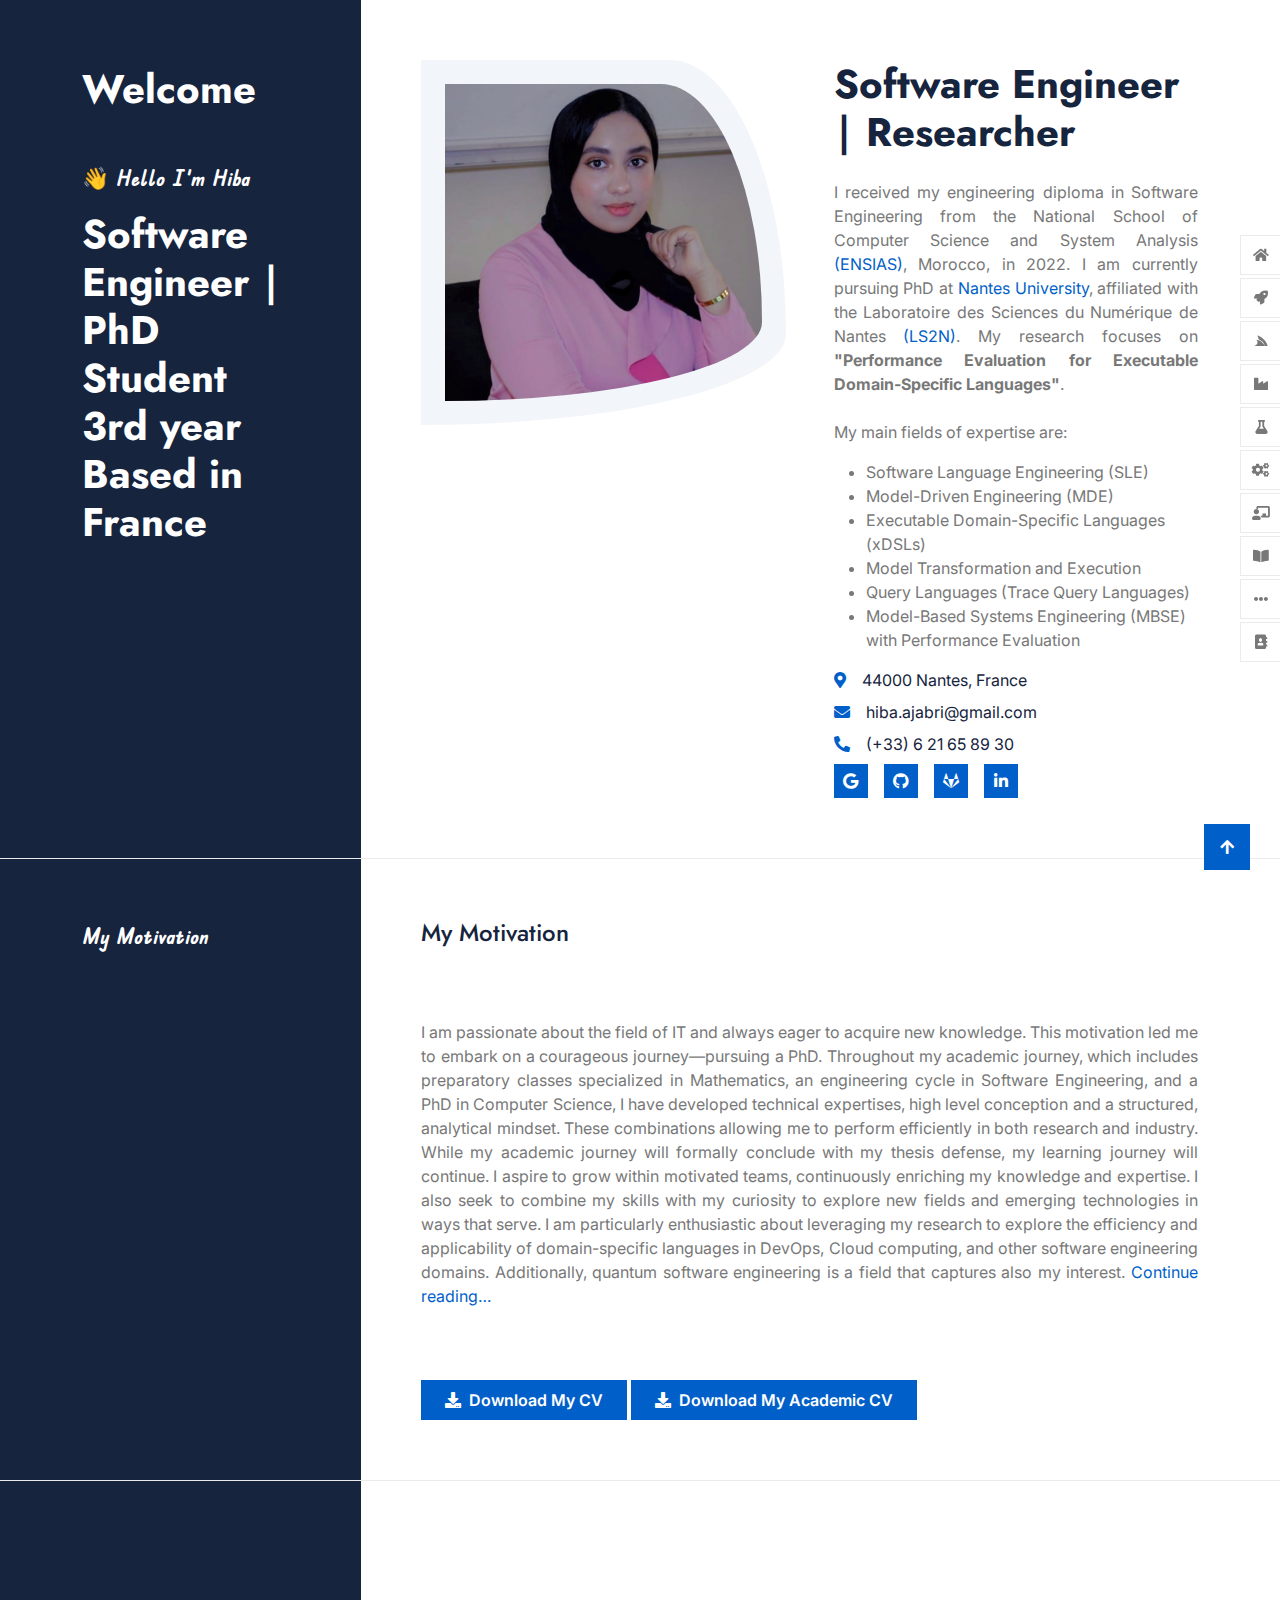
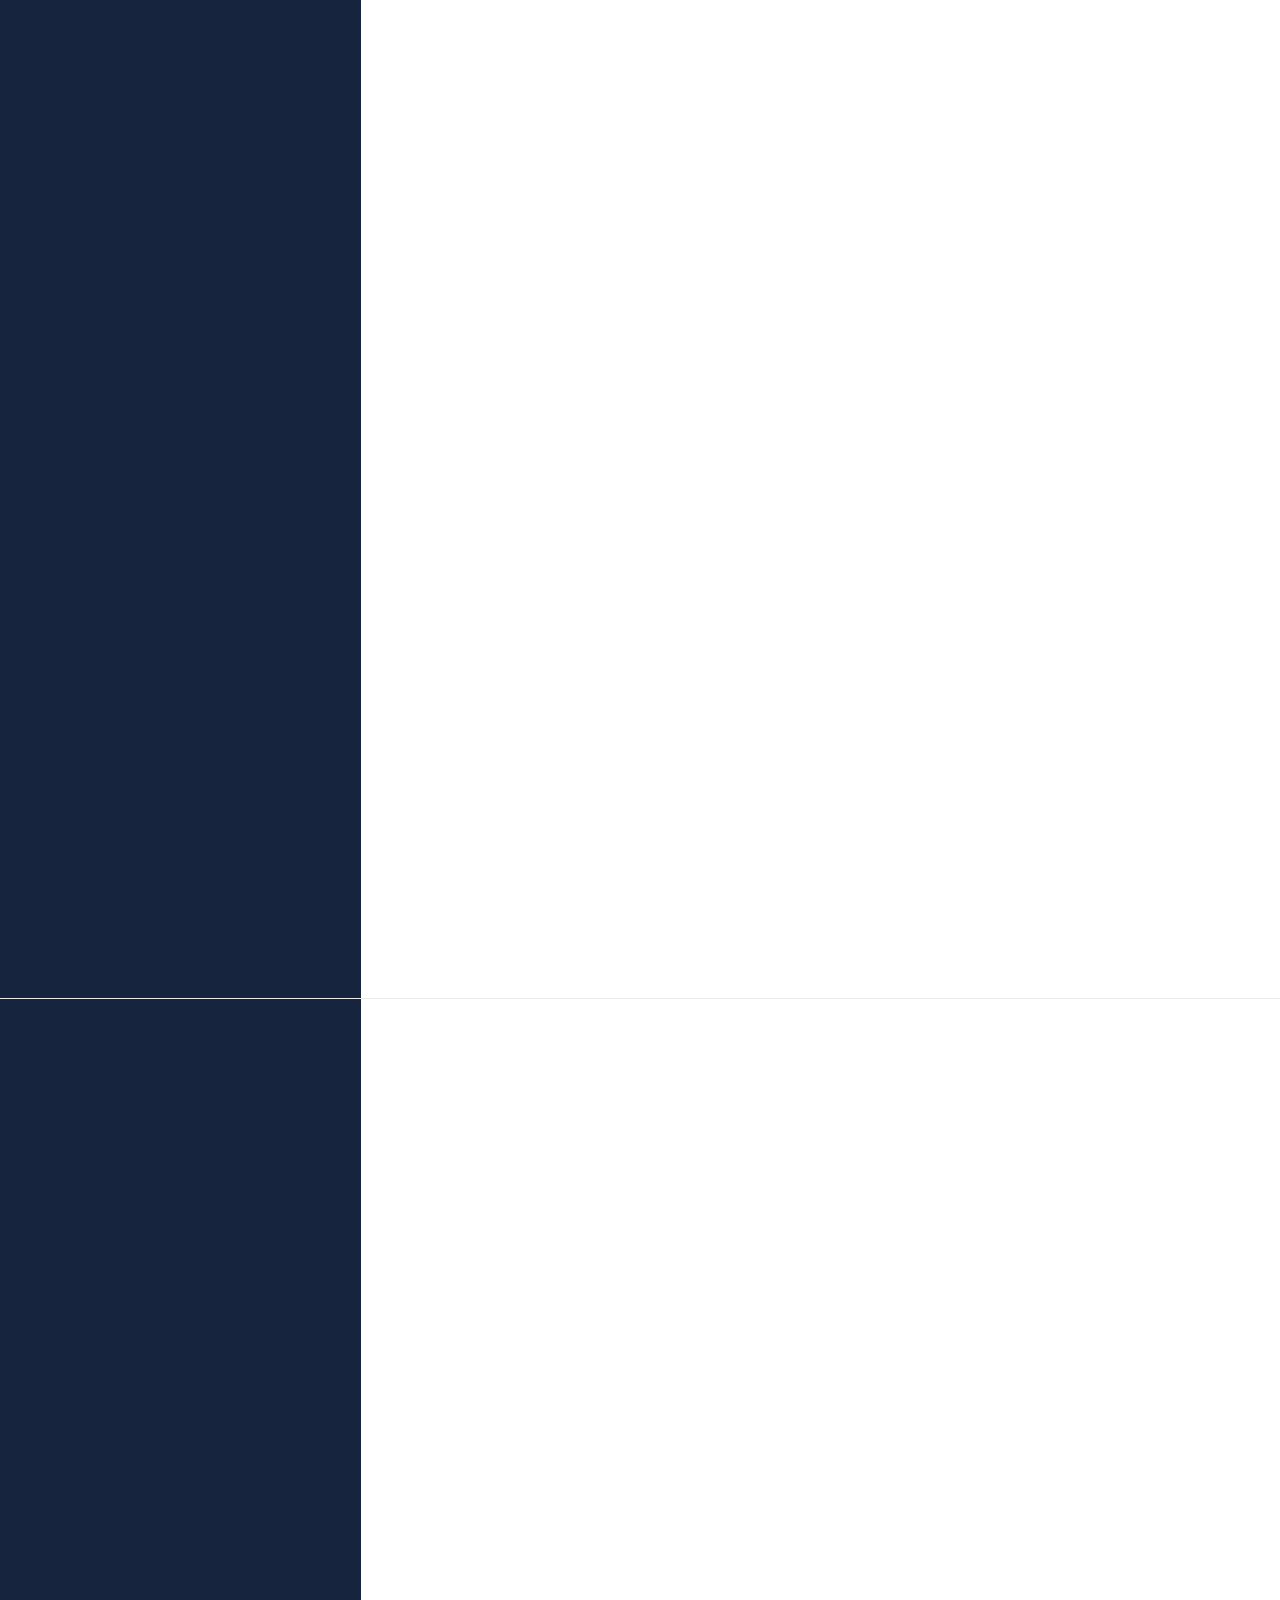
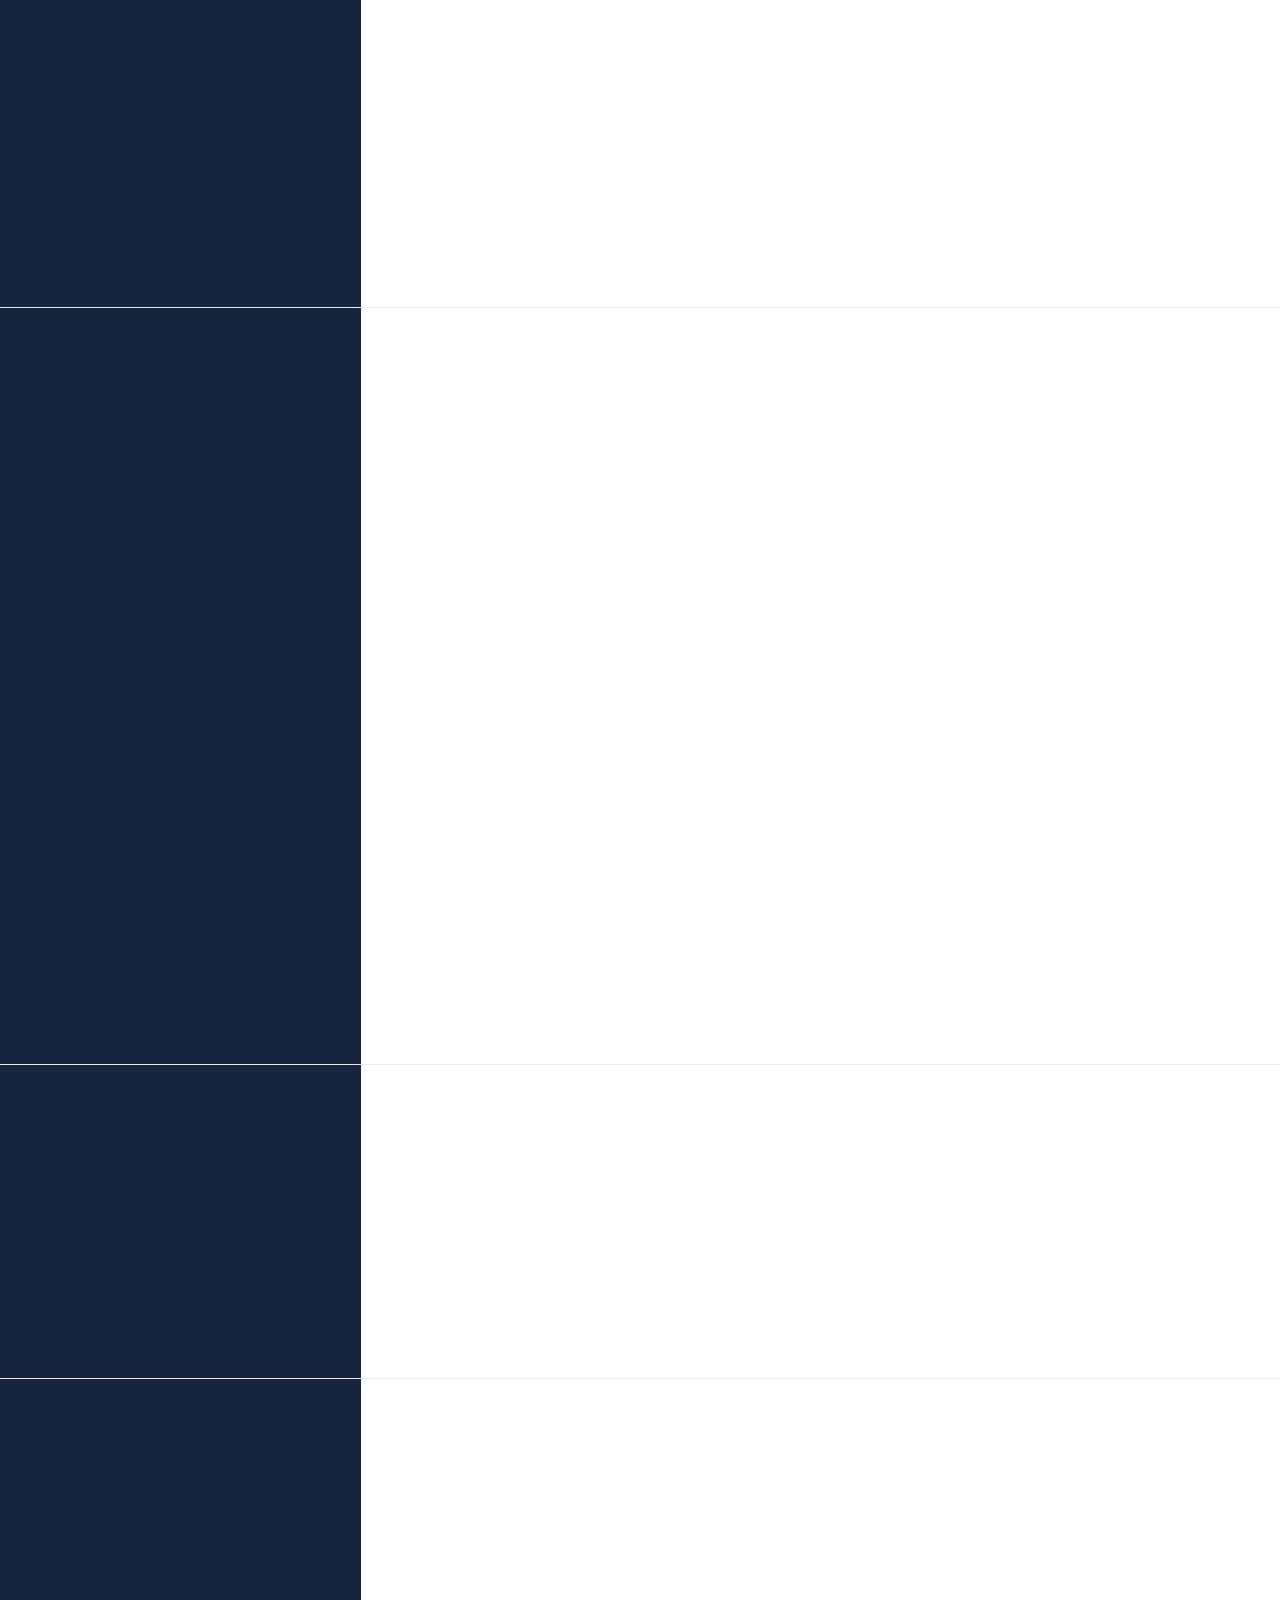
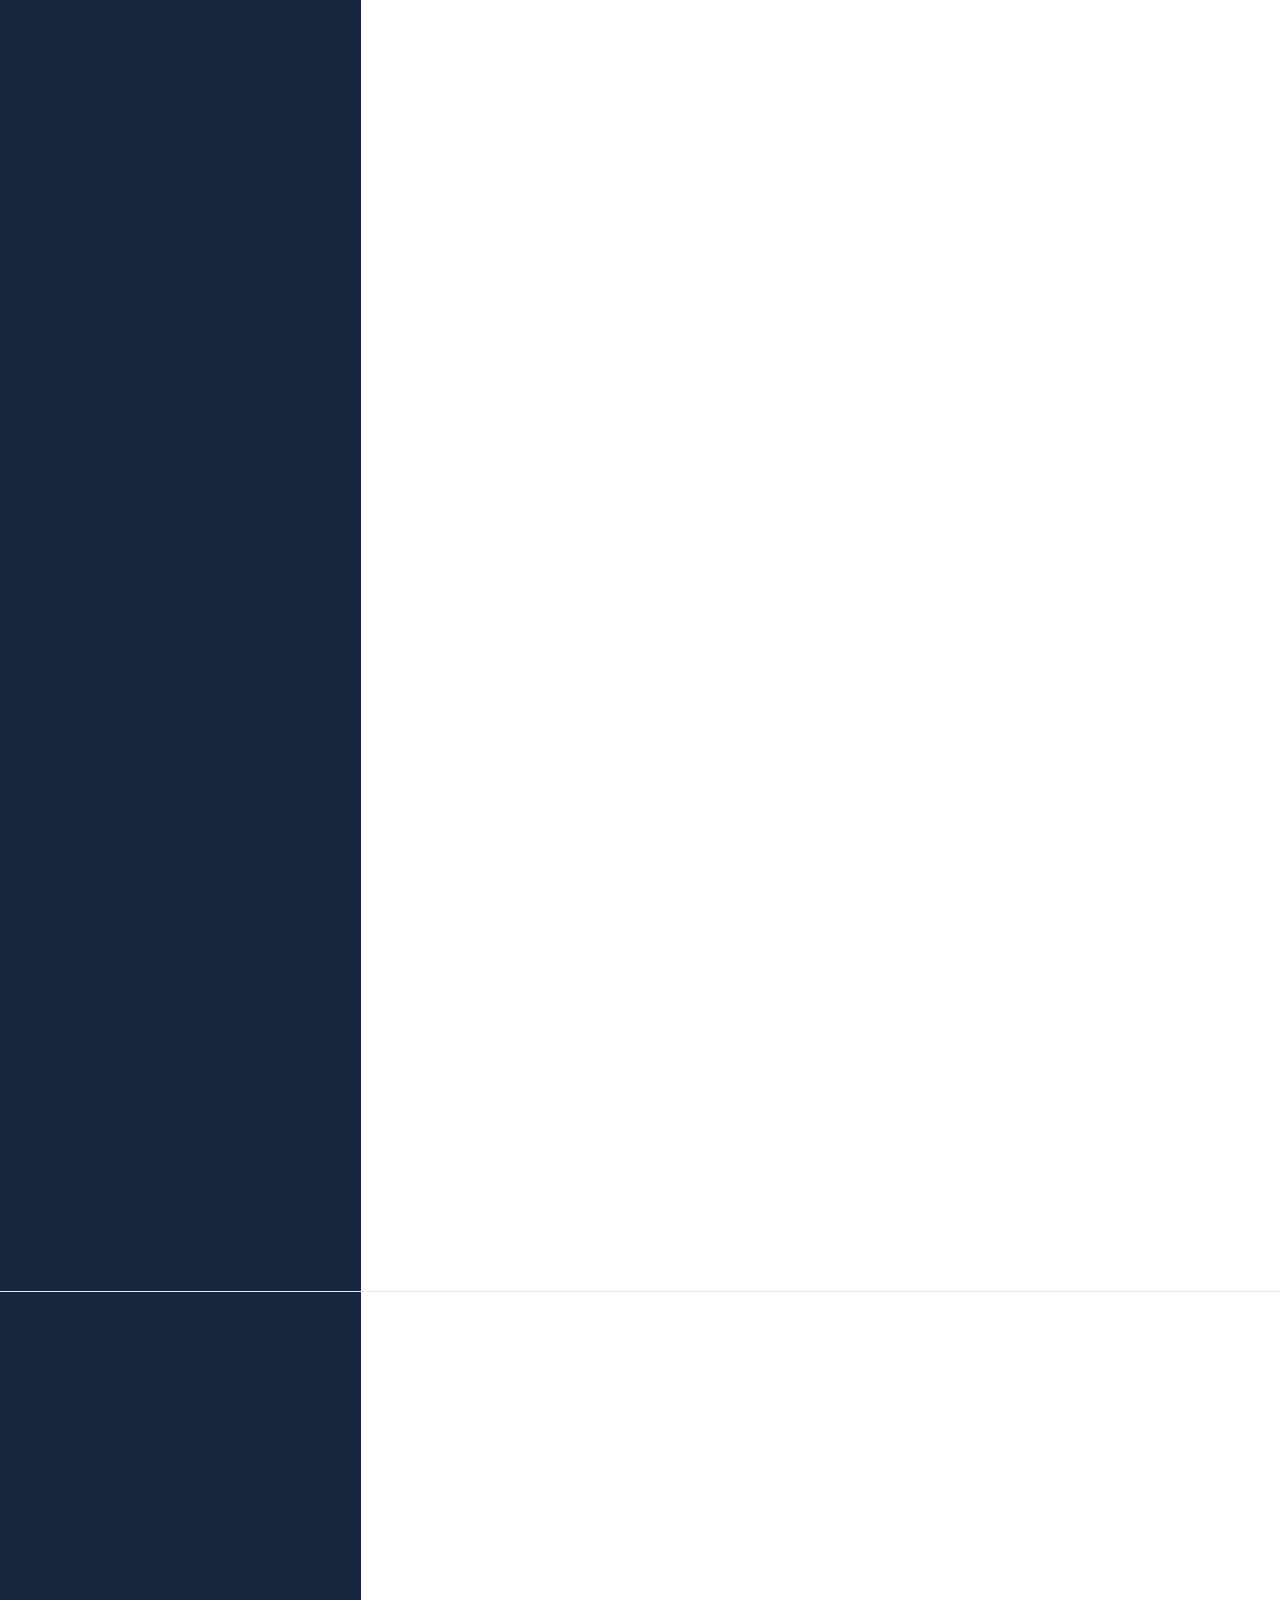
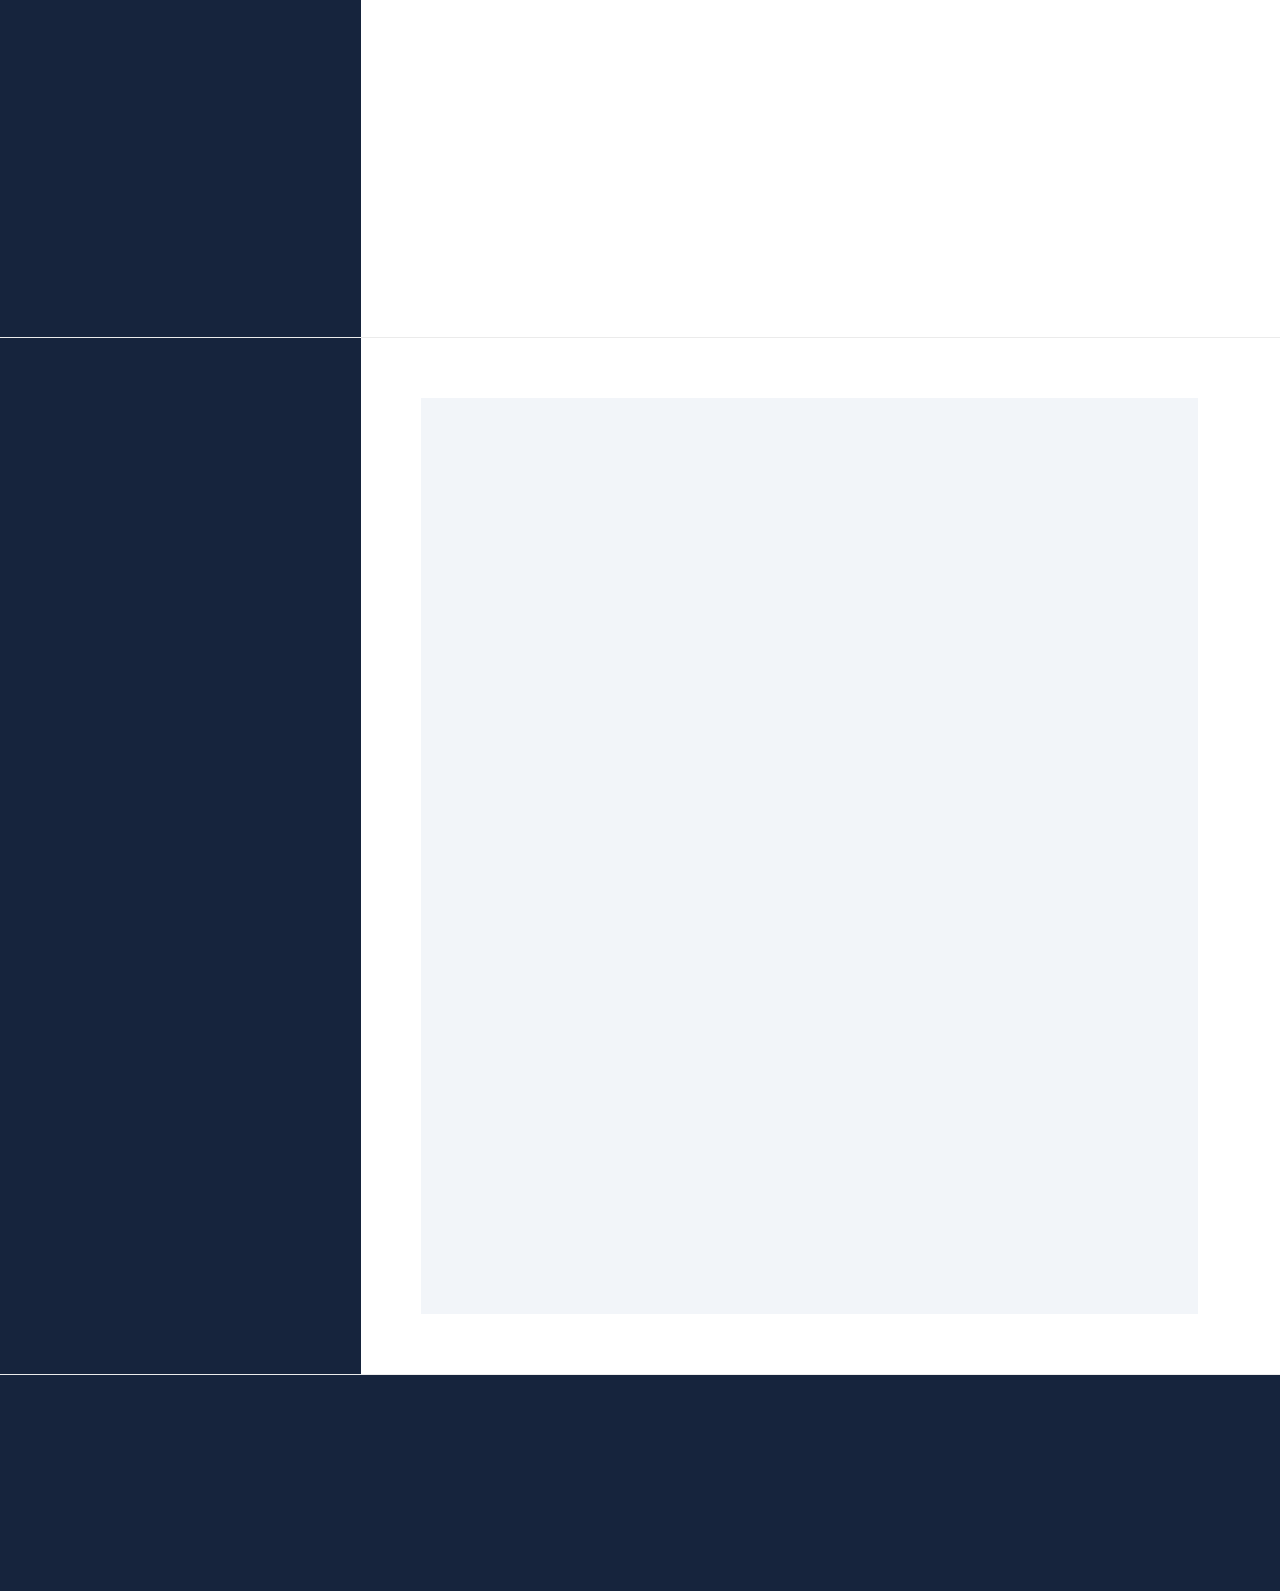
<file: index.html>
<!DOCTYPE html>
<html lang="en">

    <head>
        <meta charset="utf-8">
        <title>Hiba AJABRI - Official page</title>
        <link rel="shortcut icon" href="assets/images/hiba_logo.PNG">
        <meta content="width=device-width, initial-scale=1.0" name="viewport">
        <meta content="" name="keywords">
        <meta content="" name="description">

        <!-- Google Web Fonts -->
        <link rel="preconnect" href="https://fonts.googleapis.com">
        <link rel="preconnect" href="https://fonts.gstatic.com" crossorigin>
        <link href="https://fonts.googleapis.com/css2?family=Inter:wght@100..900&family=Edu+TAS+Beginner:wght@400..700&family=Jost:ital,wght@0,100..900;1,100..900&display=swap" rel="stylesheet">

        <!-- Icon Font Stylesheet -->
        <link rel="stylesheet" href="https://use.fontawesome.com/releases/v5.15.4/css/all.css"/>
        <link href="https://cdn.jsdelivr.net/npm/bootstrap-icons@1.4.1/font/bootstrap-icons.css" rel="stylesheet">

        <!-- Libraries Stylesheet -->
        <link rel="stylesheet" href="lib/animate/animate.min.css"/>
        <link href="lib/lightbox/css/lightbox.min.css" rel="stylesheet">
        <link href="lib/owlcarousel/assets/owl.carousel.min.css" rel="stylesheet">


        <!-- Customized Bootstrap Stylesheet -->
        <link href="css/bootstrap.min.css" rel="stylesheet">

        <!-- Template Stylesheet -->
        <link href="css/style.css" rel="stylesheet">
    </head>

    <body>

        <!-- Spinner Start -->
        <div id="spinner" class="show bg-white position-fixed translate-middle w-100 vh-100 top-50 start-50 d-flex align-items-center justify-content-center">
            <div class="spinner-border text-primary" style="width: 3rem; height: 3rem;" role="status">
                <span class="sr-only">Loading...</span>
            </div>
        </div>
        <!-- Spinner End -->


        <!-- Navbar Start -->
        <div class="container-fluid nav-section border-0">
            <nav class="navbar navbar-light">
                <div class="navbar-nav flex-column">
                    <a href="#pigraHome" class="nav-item nav-link active"><span class="fa fa-home"></span> Welcome</a>
                    <a href="#pigraAbout" class="nav-item nav-link"><span class="fas fa-rocket"></span> Motivation</a>
                    <a href="#pigraService" class="nav-item nav-link"><span class="fab fa-servicestack"></span> Service</a>
                     <!--<a href="#pigraBlog" class="nav-item nav-link"><span class="fa fa-blog"></span> Blog</a>--> 
                    <a href="blog_RODIC.html" class="nav-item nav-link"><span class="fas fa-industry"></span> Industry</a>
                    <a href="blog_research.html" class="nav-item nav-link"><span class="fas fa-flask"></span> Research</a>
                    <a href="blog_ENSIAS.html" class="nav-item nav-link"><span class="fas fa-cogs"></span> Engineering</a>
                    <a href="blog_teaching.html" class="nav-item nav-link"><span class="fas fa-chalkboard-teacher"></span> Teaching & Training</a>
                    <a href="blog_certificate.html" class="nav-item nav-link"><span class="fas fa-book-open"></span> Award & Certificate</a>
                    <a href="blog_other.html" class="nav-item nav-link"><span class="fas fa-ellipsis-h"></span> Other</a>
                    <a href="#pigraContact" class="nav-item nav-link"><span class="fas fa-address-book"></span> Contact</a>
                </div>
            </nav>
        </div>
        <!-- Navbar End -->

        <!-- Header Start -->
        <div class="container-fluid" id="pigraHome">
            <div class="container">
                <div class="row g-0">
                    <div class="col-12 col-lg-3">
                        <div class="header-content bg-dark h-100 pt-6 pe-6 pb-6">
                            <a href="index.html" class="navbar-brand d-inline-flex pb-5 wow fadeInUp" data-wow-delay="0.1s">
                                <h1 class="display-6 text-white mb-0">Welcome</h1>
                            </a>
                            <div class="text-start d-flex flex-column justify-content-center wow fadeInUp" data-wow-delay="0.3s">
                                <p class="text-white sub-title">👋 Hello I'm Hiba</p>
                                <h1 class="display-6 text-white mb-0">Software Engineer ∣ PhD Student 3rd year Based in France</h1>
                            </div>
                        </div>
                    </div>
                    <div class="col-12 col-lg-9">
                        <div class="header-img d-flex h-100 pt-6 ps-6 pb-6">
                            <div class="row g-5">
                                <div class="col-xl-6 wow fadeInUp" data-wow-delay="0.1s">
                                    <div class="bg-light p-4" style="border-radius: 68% 32% 100% 0% / 0% 75% 25% 100%;">
                                        <img src="img/header-img.jpg" class="img-fluid w-100" style="border-radius: 68% 32% 100% 0% / 0% 75% 25% 100%;" alt="Image">
                                    </div>
                                </div>
                                <div class="col-xl-6 wow fadeInUp" data-wow-delay="0.3s">
                                    <h1 class="display-6 mb-4">Software Engineer ∣ Researcher</h1>
                                    <p class="mb-4">
                                        I received my engineering diploma in Software Engineering from the National School of Computer Science and System Analysis <a href="https://ensias.um5.ac.ma/">(ENSIAS)</a>, Morocco, in 2022.
                                        I am currently pursuing PhD at <a href="https://www.univ-nantes.fr/">Nantes University</a>, affiliated with the Laboratoire des Sciences du Numérique de Nantes <a href="https://www.ls2n.fr/">(LS2N)</a>. 
                                        My research focuses on <span style="font-weight: bold;">"Performance Evaluation for Executable Domain-Specific Languages"</span>.
                                        
                                        
                                    </p>
                                    <p>My main fields of expertise are:</p>
                                    <ul> 
                                        <li>Software Language Engineering (SLE)</li>
                                        <li>Model-Driven Engineering (MDE)</li>
                                        <li>Executable Domain-Specific Languages (xDSLs)</li>
                                        <li>Model Transformation and Execution</li>
                                        <li>Query Languages (Trace Query Languages)</li>
                                        <li>Model-Based Systems Engineering (MBSE) with Performance Evaluation</li>
                                    </ul>
                                    <div class="d-flex align-items-center mb-2">
                                        <i class="fas fa-map-marker-alt text-primary me-3"></i>
                                        <p class="text-dark mb-0">44000 Nantes, France</p>
                                    </div>
                                    <div class="d-flex align-items-center mb-2">
                                        <i class="fas fa-envelope text-primary me-3"></i>
                                        <p class="text-dark mb-0">hiba.ajabri@gmail.com</p>
                                    </div>
                                    <div class="d-flex align-items-center mb-2">
                                        <i class="fa fa-phone-alt text-primary me-3"></i>
                                        <p class="text-dark mb-0">(+33) 6 21 65 89 30</p>
                                    </div>
                                    <!--<div class="d-flex align-items-center mb-4">
                                        <i class="fab fa-firefox-browser text-primary me-3"></i>
                                        <p class="text-dark mb-0">Yoursite@ex.com</p>
                                    </div>-->
                                    <div class="d-flex">
                                        <a class="btn btn-primary btn-sm-square me-3" href="https://scholar.google.fr/citations?user=QEfbu70AAAAJ&hl=fr"><i class="fab fa-google text-white"></i></a> <!--fab fa-facebook-f-->
                                        <a class="btn btn-primary btn-sm-square me-3" href="https://github.com/hiba-coder"><i class="fab fa-github text-white"></i></a><!--fab fa-twitter-f-->
                                        <a class="btn btn-primary btn-sm-square me-3" href="https://gitlab.univ-nantes.fr/rodic/evaluationKPIxDSL"><i class="fab fa-gitlab text-white"></i></a><!--fab fa-instagram-->
                                        <a class="btn btn-primary btn-sm-square me-0" href="https://www.linkedin.com/in/hiba-ajabri-b19b80195/"><i class="fab fa-linkedin-in text-white"></i></a>
                                    </div>
                                </div>
                            </div>
                        </div>
                    </div>
                </div>
            </div>
        </div>
        <!-- Header End -->


        <!-- About Start -->
        <div class="container-fluid" id="pigraAbout">
            <div class="container">
                <div class="row g-0">
                    <div class="col-12 col-lg-3">
                        <div class="about-header bg-dark h-100 pt-6 pe-6 pb-6">
                            <div class="text-start d-flex flex-column justify-content-center wow fadeInUp" data-wow-delay="0.1s">
                                <p class="text-white sub-title">My Motivation</p>
                                <h1 class="display-6 text-white mb-0"></h1>
                            </div>
                        </div>
                    </div>
                    <div class="col-12 col-lg-9">
                        <div class="about-content h-100 pt-6 ps-6 pb-6">
                            <div class="row g-5">
                                <!--<div class="col-xl-5">
                                    <div class="about-img bg-light p-4 wow fadeInUp" data-wow-delay="0.1s">
                                        <img src="img/about.jpg" class="img-fluid w-100" alt="Image">
                                        <div class="sosial-icon">
                                            <a class="btn btn-primary btn-sm-square mb-3" href="#"><i class="fab fa-facebook-f text-white"></i></a>
                                            <a class="btn btn-primary btn-sm-square mb-3" href="#"><i class="fab fa-twitter text-white"></i></a>
                                            <a class="btn btn-primary btn-sm-square mb-3" href="#"><i class="fab fa-instagram text-white"></i></a>
                                            <a class="btn btn-primary btn-sm-square mb-0" href="#"><i class="fab fa-linkedin-in text-white"></i></a>
                                        </div>
                                    </div>
                                </div>-->
                                <div class="col-xl-7 wow fadeInUp" data-wow-delay="0.3s">
                                    <h4 class="mb-4">My Motivation</h4>
                                    </div>
                                    <p class="mb-4">
                                        I am passionate about the field of IT and always eager to acquire new knowledge. 
                                        This motivation led me to embark on a courageous journey—pursuing a PhD.
                                    
                                   
                                        Throughout my academic journey, which includes preparatory classes specialized in Mathematics, an engineering cycle in Software Engineering, 
                                        and a PhD in Computer Science, 
                                        I have developed technical expertises, high level conception and a structured, analytical mindset.
                                        These combinations allowing me to perform efficiently in both research and industry.
                                    
                                        <span id="moreText" class="hidden">
                                        While my academic journey will formally conclude with my thesis defense, 
                                        my learning journey will continue. I aspire to grow within motivated teams, 
                                        continuously enriching my knowledge and expertise. 
                                        I also seek to combine my skills with my curiosity to explore new fields 
                                        and emerging technologies in ways that serve.
                                    
                                    
                                        I am particularly enthusiastic about leveraging my research to explore the efficiency and 
                                        applicability of domain-specific languages in DevOps, Cloud computing, and other software engineering domains. 
                                        Additionally, quantum software engineering is a field that captures also my interest.
                                        </span>
                                        <a class="toggleText">Continue reading&#8230;</a>
                                    </p>
                                    <!--<div class="row g-4 mb-4">
                                        <div class="col-6">
                                            <p><strong class="fw-bold text-dark">Phone :</strong> + 113-804-9098</p>
                                            <p><strong class="fw-bold text-dark">skype :</strong> mezbah.wallas</p>
                                            <p class="mb-0"><strong class="fw-bold text-dark">Address :</strong> 123 Street New York</p>
                                        </div>
                                        <div class="col-6">
                                            <p><strong class="fw-bold text-dark">Nationality :</strong> New York, USA</p>
                                            <p><strong class="fw-bold text-dark">Email :</strong> contact@mezbah.com</p>
                                            <p class="mb-0"><strong class="fw-bold text-dark">Freelancer :</strong> Available</p>
                                        </div>
                                    </div>-->
                                    
                                    <div class="mycv">
                                        <a href="files/Hiba_CV.pdf" class="btn btn-primary py-2 px-4"> <i class="fas fa-download me-2"></i>Download My CV</a>
                                        <a href="files/Academic_cv.pdf" class="btn btn-primary py-2 px-4"> <i class="fas fa-download me-2"></i>Download My Academic CV</a>
                                    </div>
                            </div>
                        </div>
                    </div>
                </div>
            </div>
        </div>
        <!-- About End -->


        <!-- Education Start -->
        <div class="container-fluid">
            <div class="container">
                <div class="row g-0">
                    <div class="col-lg-3">
                        <div class="education-header bg-dark h-100 pt-6 pe-6 pb-6">
                            <div class="text-start d-flex flex-column justify-content-center wow fadeInUp" data-wow-delay="0.1s">
                                <p class="text-white sub-title">Education</p>
                                <h1 class="display-6 text-white mb-0">My education qualification</h1>
                            </div>
                        </div>
                    </div>
                    <div class="col-lg-9">
                        <div class="education-content h-100 pt-6 ps-6 pb-6">
                            <div class="row g-4">
                                <div class="col-12">
                                    <div class="education-item rounded p-4 h-100 wow fadeInUp" data-wow-delay="0.1s">
                                        <div class="d-flex align-items-center mb-3">
                                            <p class="fs-5 mb-0 me-4">Nantes University - LS2N</p>
                                            <div>
                                                <span class="fa fa-calendar me-1"></span> January, 2023 - 2026
                                            </div>
                                        </div>
                                        <h4 class="mb-3">PhD in Computer Science</h4>
                                        <p class="mb-0">
                                            I started a PhD position in January 2023, at <a href="https://english.univ-nantes.fr/" target="_blank" rel="noopener">Nantes University</a>
                                            with the <a href="https://www.ls2n.fr/?lang=en" target="_blank" rel="noopener">Laboratory of digital sciences of Nantes (LS2N)</a>.
                                            This allows me to be a member of two research groupes <a href="https://naomod.github.io/" target="_blank" rel="noopener">NaoMod</a> at 
                                            <a href="https://www.imt-atlantique.fr/fr" target="_blank" rel="noopener">IMT</a> and 
                                            <a href="https://www.ls2n.fr/equipe/velo/" target="_blank" rel="noopener">Velo</a> at 
                                            <a href="https://sciences-techniques.univ-nantes.fr/" target="_blank" rel="noopener">FST</a>.
                                            My PhD have an industrial dimension, where I worked for 
                                            <a href="https://rodic.ls2n.fr/" target="_blank" rel="noopener">RODIC</a> project. 
                                            <a href="blog_RODIC.html" class="more-link">Continue reading&#8230;</a>
                                        </p>
                                    </div>
                                </div>
                                <div class="col-12">
                                    <div class="education-item rounded p-4 h-100 wow fadeInUp" data-wow-delay="0.1s">
                                        <div class="d-flex align-items-center mb-3">
                                            <p class="fs-5 mb-0 me-4">National School of Computer Science and System Analysis</p>
                                            <div>
                                                <span class="fa fa-calendar me-1"></span> September, 2019 - 2022
                                            </div>
                                        </div>
                                        <h4 class="mb-3">Software Engineer Diploma</h4>
                                        <p class="mb-0">
                                            I earned my degree in Software Engineering from 
                                            the National School of Computer Science and System Analysis <a href="https://ensias.um5.ac.ma/">(ENSIAS)</a>
                                            , Morocco, in 2022.
                                            <a href="blog_ENSIAS.html" class="more-link">Continue reading&#8230;</a>
                                        </p>
                                    </div>
                                </div>
                                <div class="col-12">
                                    <div class="education-item rounded p-4 h-100 wow fadeInUp" data-wow-delay="0.3s">
                                        <div class="d-flex align-items-center mb-3">
                                            <p class="fs-5 mb-0 me-4">Preparatory Classes - CPGE</p>
                                            <div>
                                                <span class="fa fa-calendar me-1"></span> 2017 - 2019
                                            </div>
                                        </div>
                                        <h4 class="mb-3">Student at CPGE</h4>
                                        <p class="mb-0">
                                            I completed the Preparatory Classes (CPGE) program, specializing in Mathematics and Physics, in Morocco. 
                                            I achieved a high rank at the national level in the Concours National Commun (CNC), which allowed me to enter <a href="https://ensias.um5.ac.ma/">ENSIAS</a>.
                                        </p>
                                    </div>
                                </div>
                                <div class="col-12">
                                    <div class="education-item rounded p-4 h-100 wow fadeInUp" data-wow-delay="0.5s">
                                        <div class="d-flex align-items-center mb-3">
                                            <p class="fs-5 mb-0 me-4">TAEIK BNOU ZIAD High School, Morocco</p>
                                            <div>
                                                <span class="fa fa-calendar me-1"></span> 2016–2017
                                            </div>
                                        </div>
                                        <h4 class="mb-3">Baccalaureate Certificate</h4> 
                                        <p class="mb-0">
                                            International Stream of Mathematical Sciences (A) - Option: French - Graduated with High Distinction and Honours.
                                        </p>
                                    </div>
                                </div>
                            </div>
                        </div>
                    </div>
                </div>
            </div>
        </div>
        <!-- Education End -->

        <!-- Experience Start -->
        <div class="container-fluid">
            <div class="container">
                <div class="row g-0">
                    <div class="col-lg-3">
                        <div class="experience-header bg-dark h-100 pt-6 pe-6 pb-6">
                            <div class="text-start d-flex flex-column justify-content-center wow fadeInUp" data-wow-delay="0.1s">
                                <p class="text-white sub-title">Experience</p>
                                <h1 class="display-6 text-white mb-0">My real work experience</h1>
                            </div>
                        </div>
                    </div>
                    <div class="col-lg-9">
                        <div class="experience-content h-100 pt-6 ps-6 pb-6">
                            <div class="row g-4">
                                <div class="col-12">
                                    <div class="experience-item rounded p-4 h-100 wow fadeInUp" data-wow-delay="0.1s">
                                        <div class="d-flex align-items-center mb-3">
                                            <p class="fs-5 mb-0 me-4">PFE Internship</p>
                                            <div>
                                                <span class="fa fa-calendar me-1"></span> 2021 - 2022
                                            </div>
                                        </div>
                                        <h4 class="mb-3">Intern  at LS2N</h4>
                                        <p class="mb-0">
                                            I completed an internship of six months at the LS2N Laboratory for my final year project, 
                                            titled «Performance Benchmarking of Executable Domain-Specific Languages».
                                        </p>
                                        <p>Tools: Gemoc studio, Kermeta 3, ATL, Xtext</p>
                                        <a href="blog_RODIC.html#internship" class="more-link">See more&#8230;</a>
                                    </div>
                                </div>
                                <div class="col-12">
                                    <div class="experience-item rounded p-4 h-100 wow fadeInUp" data-wow-delay="0.3s">
                                        <div class="d-flex align-items-center mb-3">
                                            <p class="fs-5 mb-0 me-4">Maroc Telecom Internship</p>
                                            <div>
                                                <span class="fa fa-calendar me-1"></span> 2020 - 2021
                                            </div>
                                        </div>
                                        <h4 class="mb-3">Intern  at Maroc Telecom</h4>
                                        <p class="mb-0">
                                            During this internship of two months, I conducted a study and developed an application for monitoring employee activities and work hours.
                                            <p>Tools: Spring boot –Angular- Node js - keycloak –MySql</p>
                                        </p>
                                        <a href="blog_ENSIAS.html#maroctelecom" class="more-link">See more&#8230;</a>
                                    </div>
                                </div>
                                <div class="col-12">
                                    <div class="experience-item rounded p-4 h-100 wow fadeInUp" data-wow-delay="0.5s">
                                        <div class="d-flex align-items-center mb-3">
                                            <p class="fs-5 mb-0 me-4">First Year Internship at ENSIAS</p>
                                            <div>
                                                <span class="fa fa-calendar me-1"></span> 2019 - 2020
                                            </div>
                                        </div>
                                        <h4 class="mb-3">Intern at ENSIAS</h4>
                                        <p class="mb-0">
                                            This first-year internship was at <a href="https://ensias.um5.ac.ma/">(ENSIAS)</a> in partnership with <a href="https://www.ccme.org.ma/">CCME</a>, 
                                            where I was introduced to the development of web applications using a set of tools, including Spring, Angular, and MySQL.
                                        </p>
                                    </div>
                                </div>
                            </div>
                        </div>
                    </div>
                </div>
            </div>
        </div>
        <!-- Exparience End -->


        <!-- Skills Start -->
        <div class="container-fluid">
            <div class="container">
                <div class="row g-0">
                    <div class="col-lg-3">
                        <div class="skills-header h-100 bg-dark pt-6 pe-6 pb-6">
                            <div class="text-start d-flex flex-column justify-content-center wow fadeInUp" data-wow-delay="0.1s">
                                <p class="text-white sub-title">My Skills</p>
                                <h1 class="display-6 text-white mb-0">My expertise skills</h1>
                            </div>
                        </div>
                    </div>
                    <div class="col-lg-9">
                        <div class="skills-content h-100 pt-6 ps-6 pb-6">
                            <div class="row g-4">
                                <div class="col-6 col-md-4 col-lg-4 col-xl-3">
                                    <div class="skills-item text-center rounded p-4 h-100 wow fadeInUp" data-wow-delay="0.1s">
                                        <div class="text-primary text-center mb-3"><span><img style="height: 50px; width: 100px;" src="assets/images/emflogo.PNG"></span></div><!--class="fab fa-wordpress fa-3x"-->
                                        <!--<div class="counter-counting d-flex justify-content-center">
                                            <h4 class="display-6" data-toggle="counter-up">90</h4>
                                            <h4 class="display-6">%</h4>
                                        </div>-->
                                        <p>Good expertise</p><p class="mb-0"><a href="https://projects.eclipse.org/projects/modeling.emf.emf">emf</a></p>
                                    </div>
                                </div>
                                <div class="col-6 col-md-4 col-lg-4 col-xl-3">
                                    <div class="skills-item text-center rounded p-4 h-100 wow fadeInUp" data-wow-delay="0.5s">
                                        <div class="text-primary text-center mb-3"><span><img style="height: 50px; width: 100px;" src="assets/images/xtext.png"></div>
                                        <!--<div class="counter-counting d-flex justify-content-center">
                                            <h4 class="display-6" data-toggle="counter-up">90</h4>
                                            <h4 class="display-6">%</h4>
                                        </div>-->
                                        <p>Good expertise</p><p class="mb-0"><a href="https://eclipse.dev/Xtext/">Xtext</a></p>
                                    </div>
                                </div>
                                <div class="col-6 col-md-4 col-lg-4 col-xl-3">
                                    <div class="skills-item text-center rounded p-4 h-100 wow fadeInUp" data-wow-delay="0.7s">
                                        <div class="text-primary text-center mb-3"><span><img style="height: 60px; width: 60px;" src="assets/images/kermeta.png"></span></div>
                                        <!--<div class="counter-counting d-flex justify-content-center">
                                            <h4 class="display-6" data-toggle="counter-up">90</h4>
                                            <h4 class="display-6">%</h4>
                                        </div>-->
                                        <p>Good expertise</p><p class="mb-0"><a href="https://diverse-project.github.io/k3/">Kermeta 3</a></p>
                                    </div>
                                </div>
                                <div class="col-6 col-md-4 col-lg-4 col-xl-3">
                                    <div class="skills-item text-center rounded p-4 h-100 wow fadeInUp" data-wow-delay="0.1s">
                                        <div class="text-primary text-center mb-3"><span><img style="height: 40px; width: 80px;" src="assets/images/logoATL-transparent.png"></span></div>
                                        <!--<div class="counter-counting d-flex justify-content-center">
                                            <h4 class="display-6" data-toggle="counter-up">87</h4>
                                            <h4 class="display-6">%</h4>
                                        </div>-->
                                        <p>Good expertise</p><p class="mb-0"><a href="https://eclipse.dev/atl/">ATL</a></p>
                                    </div>
                                </div>
                                <div class="col-6 col-md-4 col-lg-4 col-xl-3">
                                    <div class="skills-item text-center rounded p-4 h-100 wow fadeInUp" data-wow-delay="0.3s">
                                        <div class="text-primary text-center mb-3"><span><img style="height: 50px; width: 100px;" src="assets/images/ocllogo.PNG"></span></div>
                                        <!--<div class="counter-counting d-flex justify-content-center">
                                            <h4 class="display-6" data-toggle="counter-up">89</h4>
                                            <h4 class="display-6">%</h4>
                                        </div>-->
                                        <p>Good expertise</p><p class="mb-0"><a href="https://www.omg.org/spec/OCL/2.4/PDF">OCL</a></p>
                                    </div>
                                </div>
                                <div class="col-6 col-md-4 col-lg-4 col-xl-3">
                                    <div class="skills-item text-center rounded p-4 h-100 wow fadeInUp" data-wow-delay="0.3s">
                                        <div class="text-primary text-center mb-3"><span><img style="height: 50px; width: 100px;" src="assets/images/Logo_Sirius.png"></span></div>
                                        <!--<div class="counter-counting d-flex justify-content-center">
                                            <h4 class="display-6" data-toggle="counter-up">76</h4>
                                            <h4 class="display-6">%</h4>
                                        </div>-->
                                        <p>Good knowledge</p><p class="mb-0"><a href="https://eclipse.dev/sirius/overview.html">Sirius</a></p>
                                    </div>
                                </div>
                                <div class="col-6 col-md-4 col-lg-4 col-xl-3">
                                    <div class="skills-item text-center rounded p-4 h-100 wow fadeInUp" data-wow-delay="0.3s">
                                        <div class="text-primary text-center mb-3"><span><img style="height: 50px; width: 100px;" src="assets/images/spring.png"></span></div>
                                        <!--<div class="counter-counting d-flex justify-content-center">
                                            <h4 class="display-6" data-toggle="counter-up">76</h4>
                                            <h4 class="display-6">%</h4>
                                        </div>-->
                                        <p>Good knowledge</p><p class="mb-0"><a href="https://spring.io/projects/spring-framework">Spring</a></p>
                                    </div>
                                </div>
                                <div class="col-6 col-md-4 col-lg-4 col-xl-3">
                                    <div class="skills-item text-center rounded p-4 h-100 wow fadeInUp" data-wow-delay="0.3s">
                                        <div class="text-primary text-center mb-3"><span><img style="height: 60px; width: 60px;" src="assets/images/angular.png"></span></div>
                                        <!--<div class="counter-counting d-flex justify-content-center">
                                            <h4 class="display-6" data-toggle="counter-up">76</h4>
                                            <h4 class="display-6">%</h4>
                                        </div>-->
                                        <p>Good knowledge</p><p class="mb-0"><a href="https://angular.dev/">Angular</a></p>
                                    </div>
                                </div>
                                <div class="col-6 col-md-4 col-lg-4 col-xl-3">
                                    <div class="skills-item text-center rounded p-4 h-100 wow fadeInUp" data-wow-delay="0.3s">
                                        <div class="text-primary text-center mb-3"><span><img style="height: 60px; width: 60px;" src="assets/images/gitlogo.png"></span></div>
                                        <!--<div class="counter-counting d-flex justify-content-center">
                                            <h4 class="display-6" data-toggle="counter-up">66</h4>
                                            <h4 class="display-6">%</h4>
                                        </div>-->
                                        <p>Knowledge</p><p class="mb-0"><a href="blog_teaching.html#git">Git</a></p>
                                    </div>
                                </div>
                            </div>
                        </div>
                    </div>
                </div>
            </div>
        </div>
        <!-- Skills End -->

        <!-- Value Start -->
        <div class="container-fluid">
            <div class="container">
                <div class="row g-0">
                    <div class="col-lg-3">
                        <div class="skills-header h-100 bg-dark pt-6 pe-6 pb-6">
                            <div class="text-start d-flex flex-column justify-content-center wow fadeInUp" data-wow-delay="0.1s">
                                <p class="text-white sub-title">My Values</p>
                                <h1 class="display-6 text-white mb-0">My Core Professional Values</h1>
                            </div>
                        </div>
                    </div>
                    <div class="col-lg-9">
                        <div class="skills-content h-100 pt-6 ps-6 pb-6">
                            <div class="row g-4">
                                <div class="col-6 col-md-4 col-lg-4 col-xl-3">
                                    <div class="skills-item text-center rounded p-4 h-100 wow fadeInUp" data-wow-delay="0.1s">
                                        <div class="text-primary text-center mb-3"><span><img style="height: 50px; width: 80px;" src="assets/images/respect.PNG"></span></div><!--class="fab fa-wordpress fa-3x"-->
                                        <p></p><p class="mb-0">Respect</p>
                                    </div>
                                </div>
                                <div class="col-6 col-md-4 col-lg-4 col-xl-3">
                                    <div class="skills-item text-center rounded p-4 h-100 wow fadeInUp" data-wow-delay="0.5s">
                                        <div class="text-primary text-center mb-3"><span><img style="height: 70px; width: 70px;" src="assets/images/seriousness.PNG"></div>
                                        <p></p><p class="mb-0">Seriousness</p>
                                    </div>
                                </div>
                            </div>
                        </div>
                    </div>
                </div>
            </div>
        </div>
        <!-- Value End -->

        <!-- Service Start -->
        <div class="container-fluid" id="pigraService">
            <div class="container">
                <div class="row g-0">
                    <div class="col-lg-3">
                        <div class="service-header h-100 bg-dark pt-6 pe-6 pb-6">
                            <div class="text-start d-flex flex-column justify-content-center wow fadeInUp" data-wow-delay="0.1s">
                                <p class="text-white sub-title">My Services</p>
                                <h1 class="display-6 text-white mb-0">What are my skills? What I can do for you?</h1>
                            </div>
                        </div>
                    </div>
                    <div class="col-lg-9">
                        <div class="service-content h-100 pt-6 ps-6 pb-6">
                            <div class="row g-4">
                                <div class="col-12">
                                    <div class="service-item p-4 wow fadeInUp" data-wow-delay="0.1s">
                                        <div class="row g-4 align-items-center">
                                            <div ><!--class="col-xl-2"-->
                                                
                                            </div>
                                            <div style="display: flex;"><!--class="col-xl-3"-->
                                                <div class="col-xl-2"><i class="fas fa-bezier-curve fa-3x"></i></div>  
                                                <a class="h4 mb-0">Problem Identification & Situation Analysis</a>
                                            </div>
                                            
                                            <p class="mb-0">
                                                With three years of research experience, I’ve developed strong critical thinking skills, especially in <span style="font-weight: bold;">analyzing</span> existing systems and 
                                                <span style="font-weight: bold;">identifying problems within a defined timeframe</span>. 
                                                This involves, among other skills, expertise in software benchmarking and conducting a <span style="font-weight: bold;">tech state-of-the-art</span>. 
                                            </p>
                                            <div class="col-xl-4">
                                                
                                            </div>
                                            <!--<div class="col-xl-3">
                                                <p><i class="fa fa-check me-2"></i> UI/UX Design</p>
                                                <p><i class="fa fa-check me-2"></i> Research</p>
                                                <p class="mb-0"><i class="fa fa-check me-2"></i> Mobile App</p>
                                            </div>-->
                                        </div>
                                    </div>
                                </div>
                                <div class="col-12">
                                    <div class="service-item p-4 wow fadeInUp" data-wow-delay="0.3s">
                                        <div class="row g-4 align-items-center">
                                            <div style="display: flex;"> <!--class="col-xl-3"-->
                                                <div class="col-xl-2">
                                                    <i class="fas fa-lightbulb fa-3x"></i>
                                                </div>
                                                <a class="h4 mb-0">Innovative Solutions & Approaches</a>
                                            </div>
                                            <p class="mb-0">
                                                I am able to propose practical and efficient <span style="font-weight: bold;">solutions</span> tailored to the specific context—taking into account both <span style="font-weight: bold;">cost and time constraints</span>. 
                                                A solution suggestion is supported by a prototype to demonstrate the feasibility of the solution, how it works, its limitations, and why it fits the situation best. 
                                                This strength stems from my background in research and <span style="font-weight: bold;">model engineering</span>, which includes skills such as <span style="font-weight: bold;">modeling, simulation, and performance assessment</span>.
                                            </p>
                                            <div class="col-xl-4">
                                                
                                            </div>
                                            <!--<div class="col-xl-3">
                                                <p><i class="fa fa-check me-2"></i> UI/UX Design</p>
                                                <p><i class="fa fa-check me-2"></i> Research</p>
                                                <p class="mb-0"><i class="fa fa-check me-2"></i> Mobile App</p>
                                            </div>-->
                                        </div>
                                    </div>
                                </div>
                                <div class="col-12">
                                    <div class="service-item p-4 wow fadeInUp" data-wow-delay="0.5s">
                                        <div class="row g-4 align-items-center">
                                            <div style="display: flex;">
                                                <div class="col-xl-2">
                                                    <i class="fas fa-laptop-code fa-3x"></i>
                                                </div>
                                                <a class="h4 mb-0">Implementation & Programming</a>
                                            </div>
                                            <p class="mb-0">
                                                This is where my technical skills come into play. Throughout my academic and research projects, 
                                                I’ve gained hands-on experience in both academic and industrial environments. 
                                                I have three years of experience in <span style="font-weight: bold;">Java programming</span> and working with the <span style="font-weight: bold;">EMF (Eclipse Modeling Framework) ecosystem</span>, 
                                                including tools like <span style="font-weight: bold;">Xtext, Sirius, Xtend, and OCL</span>. 
                                                I’m also passionate about continuous learning and eager to expand my technical expertise further.
                                            </p>
                                            <div class="col-xl-4">
                                                
                                            </div>
                                            <!--<div class="col-xl-3">
                                                <p><i class="fa fa-check me-2"></i> UI/UX Design</p>
                                                <p><i class="fa fa-check me-2"></i> Research</p>
                                                <p class="mb-0"><i class="fa fa-check me-2"></i> Mobile App</p>
                                            </div>-->
                                        </div>
                                    </div>
                                </div>
                                <div class="col-12">
                                    <div class="service-item p-4 wow fadeInUp" data-wow-delay="0.5s">
                                        <div class="row g-4 align-items-center">
                                            <div style="display: flex;">
                                                <div class="col-xl-2">
                                                    <i class="fas fa-file-alt fa-3x"></i>
                                                </div>
                                                <a class="h4 mb-0">Documentation</a>
                                            </div>
                                            <p class="mb-0">
                                                Documentation is a critical phase in any project, essential for future maintenance and development.
                                                I’ve developed strong writing skills through <span style="font-weight: bold;">scientific <a href="blog_research.html#modelsward">paper writing</a>,
                                                <a href="blog_RODIC.html#internship">poster creation</a>, and technical tutorials</span>, ensuring that my work is well-structured and comprehensive. 
                                            </p>
                                            <div class="col-xl-4">
                                                
                                            </div>
                                            <!--<div class="col-xl-3">
                                                <p><i class="fa fa-check me-2"></i> UI/UX Design</p>
                                                <p><i class="fa fa-check me-2"></i> Research</p>
                                                <p class="mb-0"><i class="fa fa-check me-2"></i> Mobile App</p>
                                            </div>-->
                                        </div>
                                    </div>
                                </div>
                                <div class="col-12">
                                    <div class="service-item p-4 wow fadeInUp" data-wow-delay="0.5s">
                                        <div class="row g-4 align-items-center">
                                            <div style="display: flex;">
                                                <div class="col-xl-2">
                                                    <i class="fas fa-comments fa-3x"></i><!--fab fa-app-store-->
                                                </div>
                                                <a class="h4 mb-0">Communication & Collaboration</a>
                                            </div>
                                            <p class="mb-0">
                                                An innovative solution is only valuable if it’s clearly understood. During my study and research journey,
                                                I’ve built effective communication skills that help me convey complex ideas to diverse audiences,
                                                including those without a technical background. This ability has been refined through regular <a href="https://naomod.github.io/seminars">team meetings</a>,
                                                work-presentations, <a href="blog_research.html#modelsward">conferences</a>, <a href="blog_research.html#jdoc">seminars</a>, <a href="blog_RODIC.html#rodic2">industrial workshops</a>,
                                                tutorial animation and daily discussions with supervisors.
                                                Additionally, my work evolved within a project that required close collaboration with experts from diverse fields, including engineers, postdoctoral researchers, and PhD students.
                                            </p>
                                            <div class="col-xl-4">
                                                
                                            </div>
                                            <!--<div class="col-xl-3">
                                                <p><i class="fa fa-check me-2"></i> UI/UX Design</p>
                                                <p><i class="fa fa-check me-2"></i> Research</p>
                                                <p class="mb-0"><i class="fa fa-check me-2"></i> Mobile App</p>
                                            </div>-->
                                        </div>
                                    </div>
                                </div>
                            </div>
                        </div>
                    </div>
                </div>
            </div>
        </div>
        <!-- Service End -->


        <!-- Portfolio Start -->
        <div class="container-fluid">
            <div class="container">
                <div class="row g-0">
                    <div class="col-lg-3">
                        <div class="portfolio-header h-100 bg-dark pt-6 pe-6 pb-6">
                            <div class="text-start d-flex flex-column justify-content-center wow fadeInUp" data-wow-delay="0.1s">
                                <p class="text-white sub-title">Portfolio</p>
                                <h1 class="display-6 text-white mb-0">My Recent Work</h1>
                            </div>
                        </div>
                    </div>
                    <div class="col-lg-9">
                        <div class="portfolio-content h-100 pt-6 ps-6 pb-6">
                            <div class="portfolio-item py-5 border-bottom wow fadeInUp" data-wow-delay="0.1s">
                                <div class="row g-4 align-items-center">
                                    <div class="col-xl-6">
                                        <h4 class="text-body"><a href="blog_research.html#traceDQL">Trace Domain Query Language</a></h4>
                                        <h1 class="display-6 mb-0"><a href="https://doi.org/10.5281/zenodo.15183458">Software artifact release</a></h1>
                                    </div>
                                    <div class="col-9 col-xl-4">
                                        <div class="portfolio-img">
                                            <div class="portfolio-img-inner">
                                                <img src="assets/images/traceDQL.png" class="img-fluid" alt="Image">
                                            </div>
                                        </div>
                                    </div>
                                    <div class="col-3 col-xl-2">
                                        <div class="view-img">
                                            <a href="assets/images/traceDQL.png" class="btn btn-primary btn-lg-square"  data-lightbox="Portfolio-1"><i class="fas fa-plus"></i></a>
                                        </div>
                                    </div>
                                </div>
                            </div>
                            <div class="portfolio-item py-5 border-bottom wow fadeInUp" data-wow-delay="0.3s">
                                <div class="row g-4 align-items-center">
                                    <div class="col-xl-6">
                                        <h4 class="text-body"><a href="blog_research.html#modelsward">Article publication</a></h4>
                                        <h1 class="display-6 mb-0">Open-Source Evaluation Framework</h1>
                                    </div>
                                    <div class="col-9 col-xl-4">
                                        <div class="portfolio-img">
                                            <div class="portfolio-img-inner">
                                                <img src="assets/images/recent_work_0.jpg" class="img-fluid" alt="Image">
                                            </div>
                                        </div>
                                    </div>
                                    <div class="col-3 col-xl-2">
                                        <div class="view-img">
                                            <a href="assets/images/recent_work_0.jpg" class="btn btn-primary btn-lg-square"  data-lightbox="portfolio-2"><i class="fas fa-plus"></i></a>
                                        </div>
                                    </div>
                                </div>
                            </div>
                            <!--<div class="portfolio-item py-5 wow fadeInUp" data-wow-delay="0.5s">
                                <div class="row g-4 align-items-center">
                                    <div class="col-xl-6">
                                        <h4 class="text-body">Photography</h4>
                                        <h1 class="display-6 mb-0">Security Analysis for ABC Corporation</h1>
                                    </div>
                                    <div class="col-9 col-xl-4">
                                        <div class="portfolio-img">
                                            <div class="portfolio-img-inner">
                                                <img src="img/portfolio-3.jpg" class="img-fluid" alt="Image">
                                            </div>
                                        </div>
                                    </div>
                                    <div class="col-3 col-xl-2">
                                        <div class="view-img">
                                            <a href="img/portfolio-3.jpg" class="btn btn-primary btn-lg-square"  data-lightbox="portfolio-3"><i class="fas fa-plus"></i></a>
                                        </div>
                                    </div>
                                </div>
                            </div>-->
                        </div>
                    </div>
                </div>
            </div>
        </div>
        <!-- Portfolio End -->


        <!-- Blog Start --
        <div class="container-fluid" id="pigraBlog">
            <div class="container">
                <div class="row g-0">
                    <div class="col-lg-3">
                        <div class="blog-header h-100 bg-dark pt-6 pe-6 pb-6">
                            <div class="text-start d-flex flex-column justify-content-center wow fadeInUp" data-wow-delay="0.1s">
                                <p class="text-white sub-title">Blog</p>
                                <h1 class="display-6 text-white mb-0">Recent Posts</h1>
                            </div>
                        </div>
                    </div>
                    <div class="col-lg-9">
                        <div class="blog-content h-100 pt-6 ps-6 pb-6">
                            <div class="row g-4">
                                <div class="col-xl-6">
                                    <div class="blog-item wow fadeInUp" data-wow-delay="0.1s">
                                        <div class="row g-4">
                                            <div class="col-4">
                                                <div class="blog-item-img bg-dark h-100">
                                                    <a href="#">
                                                        <img src="img/blog-1.jpg" class="img-fluid w-100 h-100" style="object-fit: cover;" alt="Image">
                                                    </a>
                                                </div>
                                            </div>
                                            <div class="col-8">
                                                <div class="h-100">
                                                    <p class="text-body mb-3"><i class="fa fa-calendar-alt me-2"></i> November 12, 2024</p>
                                                    <a href="#" class="d-inline-block h4 mb-4">Secrets of the Mobile Application</a>
                                                    <div class="py-2 px-3 bg-light d-flex justify-content-between">
                                                        <p class="mb-0 text-body">By <a href="#" class="h6">Bernard</a></p>
                                                        <p class="mb-0 text-body">In <a href="#" class="h6">Design</a></p>
                                                    </div>
                                                </div>
                                            </div>
                                        </div>
                                    </div>
                                </div>
                                <div class="col-xl-6">
                                    <div class="blog-item wow fadeInUp" data-wow-delay="0.3s">
                                        <div class="row g-4">
                                            <div class="col-4">
                                                <div class="blog-item-img bg-dark h-100">
                                                    <a href="#">
                                                        <img src="img/blog-2.jpg" class="img-fluid w-100 h-100" style="object-fit: cover;" alt="Image">
                                                    </a>
                                                </div>
                                            </div>
                                            <div class="col-8">
                                                <div class="h-100">
                                                    <p class="text-body mb-3"><i class="fa fa-calendar-alt me-2"></i> November 18, 2024</p>
                                                    <a href="#" class="d-inline-block h4 mb-4">How to Create Quality Figma Design</a>
                                                    <div class="py-2 px-3 bg-light d-flex justify-content-between">
                                                        <p class="mb-0 text-body">By <a href="#" class="h6">Walker</a></p>
                                                        <p class="mb-0 text-body">In <a href="#" class="h6">Media</a></p>
                                                    </div>
                                                </div>
                                            </div>
                                        </div>
                                    </div>
                                </div>
                                <div class="col-xl-6">
                                    <div class="blog-item wow fadeInUp" data-wow-delay="0.5s">
                                        <div class="row g-4">
                                            <div class="col-4">
                                                <div class="blog-item-img bg-dark h-100">
                                                    <a href="#">
                                                        <img src="img/blog-3.jpg" class="img-fluid w-100 h-100" style="object-fit: cover;" alt="Image">
                                                    </a>
                                                </div>
                                            </div>
                                            <div class="col-8">
                                                <div class="h-100">
                                                    <p class="text-body mb-3"><i class="fa fa-calendar-alt me-2"></i> November 23, 2025</p>
                                                    <a href="#" class="d-inline-block h4 mb-4">Tutorials for Learning Development</a>
                                                    <div class="py-2 px-3 bg-light d-flex justify-content-between">
                                                        <p class="mb-0 text-body">By <a href="#" class="h6">Jacob</a></p>
                                                        <p class="mb-0 text-body">In <a href="#" class="h6">Lifestyle</a></p>
                                                    </div>
                                                </div>
                                            </div>
                                        </div>
                                    </div>
                                </div>
                                <div class="col-xl-6">
                                    <div class="blog-item wow fadeInUp" data-wow-delay="0.7s">
                                        <div class="row g-4">
                                            <div class="col-4">
                                                <div class="blog-item-img bg-dark h-100">
                                                    <a href="#">
                                                        <img src="img/blog-4.jpg" class="img-fluid w-100 h-100" style="object-fit: cover;" alt="Image">
                                                    </a>
                                                </div>
                                            </div>
                                            <div class="col-8">
                                                <div class="h-100">
                                                    <p class="text-body mb-3"><i class="fa fa-calendar-alt me-2"></i> November 26, 2025</p>
                                                    <a href="#" class="d-inline-block h4 mb-4">Tutorials for Learning Development</a>
                                                    <div class="py-2 px-3 bg-light d-flex justify-content-between">
                                                        <p class="mb-0 text-body">By <a href="#" class="h6">Perkel</a></p>
                                                        <p class="mb-0 text-body">In <a href="#" class="h6">Design</a></p>
                                                    </div>
                                                </div>
                                            </div>
                                        </div>
                                    </div>
                                </div>
                                <div class="col-12 wow fadeInUp" data-wow-delay="0.9s">
                                    <div class="blog-btn d-flex justify-content-center">
                                        <p class="mb-0 me-2">For More Works Visit</p>
                                        <a href="#" class="btn d-inline-block p-0">Our Blog</a>
                                    </div>
                                </div>
                            </div>
                        </div>
                    </div>
                </div>
            </div>
        </div>
        <!- Blog End -->


        <!-- Testimonial Start --
        <div class="container-fluid">
            <div class="container">
                <div class="row g-0">
                    <div class="col-lg-3">
                        <div class="testimonial-header h-100 bg-dark pt-6 pe-6 pb-6">
                            <div class="text-start d-flex flex-column justify-content-center wow fadeInUp" data-wow-delay="0.1s">
                                <p class="text-white sub-title">Testimonial</p>
                                <h1 class="display-6 text-white mb-0">What People Say</h1>
                            </div>
                        </div>
                    </div>
                    <div class="col-lg-9">
                        <div class="testimonial-content h-100 pt-6 ps-6 pb-6">
                            <div class="testimonial-carousel owl-carousel bg-light wow fadeInUp" data-wow-delay="0.1s">
                                <div class="testimonial-item" data-dot="<img class='img-fluid' src='img/testimonial-img-1.jpg' alt=''>">
                                    <div class="row gy-4 gx-2 mb-4">
                                        <div class="col-sm-6">
                                            <div class="d-flex justify-content-sm-end">
                                                <div class="testimonial-inner-img border border-primary border-3 me-4" style="width: 100px; height: 100px;">
                                                    <img src="img/testimonial-img-1.jpg" class="img-fluid" style="object-fit: cover;" alt="">
                                                </div>
                                            </div>
                                        </div>
                                        <div class="col-sm-6">
                                            <div>
                                                <h5 class="mb-2">John Abraham</h5>
                                                <p class="mb-0">New York, USA</p>
                                            </div>
                                        </div>
                                    </div>
                                    <div class="text-sm-center">
                                        <p>Lorem ipsum dolor, sit amet consectetur adipisicing elit. Asperiores nemo facilis tempora esse explicabo sed! Dignissimos quia ullam pariatur blanditiis sed voluptatum. Totam aut quidem laudantium tempora. Minima, saepe earum!
                                        </p>
                                        <div class="d-flex justify-content-sm-center">
                                            <i class="fas fa-star text-primary"></i>
                                            <i class="fas fa-star text-primary"></i>
                                            <i class="fas fa-star text-primary"></i>
                                            <i class="fas fa-star text-primary"></i>
                                            <i class="fas fa-star text-primary"></i>
                                        </div>
                                    </div>
                                </div>
                                <div class="testimonial-item" data-dot="<img class='img-fluid' src='img/testimonial-img-2.jpg' alt=''>">
                                    <div class="row gy-4 gx-2 mb-4">
                                        <div class="col-sm-6">
                                            <div class="d-flex justify-content-sm-end">
                                                <div class="testimonial-inner-img border border-primary border-3 me-4" style="width: 100px; height: 100px;">
                                                    <img src="img/testimonial-img-2.jpg" class="img-fluid" style="object-fit: cover;" alt="">
                                                </div>
                                            </div>
                                        </div>
                                        <div class="col-sm-6">
                                            <div>
                                                <h5 class="mb-2">John Abraham</h5>
                                                <p class="mb-0">New York, USA</p>
                                            </div>
                                        </div>
                                    </div>
                                    <div class="text-sm-center">
                                        <p>Lorem ipsum dolor, sit amet consectetur adipisicing elit. Asperiores nemo facilis tempora esse explicabo sed! Dignissimos quia ullam pariatur blanditiis sed voluptatum. Totam aut quidem laudantium tempora. Minima, saepe earum!
                                        </p>
                                        <div class="d-flex justify-content-sm-center">
                                            <i class="fas fa-star text-primary"></i>
                                            <i class="fas fa-star text-primary"></i>
                                            <i class="fas fa-star text-primary"></i>
                                            <i class="fas fa-star text-primary"></i>
                                            <i class="fas fa-star text-primary"></i>
                                        </div>
                                    </div>
                                </div>
                                <div class="testimonial-item" data-dot="<img class='img-fluid' src='img/testimonial-img-3.jpg' alt=''>">
                                    <div class="row gy-4 gx-2 mb-4">
                                        <div class="col-sm-6">
                                            <div class="d-flex justify-content-sm-end">
                                                <div class="testimonial-inner-img border border-primary border-3 me-4" style="width: 100px; height: 100px;">
                                                    <img src="img/testimonial-img-3.jpg" class="img-fluid" style="object-fit: cover;" alt="">
                                                </div>
                                            </div>
                                        </div>
                                        <div class="col-sm-6">
                                            <div>
                                                <h5 class="mb-2">John Abraham</h5>
                                                <p class="mb-0">New York, USA</p>
                                            </div>
                                        </div>
                                    </div>
                                    <div class="text-sm-center">
                                        <p>Lorem ipsum dolor, sit amet consectetur adipisicing elit. Asperiores nemo facilis tempora esse explicabo sed! Dignissimos quia ullam pariatur blanditiis sed voluptatum. Totam aut quidem laudantium tempora. Minima, saepe earum!
                                        </p>
                                        <div class="d-flex justify-content-sm-center">
                                            <i class="fas fa-star text-primary"></i>
                                            <i class="fas fa-star text-primary"></i>
                                            <i class="fas fa-star text-primary"></i>
                                            <i class="fas fa-star text-primary"></i>
                                            <i class="fas fa-star text-primary"></i>
                                        </div>
                                    </div>
                                </div>
                            </div>
                        </div>
                    </div>
                </div>
            </div>
        </div>
        <!- Testimonial End -->


        <!-- Contact Start -->
        <div class="container-fluid" id="pigraContact">
            <div class="container">
                <div class="row g-0">
                    <div class="col-lg-3">
                        <div class="contact-header h-100 bg-dark pt-6 pe-6 pb-6">
                            <div class="text-start d-flex flex-column justify-content-center wow fadeInUp" data-wow-delay="0.1s">
                                <p class="text-white sub-title">Contact Me</p>
                                <h1 class="display-6 text-white mb-0"></h1> <!--Let’s Start A New Project-->
                            </div>
                        </div>
                    </div>
                    <div class="col-lg-9">
                       <div class="contact-content h-100 pt-6 ps-6 pb-6">
                            <div class="bg-light p-4">
                                <div class="row g-5">
                                    <div class="col-xl-5 wow fadeInUp" data-wow-delay="0.1s">
                                        <p class="mb-4"><!--The contact form is currently inactive. Get a functional and working contact form with Ajax & PHP in a few minutes. Just copy and paste the files, add a little code and you're done. <a class="text-primary fw-bold" href="https://htmlcodex.com/contact-form">Download Now</a>.</p>-->
                                        <div class="d-flex mb-4">
                                            <div class="btn-xl-square bg-primary text-white me-3">
                                                <i class="fas fa-map-marker-alt"></i>
                                            </div>
                                            <div>
                                                <h4>Address</h4>
                                                <p class="mb-0">44000 Nantes, France</p>
                                            </div>
                                        </div>
                                        <div class="d-flex mb-4">
                                            <div class="btn-xl-square bg-primary text-white me-3">
                                                <i class="fas fa-envelope"></i>
                                            </div>
                                            <div>
                                                <h4>Mail Us</h4>
                                                <p class="mb-0">hiba.ajabri@gmail.com</p>
                                            </div>
                                        </div>
                                        <div class="d-flex">
                                            <div class="btn-xl-square bg-primary text-white me-3">
                                                <i class="fa fa-phone-alt"></i>
                                            </div>
                                            <div>
                                                <h4>Telephone</h4>
                                                <p class="mb-0">(+33) 6 21 65 89 30</p>
                                            </div>
                                        </div>
                                    </div>
                                    <div class="col-xl-7 wow fadeInUp" data-wow-delay="0.3s">
                                        <div>
                                            <form action="https://formsubmit.co/hiba.ajabri@gmail.com" method="POST">
                                                <input type="hidden" name="_next" value="https://hiba-coder.github.io/">
                                                <div class="row g-3">
                                                    <div class="col-lg-12 col-xl-6">
                                                        <div class="form-floating">
                                                            <input type="text" class="form-control border-0" id="name" name="name" placeholder="Your Name" required>
                                                            <label for="name">Your Name</label>
                                                        </div>
                                                    </div>
                                                    <div class="col-lg-12 col-xl-6">
                                                        <div class="form-floating">
                                                            <input type="email" class="form-control border-0" id="email" name="email" placeholder="Your Email" required>
                                                            <label for="email">Your Email</label>
                                                        </div>
                                                    </div>
                                                    <div class="col-lg-12 col-xl-6">
                                                        <div class="form-floating">
                                                            <input type="phone" class="form-control border-0" id="phone" name="phone" placeholder="Phone">
                                                            <label for="phone">Your Phone</label>
                                                        </div>
                                                    </div>
                                                    <div class="col-lg-12 col-xl-6">
                                                        <div class="form-floating">
                                                            <input type="text" class="form-control border-0" id="project" name="project" placeholder="Project">
                                                            <label for="project">Your Project</label>
                                                        </div>
                                                    </div>
                                                    <div class="col-12">
                                                        <div class="form-floating">
                                                            <input type="text" class="form-control border-0" id="subject" name="subject" placeholder="Subject">
                                                            <label for="subject">Subject</label>
                                                        </div>
                                                    </div>
                                                    <div class="col-12">
                                                        <div class="form-floating">
                                                            <textarea class="form-control border-0" name="message" placeholder="Leave a message here" id="message" style="height: 120px"></textarea>
                                                            <label for="message">Message</label>
                                                        </div>
                
                                                    </div>
                                                    <div class="col-12">
                                                        <button type="submit" class="btn btn-primary w-100 py-3">Send Message</button>
                                                    </div>
                                                </div>
                                            </form>
                                        </div>
                                    </div>
                                    <div class="col-12 wow fadeInUp" data-wow-delay="0.5s">
                                        <div class="rounded">
                                            <iframe class="rounded w-100" 
                                            style="height: 400px;"  
                                            src="https://www.google.com/maps/embed?pb=!1m18!1m12!1m3!1d85330.18623378033!2d-1.642906770715104!3d47.23820359085529!2m3!1f0!2f0!3f0!3m2!1i1024!2i768!4f13.1!3m3!1m2!1s0x4805ee81f0a8aead%3A0x40d37521e0ded30!2sNantes!5e1!3m2!1sfr!2sfr!4v1746989212399!5m2!1sfr!2sfr"
                                            loading="lazy" referrerpolicy="no-referrer-when-downgrade"></iframe>
                                        </div>
                                    </div>
                                </div>
                            </div>
                       </div>
                    </div>
                </div>
            </div>
        </div>
        <!-- Contact End -->
        
        <!-- Footer Start -->
        <div class="container-fluid footer bg-dark border-bottom-0">
            <div class="container wow fadeIn" data-wow-delay="0.1s">
                <div class="row g-0">
                    <div class="col-12">
                       <div class="footer-content h-100 pt-6 ps-6 pb-6">
                            <div class="row g-4 align-items-center">
                                <div class="col-12 text-center">
                                    <!--<div class="d-flex justify-content-center">
                                        <a class="btn btn-light btn-md-square me-3" href=""><i class="fab fa-facebook-f"></i></a>
                                        <a class="btn btn-light btn-md-square me-3" href=""><i class="fab fa-twitter"></i></a>
                                        <a class="btn btn-light btn-md-square me-3" href=""><i class="fab fa-instagram"></i></a>
                                        <a class="btn btn-light btn-md-square me-0" href=""><i class="fab fa-linkedin-in"></i></a>
                                    </div>-->
                                </div>
                                <div class="col-12 text-center">
                                    <span class="text-body"><a href="#" class="border-bottom text-white"><i class="fas fa-copyright text-body me-2"></i>Your Site Name</a>, All right reserved.</span>
                                </div>
                                <div class="col-12 text-center text-body">
                                    <!--/*** This template is free as long as you keep the below author’s credit link/attribution link/backlink. ***/-->
                                    <!--/*** If you'd like to use the template without the below author’s credit link/attribution link/backlink, ***/-->
                                    <!--/*** you can purchase the Credit Removal License from "https://htmlcodex.com/credit-removal". ***/-->
                                    Designed By <a class="border-bottom text-white" href="https://htmlcodex.com">HTML Codex</a>
                                </div>
                            </div>
                       </div>        
                    </div>
                </div>
            </div>
        </div>
        <!-- Footer End -->

        <!-- Back to Top -->
        <a href="#" class="btn btn-primary btn-lg-square back-to-top"><i class="fa fa-arrow-up"></i></a>   

        
        <!-- JavaScript Libraries -->
        <script src="https://ajax.googleapis.com/ajax/libs/jquery/3.6.4/jquery.min.js"></script>
        <script src="https://cdn.jsdelivr.net/npm/bootstrap@5.0.0/dist/js/bootstrap.bundle.min.js"></script>
        <script src="lib/wow/wow.min.js"></script>
        <script src="lib/easing/easing.min.js"></script>
        <script src="lib/waypoints/waypoints.min.js"></script>
        <script src="lib/counterup/counterup.min.js"></script>
        <script src="lib/lightbox/js/lightbox.min.js"></script>
        <script src="lib/owlcarousel/owl.carousel.min.js"></script>
        

        <!-- Template Javascript -->
        <script src="js/main.js"></script>
    </body>

</html>
</file>
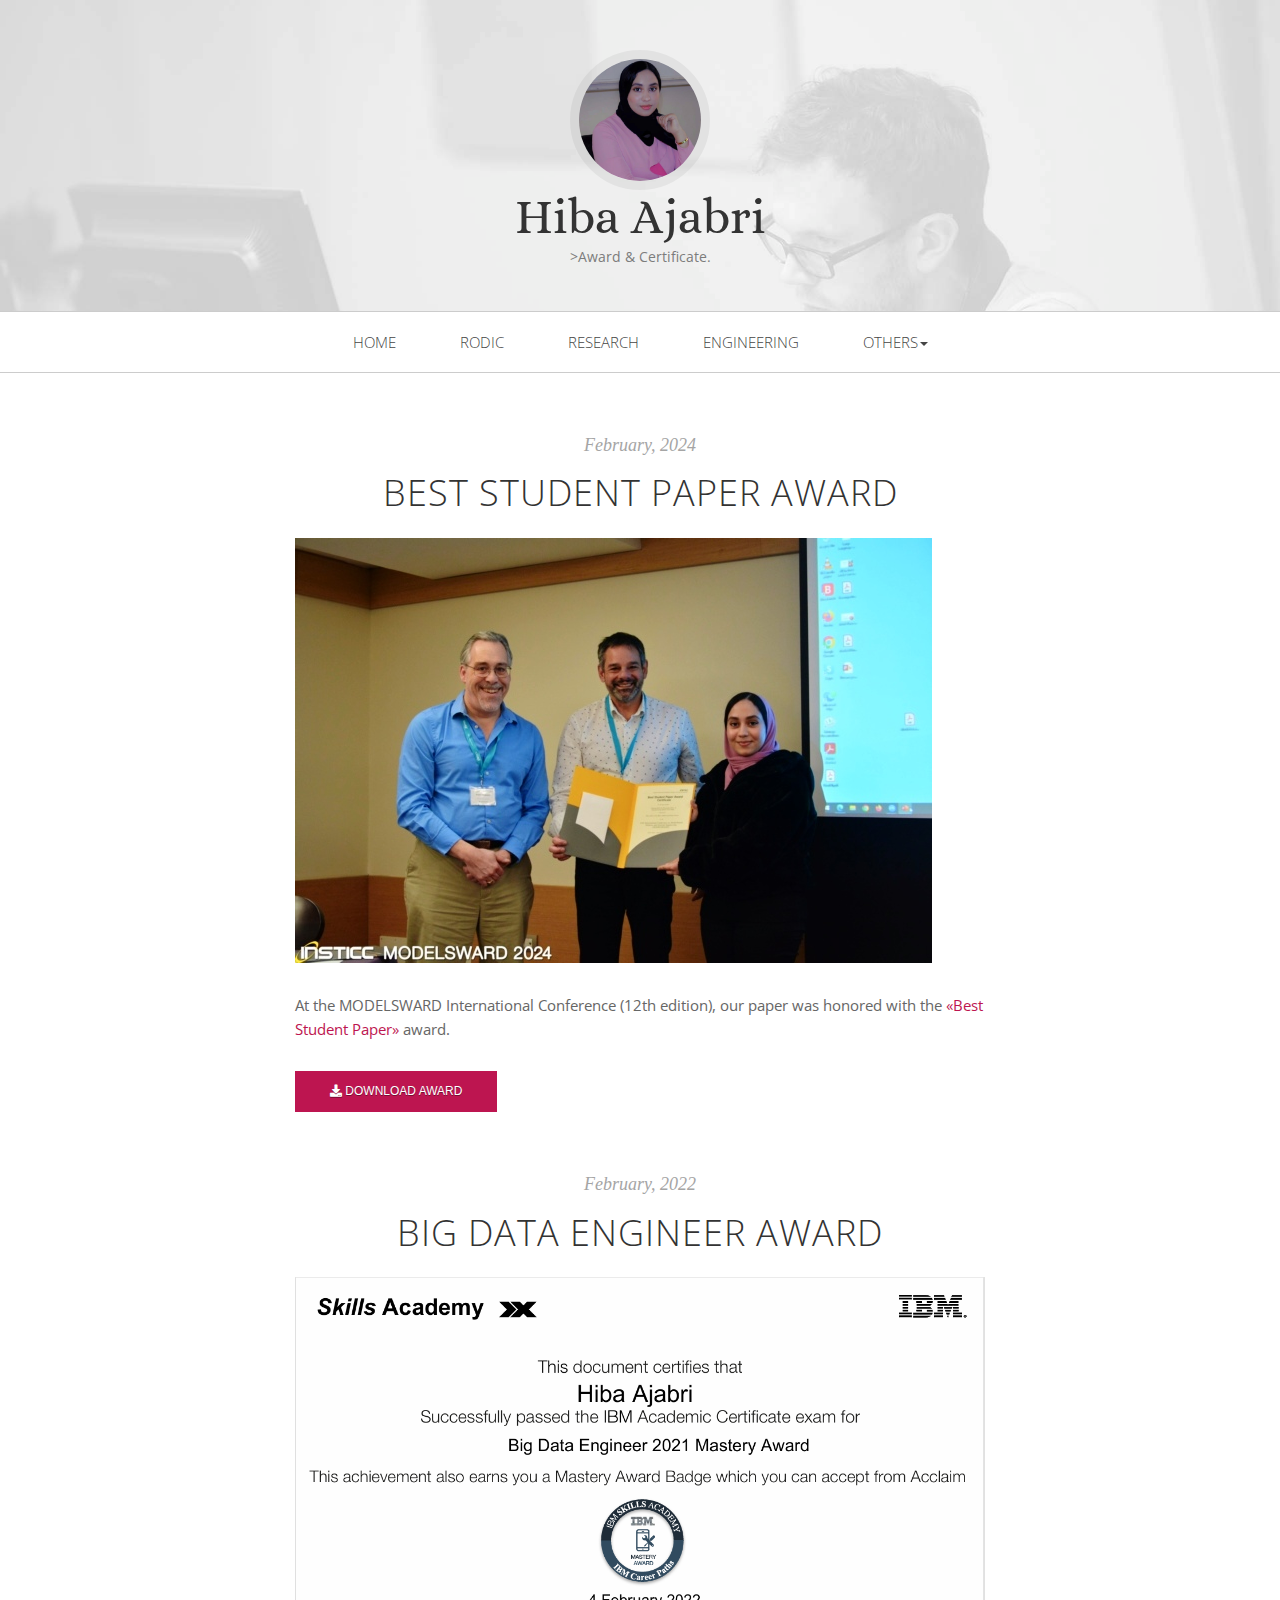
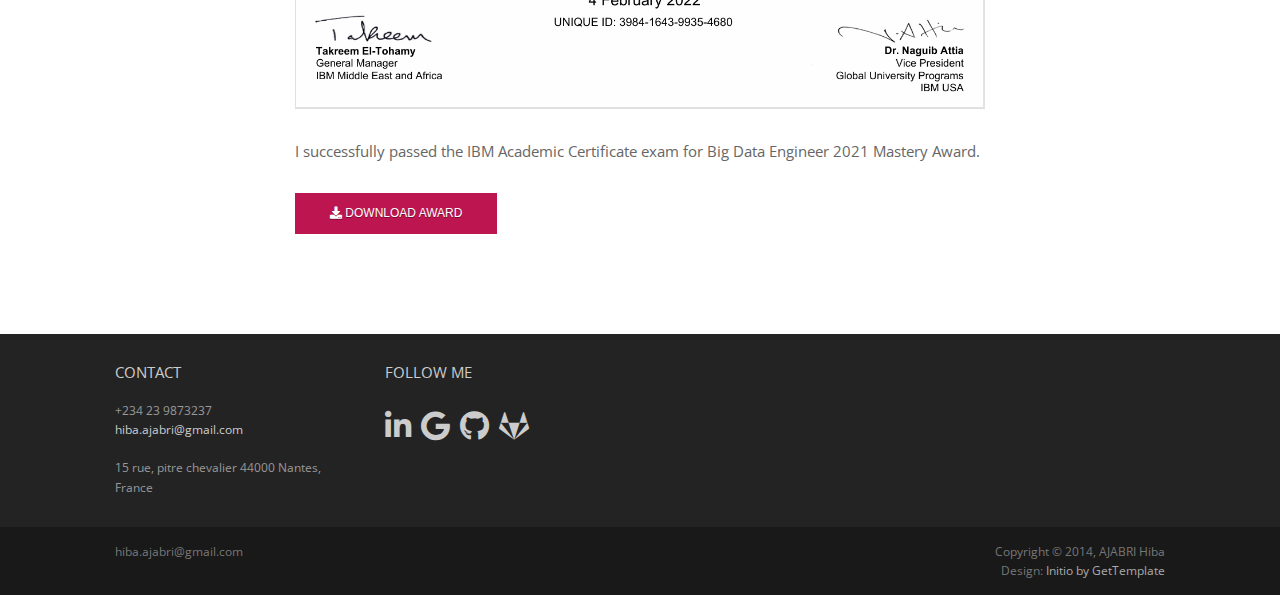
<file: blog_certificate.html>
<!DOCTYPE html>
<html lang="en">
<head>
	<meta charset="utf-8">
	<meta name="viewport"    content="width=device-width, initial-scale=1.0">
	<meta name="description" content="">
	<meta name="author"      content="Sergey Pozhilov (GetTemplate.com)">
	
	<title>Blog | Initio - Free, multipurpose html5 template by GetTemplate</title>

	<link rel="shortcut icon" href="assets/images/gt_favicon.png">
	
	<!-- Bootstrap -->
	<link href="https://maxcdn.bootstrapcdn.com/bootstrap/3.4.1/css/bootstrap.min.css" rel="stylesheet">
	<!-- Icon font -->
	<link href="http://netdna.bootstrapcdn.com/font-awesome/4.0.3/css/font-awesome.css" rel="stylesheet">
    <!-- Icon Font Stylesheet HIBA_MODIF-->
    <link rel="stylesheet" href="https://use.fontawesome.com/releases/v5.15.4/css/all.css"/>
	<!-- Fonts -->
	<link rel="stylesheet" href="http://fonts.googleapis.com/css?family=Alice|Open+Sans:400,300,700">
	<!-- Custom styles -->
	<link rel="stylesheet" href="assets/css/styles.css">

	<!--[if lt IE 9]> <script src="assets/js/html5shiv.js"></script> <![endif]-->
</head>
<body>

<header id="header">
	<div id="head" class="parallax" parallax-speed="1">
		<h1 id="logo" class="text-center">
			<img class="img-circle" src="assets/images/hiba.jpg" alt="">
			<span class="title">Hiba Ajabri</span>
			<span class="tagline">>Award & Certificate.</span>
		</h1>
	</div>

	<nav class="navbar navbar-default navbar-sticky">
		<div class="container-fluid">
			
			<div class="navbar-header">
				<button type="button" class="navbar-toggle" data-toggle="collapse" data-target="#bs-example-navbar-collapse-1"> <span class="sr-only">Toggle navigation</span> <span class="icon-bar"></span> <span class="icon-bar"></span> <span class="icon-bar"></span> </button>
			</div>
			
			<div class="navbar-collapse collapse">
				
				<ul class="nav navbar-nav">
					<li><a href="index.html">Home</a></li>
                    <li><a href="blog_RODIC.html">RODIC</a></li>
                    <li><a href="blog_research.html">Research</a></li>
                    <li><a href="blog_ENSIAS.html">Engineering</a></li>
					<li class="dropdown">
						<a href="#" class="dropdown-toggle" data-toggle="dropdown">Others<b class="caret"></b></a>
						<ul class="dropdown-menu">
                            <li><a href="blog_teaching.html">Teaching & Training</a></li>
							<li class="active"><a href="blog_certificate.html">Award & Certificate</a></li>
							<li><a href="blog_other.html">Other</a></li>
						</ul>
					</li>
				</ul>
			
			</div><!--/.nav-collapse -->			
		</div>	
	</nav>
</header>

<main id="main">

	<div class="container">
		<div class="row topspace">
			<div class="col-sm-8 col-sm-offset-2">
				<article class="post">
					<header class="entry-header">
 						<div class="entry-meta"> 
 							<span class="posted-on"><time class="entry-date published" date="2013-06-17">February, 2024</time></span>			
 						</div> 
 						<h1 class="entry-title">Best Student Paper Award</h1>
					</header> 
					<div class="entry-content">
                        <p><img alt="" src="assets/images/beststudentpaperphoto.jpg"></p>
						<p>
                          At the MODELSWARD International Conference (12th edition), our paper was honored with the <a href="blog_research.html">«Best Student Paper»</a> award.
                          <div class="container-modif-hiba">
                            <a href="files/CertificateBestStudentPaper.pdf" class="btn btn-primary py-2 px-4" download>
                              <i class="fas fa-download me-2"></i> Download Award
                            </a>
                        </div>
                        </p>
					</div> 
				</article>										
				<article class="post">
					<header class="entry-header">
						<div class="entry-meta"> 
							<span class="posted-on"><time class="entry-date published" date="2013-09-27">February, 2022</time></span>			
						</div>
						<h1 class="entry-title">Big Data Engineer Award</h1>
					</header>
					<div class="entry-content">
                        <p><img alt="" src="assets/images/ibm_certificate.PNG"></p>
						<p>
                            I successfully passed the IBM Academic Certificate exam for Big Data Engineer 2021 Mastery Award.
                            <div class="container-modif-hiba">
                                <a href="files/CertificateBigDataEngineer.pdf" class="btn btn-primary py-2 px-4" download>
                                 <i class="fas fa-download me-2"></i> Download Award
                            </a>
                        </div>
                        </p>
					</div>
				</article>
 				
 				<!-- #post-## ->
											
				<article class="post">
					<header class="entry-header">
 						<div class="entry-meta"> 
 							<span class="posted-on"><time class="entry-date published" date="2013-06-17">June 17, 2013</time></span>			
 						</div> 
 						<h1 class="entry-title"><a href="single.html" rel="bookmark">Vivamus Lacus Mauris</a></h1>
					</header> 
					<div class="entry-content"> 
						<p>Mauris eget quam orci. Quisque porta varius dui, quis posuere nibh mollis quis. Mauris commodo rhoncus porttitor. Maecenas et euismod elit. Nulla facilisi. Vivamus lacus libero, ultrices non ullamcorper ac, tempus sit amet enim. Suspendisse at semper ipsum. Suspendisse sagittis diam a massa viverra sollicitudin. Vivamus sagittis est eu diam fringilla nec tristique metus vestibulum. Donec magna purus, pellentesque vel lobortis ut, convallis id augue. Sed odio magna, pellentesque eget convallis ac, vehicula vel arcu. Sed eu scelerisque dui. Sed eu arcu at nibh hendrerit viverra. Vivamus lacus augue, sodales id cursus in, condimentum at risus.</p>
					</div> 
				</article><!- #post-## ->
											
				<article class="post">
					<header class="entry-header"> 
						<div class="entry-meta"> 
							<span class="posted-on"><time class="entry-date published" date="2013-04-04">April 4, 2013</time></span>			
						</div>
						<h1 class="entry-title"><a href="single.html" rel="bookmark">Maecenas Quisque Suspendisse Lorem</a></h1>
					</header>
					<div class="entry-content">
						<p>Mauris eget quam orci. Quisque porta varius dui, quis posuere nibh mollis quis. Mauris commodo rhoncus porttitor. Maecenas et euismod elit. Nulla facilisi. Vivamus lacus libero, ultrices non ullamcorper ac, tempus sit amet enim. Suspendisse at semper ipsum. Suspendisse sagittis diam a massa viverra sollicitudin. Vivamus sagittis est eu diam fringilla nec tristique metus vestibulum. Donec magna purus, pellentesque vel lobortis ut, convallis id augue. Sed odio magna, pellentesque eget convallis ac, vehicula vel arcu. Sed eu scelerisque dui. Sed eu arcu at nibh hendrerit viverra. Vivamus lacus augue, sodales id cursus in, condimentum at risus. <a href="single.html" class="more-link">Continue reading&#8230;</a></p>
					</div>
 				</article><!- #post-## ->
											
				<article class="post">
					<header class="entry-header">
 						<div class="entry-meta"> 
 							<span class="posted-on"><time class="entry-date published" date="2013-03-20">March 20, 2013</time></span>			
 						</div>
						<h1 class="entry-title"><a href="single.html" rel="bookmark">Pellentesque Eget Convallis</a></h1>
					</header>
					<div class="entry-content">
						<p>Mauris eget quam orci. Quisque porta varius dui, quis posuere nibh mollis quis. Mauris commodo rhoncus porttitor. Maecenas et euismod elit. Nulla facilisi. Vivamus lacus libero, ultrices non ullamcorper ac, tempus sit amet enim. Suspendisse at semper ipsum. Suspendisse sagittis diam a massa viverra sollicitudin. Vivamus sagittis est eu diam fringilla nec tristique metus vestibulum. Donec magna purus, pellentesque vel lobortis ut, convallis id augue. Sed odio magna, pellentesque eget convallis ac, vehicula vel arcu. Sed eu scelerisque dui. Sed eu arcu at nibh hendrerit viverra. Vivamus lacus augue, sodales id cursus in, condimentum at risus. <a href="single.html" class="more-link">Continue reading&#8230;</a></p>
					</div>
				</article><!- #post-## --> 
			</div> 
		</div>

		<!--<center class="">
			<ul class="pagination">
				<li class="disabled"><a href="">&laquo;</a></li>
				<li class="active"><a href="">1</a></li>
				<li><a href="">2</a></li>
				<li><a href="">3</a></li>
				<li><a href="">4</a></li>
				<li><a href="">5</a></li>
				<li><a href="">6</a></li>
				<li><a href="">&raquo;</a></li>
			</ul>
		</center>--> 
	

	</div>	<!-- /container -->

</main>

<footer id="footer" class="topspace">
	<div class="container">
		<div class="row">
			<div class="col-md-3 widget">
				<h3 class="widget-title">Contact</h3>
				<div class="widget-body">
					<p>+234 23 9873237<br>
						<a href="mailto:#">hiba.ajabri@gmail.com</a><br>
						<br>
						15 rue, pitre chevalier 44000 Nantes, France
					</p>	
				</div>
			</div>

			<div class="col-md-3 widget">
				<h3 class="widget-title">Follow me</h3>
				<div class="widget-body">
					<p class="follow-me-icons">
						<a href="https://www.linkedin.com/in/hiba-ajabri-b19b80195/"><i class="fab fa-linkedin-in fa-2"></i></a>
						<a href="https://scholar.google.fr/citations?user=QEfbu70AAAAJ&hl=fr"><i class="fab fa-google fa-2"></i></a>
						<a href="https://github.com/hiba-coder"><i class="fab fa-github fa-2"></i></a>
						<a href="https://gitlab.univ-nantes.fr/rodic/evaluationKPIxDSL"><i class="fab fa-gitlab fa-2"></i></a>
					</p>
				</div>
			</div>

			 <!--<div class="col-md-3 widget">
				<h3 class="widget-title">Text widget</h3>
				<div class="widget-body">
					<p>Lorem ipsum dolor sit amet, consectetur adipisicing elit. Atque, nihil natus explicabo ipsum quia iste aliquid repellat eveniet velit ipsa sunt libero sed aperiam id soluta officia asperiores adipisci maxime!</p>
					<p>Lorem ipsum dolor sit amet, consectetur adipisicing elit. Atque, nihil natus explicabo ipsum quia iste aliquid repellat eveniet velit ipsa sunt libero sed aperiam id soluta officia asperiores adipisci maxime!</p>
				</div>
			</div>

			<div class="col-md-3 widget">
				<h3 class="widget-title">Form widget</h3>
				<div class="widget-body">
					<p>+234 23 9873237<br>
						<a href="mailto:#">some.email@somewhere.com</a><br>
						<br>
						234 Hidden Pond Road, Ashland City, TN 37015
					</p>	
				</div>
			</div>-->

		</div> <!-- /row of widgets -->
	</div>
</footer>

<footer id="underfooter">
	<div class="container">
		<div class="row">
			
			<div class="col-md-6 widget">
				<div class="widget-body">
					<p>hiba.ajabri@gmail.com</p>
				</div>
			</div>

			<div class="col-md-6 widget">
				<div class="widget-body">
					<p class="text-right">
						Copyright &copy; 2014, AJABRI Hiba<br> 
						Design: <a href="http://www.gettemplate.com" rel="designer">Initio by GetTemplate</a> </p>
				</div>
			</div>

		</div> <!-- /row of widgets -->
	</div>
</footer>



<!-- JavaScript libs are placed at the end of the document so the pages load faster -->
<script src="http://ajax.googleapis.com/ajax/libs/jquery/1.10.2/jquery.min.js"></script>
<script src="https://maxcdn.bootstrapcdn.com/bootstrap/3.4.1/js/bootstrap.min.js"></script>
<script src="assets/js/template.js"></script>
</body>
</html>
</file>
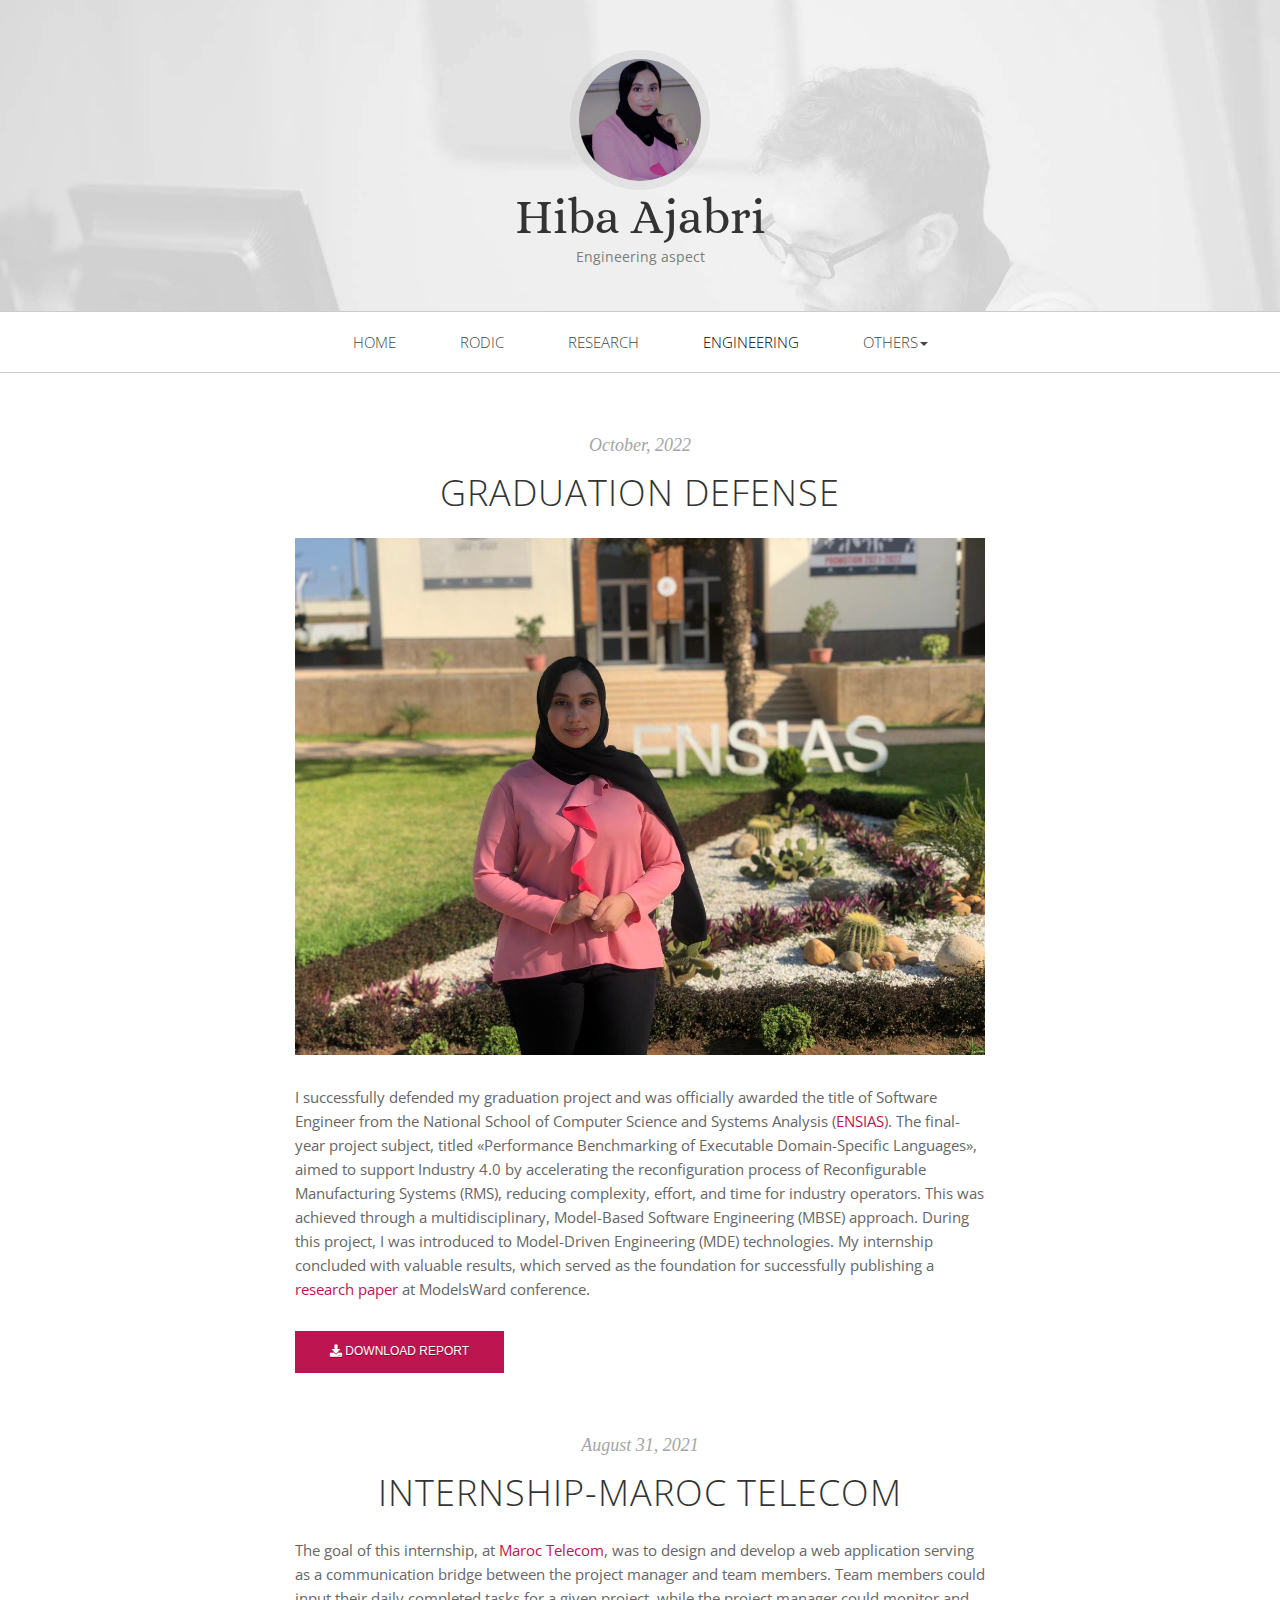
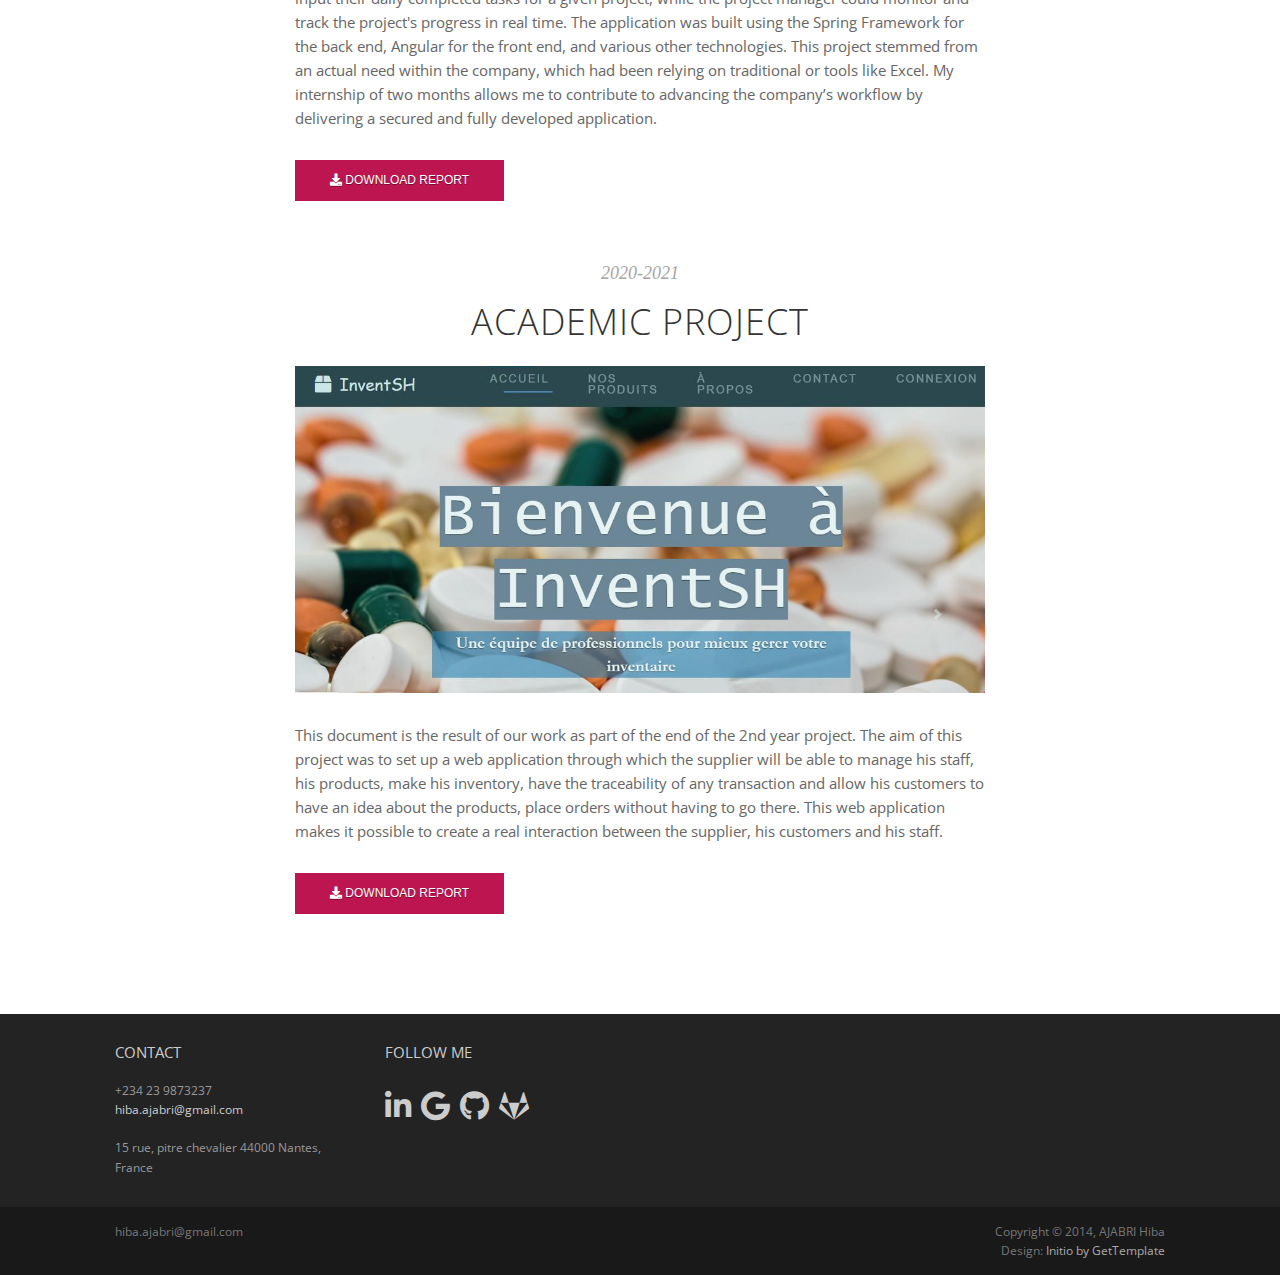
<file: blog_ENSIAS.html>
<!DOCTYPE html>
<html lang="en">
<head>
	<meta charset="utf-8">
	<meta name="viewport"    content="width=device-width, initial-scale=1.0">
	<meta name="description" content="">
	<meta name="author"      content="Sergey Pozhilov (GetTemplate.com)">
	
	<title>Hiba AJABRI | Portfolio</title>

	<link rel="shortcut icon" href="assets/images/hiba_logo.PNG">
	
	<!-- Bootstrap -->
	<link href="https://maxcdn.bootstrapcdn.com/bootstrap/3.4.1/css/bootstrap.min.css" rel="stylesheet">
	<!-- Icon font -->
	<link href="http://netdna.bootstrapcdn.com/font-awesome/4.0.3/css/font-awesome.css" rel="stylesheet">
    <!-- Icon Font Stylesheet HIBA_MODIF-->
    <link rel="stylesheet" href="https://use.fontawesome.com/releases/v5.15.4/css/all.css"/>
	<!-- Fonts -->
	<link rel="stylesheet" href="http://fonts.googleapis.com/css?family=Alice|Open+Sans:400,300,700">
	<!-- Custom styles -->
	<link rel="stylesheet" href="assets/css/styles.css">

	<!--[if lt IE 9]> <script src="assets/js/html5shiv.js"></script> <![endif]-->
</head>
<body>

<header id="header">
	<div id="head" class="parallax" parallax-speed="1">
		<h1 id="logo" class="text-center">
			<img class="img-circle" src="assets/images/hiba.jpg" alt="">
			<span class="title">Hiba Ajabri</span>
			<span class="tagline">Engineering aspect</span>
		</h1>
	</div>

	<nav class="navbar navbar-default navbar-sticky">
		<div class="container-fluid">
			
			<div class="navbar-header">
				<button type="button" class="navbar-toggle" data-toggle="collapse" data-target="#bs-example-navbar-collapse-1"> <span class="sr-only">Toggle navigation</span> <span class="icon-bar"></span> <span class="icon-bar"></span> <span class="icon-bar"></span> </button>
			</div>
			
			<div class="navbar-collapse collapse">
				
				<ul class="nav navbar-nav">
					<li><a href="index.html">Home</a></li>
					<li><a href="blog_RODIC.html">RODIC</a></li>
                    <li><a href="blog_research.html">Research</a></li>
					<li class="active"><a href="blog_ENSIAS.html">Engineering</a></li>
					<li class="dropdown">
						<a href="#" class="dropdown-toggle" data-toggle="dropdown">Others<b class="caret"></b></a>
						<ul class="dropdown-menu">
                            <li><a href="blog_teaching.html">Teaching & Training</a></li>
							<li><a href="blog_certificate.html">Award & Certificate</a></li>
							<li><a href="blog_other.html">Other</a></li>
						</ul>
					</li>
				</ul>
			
			</div><!--/.nav-collapse -->			
		</div>	
	</nav>
</header>

<main id="main">

	<div class="container">
		<div class="row topspace">
			<div class="col-sm-8 col-sm-offset-2">
				<article class="post">
					<header class="entry-header">
 						<div class="entry-meta"> 
 							<span class="posted-on"><time class="entry-date published" date="2013-06-17">October, 2022</time></span>			
 						</div> 
 						<h1 class="entry-title">Graduation Defense</h1>
					</header> 
					<div class="entry-content"> 
						<p><img alt="" src="assets/images/hiba_soutenance.jpeg"></p>
                        <p>
                            I successfully defended my graduation project and was officially awarded the title of Software Engineer from the National School of Computer Science and Systems Analysis (<a href="https://ensias.um5.ac.ma/">ENSIAS</a>).
                            The final-year project subject, titled «Performance Benchmarking of Executable Domain-Specific Languages», aimed to support Industry 4.0 by accelerating the reconfiguration process of Reconfigurable Manufacturing Systems (RMS), reducing complexity, effort, and time for industry operators. This was achieved through a multidisciplinary, Model-Based Software Engineering (MBSE) approach.
							During this project, I was introduced to Model-Driven Engineering (MDE) technologies. My internship concluded with valuable results, which served as the foundation for successfully publishing a <a href="blog_research.html">research paper</a> at ModelsWard conference.
                        </p>
                        <div class="container-modif-hiba">
                            <a href="files/Report_Internship_LS2N.pdf" class="btn btn-primary py-2 px-4" download>
                              <i class="fas fa-download me-2"></i> Download Report
                            </a>
                        </div>
					</div> 
				</article>										
				<article class="post">
					<header class="entry-header">
						<div class="entry-meta"> 
							<span class="posted-on"><time class="entry-date published" date="2013-09-27">August 31, 2021</time></span>			
						</div>
						<h1 class="entry-title">Internship-Maroc Telecom</h1>
					</header>
					<div class="entry-content">
						<p>	
							The goal of this internship, at <a href="https://www.iam.ma/index.aspx">Maroc Telecom</a>, was to design and develop a web application serving as a communication bridge between the project manager and team members. 
							Team members could input their daily completed tasks for a given project, while the project manager could monitor and track the project's progress in real time.
							The application was built using the Spring Framework for the back end, Angular for the front end, and various other technologies. 
							This project stemmed from an actual need within the company, which had been relying on traditional or tools like Excel.
							My internship of two months allows me to contribute to advancing the company’s workflow by delivering a secured and fully developed application.
                            <div class="container-modif-hiba">
                                <a href="files/Report_Internship_Maroc_Telecom.pdf" class="btn btn-primary py-2 px-4" download>
                                  <i class="fas fa-download me-2"></i> Download Report
                                </a>
                            </div>
                        </p>
					</div>
				</article>
 				
 				<!-- #post-## -->
											
				<article class="post">
					<header class="entry-header">
 						<div class="entry-meta"> 
 							<span class="posted-on"><time class="entry-date published" date="2013-06-17">2020-2021</time></span>			
 						</div> 
 						<h1 class="entry-title">Academic Project</h1>
					</header> 
					<div class="entry-content"> 
						<p><img alt="" src="assets/images/projectInventish.png"></p>
						<p>
							This document is the result of our work as part of the end of the 2nd year 
							project. The aim of this project was to set up a web application through 
							which the supplier will be able to manage his staff, his products, make his 
							inventory, have the traceability of any transaction and allow his customers to 
							have an idea about the products, place orders without having to go there. This 
							web application makes it possible to create a real interaction between the 
							supplier, his customers and his staff.
						</p>
						<div class="container-modif-hiba">
							<a href="files/end-2second-year-project.pdf" class="btn btn-primary py-2 px-4" download>
							  <i class="fas fa-download me-2"></i> Download Report
							</a>
						</div>
					</div> 
				</article><!-- #post-## ->
											
				<article class="post">
					<header class="entry-header"> 
						<div class="entry-meta"> 
							<span class="posted-on"><time class="entry-date published" date="2013-04-04">April 4, 2013</time></span>			
						</div>
						<h1 class="entry-title"><a href="single.html" rel="bookmark">Maecenas Quisque Suspendisse Lorem</a></h1>
					</header>
					<div class="entry-content">
						<p>Mauris eget quam orci. Quisque porta varius dui, quis posuere nibh mollis quis. Mauris commodo rhoncus porttitor. Maecenas et euismod elit. Nulla facilisi. Vivamus lacus libero, ultrices non ullamcorper ac, tempus sit amet enim. Suspendisse at semper ipsum. Suspendisse sagittis diam a massa viverra sollicitudin. Vivamus sagittis est eu diam fringilla nec tristique metus vestibulum. Donec magna purus, pellentesque vel lobortis ut, convallis id augue. Sed odio magna, pellentesque eget convallis ac, vehicula vel arcu. Sed eu scelerisque dui. Sed eu arcu at nibh hendrerit viverra. Vivamus lacus augue, sodales id cursus in, condimentum at risus. <a href="single.html" class="more-link">Continue reading&#8230;</a></p>
					</div>
 				</article><!- #post-## ->
											
				<article class="post">
					<header class="entry-header">
 						<div class="entry-meta"> 
 							<span class="posted-on"><time class="entry-date published" date="2013-03-20">March 20, 2013</time></span>			
 						</div>
						<h1 class="entry-title"><a href="single.html" rel="bookmark">Pellentesque Eget Convallis</a></h1>
					</header>
					<div class="entry-content">
						<p>Mauris eget quam orci. Quisque porta varius dui, quis posuere nibh mollis quis. Mauris commodo rhoncus porttitor. Maecenas et euismod elit. Nulla facilisi. Vivamus lacus libero, ultrices non ullamcorper ac, tempus sit amet enim. Suspendisse at semper ipsum. Suspendisse sagittis diam a massa viverra sollicitudin. Vivamus sagittis est eu diam fringilla nec tristique metus vestibulum. Donec magna purus, pellentesque vel lobortis ut, convallis id augue. Sed odio magna, pellentesque eget convallis ac, vehicula vel arcu. Sed eu scelerisque dui. Sed eu arcu at nibh hendrerit viverra. Vivamus lacus augue, sodales id cursus in, condimentum at risus. <a href="single.html" class="more-link">Continue reading&#8230;</a></p>
					</div>
				</article><!- #post-## --> 
			</div> 
		</div>

		<!--<center class="">
			<ul class="pagination">
				<li class="disabled"><a href="">&laquo;</a></li>
				<li class="active"><a href="">1</a></li>
				<li><a href="">2</a></li>
				<li><a href="">3</a></li>
				<li><a href="">4</a></li>
				<li><a href="">5</a></li>
				<li><a href="">6</a></li>
				<li><a href="">&raquo;</a></li>
			</ul>
		</center>-->
	

	</div>	<!-- /container -->

</main>

<footer id="footer" class="topspace">
	<div class="container">
		<div class="row">
			<div class="col-md-3 widget">
				<h3 class="widget-title">Contact</h3>
				<div class="widget-body">
					<p>+234 23 9873237<br>
						<a href="mailto:#">hiba.ajabri@gmail.com</a><br>
						<br>
						15 rue, pitre chevalier 44000 Nantes, France
					</p>	
				</div>
			</div>

			<div class="col-md-3 widget">
				<h3 class="widget-title">Follow me</h3>
				<div class="widget-body">
					<p class="follow-me-icons">
						<a href="https://www.linkedin.com/in/hiba-ajabri-b19b80195/"><i class="fab fa-linkedin-in fa-2"></i></a>
						<a href="https://scholar.google.fr/citations?user=QEfbu70AAAAJ&hl=fr"><i class="fab fa-google fa-2"></i></a>
						<a href="https://github.com/hiba-coder"><i class="fab fa-github fa-2"></i></a>
						<a href="https://gitlab.univ-nantes.fr/rodic/evaluationKPIxDSL"><i class="fab fa-gitlab fa-2"></i></a>
					</p>
				</div>
			</div>

			 <!--<div class="col-md-3 widget">
				<h3 class="widget-title">Text widget</h3>
				<div class="widget-body">
					<p>Lorem ipsum dolor sit amet, consectetur adipisicing elit. Atque, nihil natus explicabo ipsum quia iste aliquid repellat eveniet velit ipsa sunt libero sed aperiam id soluta officia asperiores adipisci maxime!</p>
					<p>Lorem ipsum dolor sit amet, consectetur adipisicing elit. Atque, nihil natus explicabo ipsum quia iste aliquid repellat eveniet velit ipsa sunt libero sed aperiam id soluta officia asperiores adipisci maxime!</p>
				</div>
			</div>

			<div class="col-md-3 widget">
				<h3 class="widget-title">Form widget</h3>
				<div class="widget-body">
					<p>+234 23 9873237<br>
						<a href="mailto:#">some.email@somewhere.com</a><br>
						<br>
						234 Hidden Pond Road, Ashland City, TN 37015
					</p>	
				</div>
			</div>-->

		</div> <!-- /row of widgets -->
	</div>
</footer>

<footer id="underfooter">
	<div class="container">
		<div class="row">
			
			<div class="col-md-6 widget">
				<div class="widget-body">
					<p>hiba.ajabri@gmail.com</p>
				</div>
			</div>

			<div class="col-md-6 widget">
				<div class="widget-body">
					<p class="text-right">
						Copyright &copy; 2014, AJABRI Hiba<br> 
						Design: <a href="http://www.gettemplate.com" rel="designer">Initio by GetTemplate</a> </p>
				</div>
			</div>

		</div> <!-- /row of widgets -->
	</div>
</footer>



<!-- JavaScript libs are placed at the end of the document so the pages load faster -->
<script src="https://code.jquery.com/jquery-3.6.0.min.js"></script>
<script src="https://maxcdn.bootstrapcdn.com/bootstrap/3.4.1/js/bootstrap.min.js"></script>
<script src="assets/js/template.js"></script>
</body>
</html>
</file>
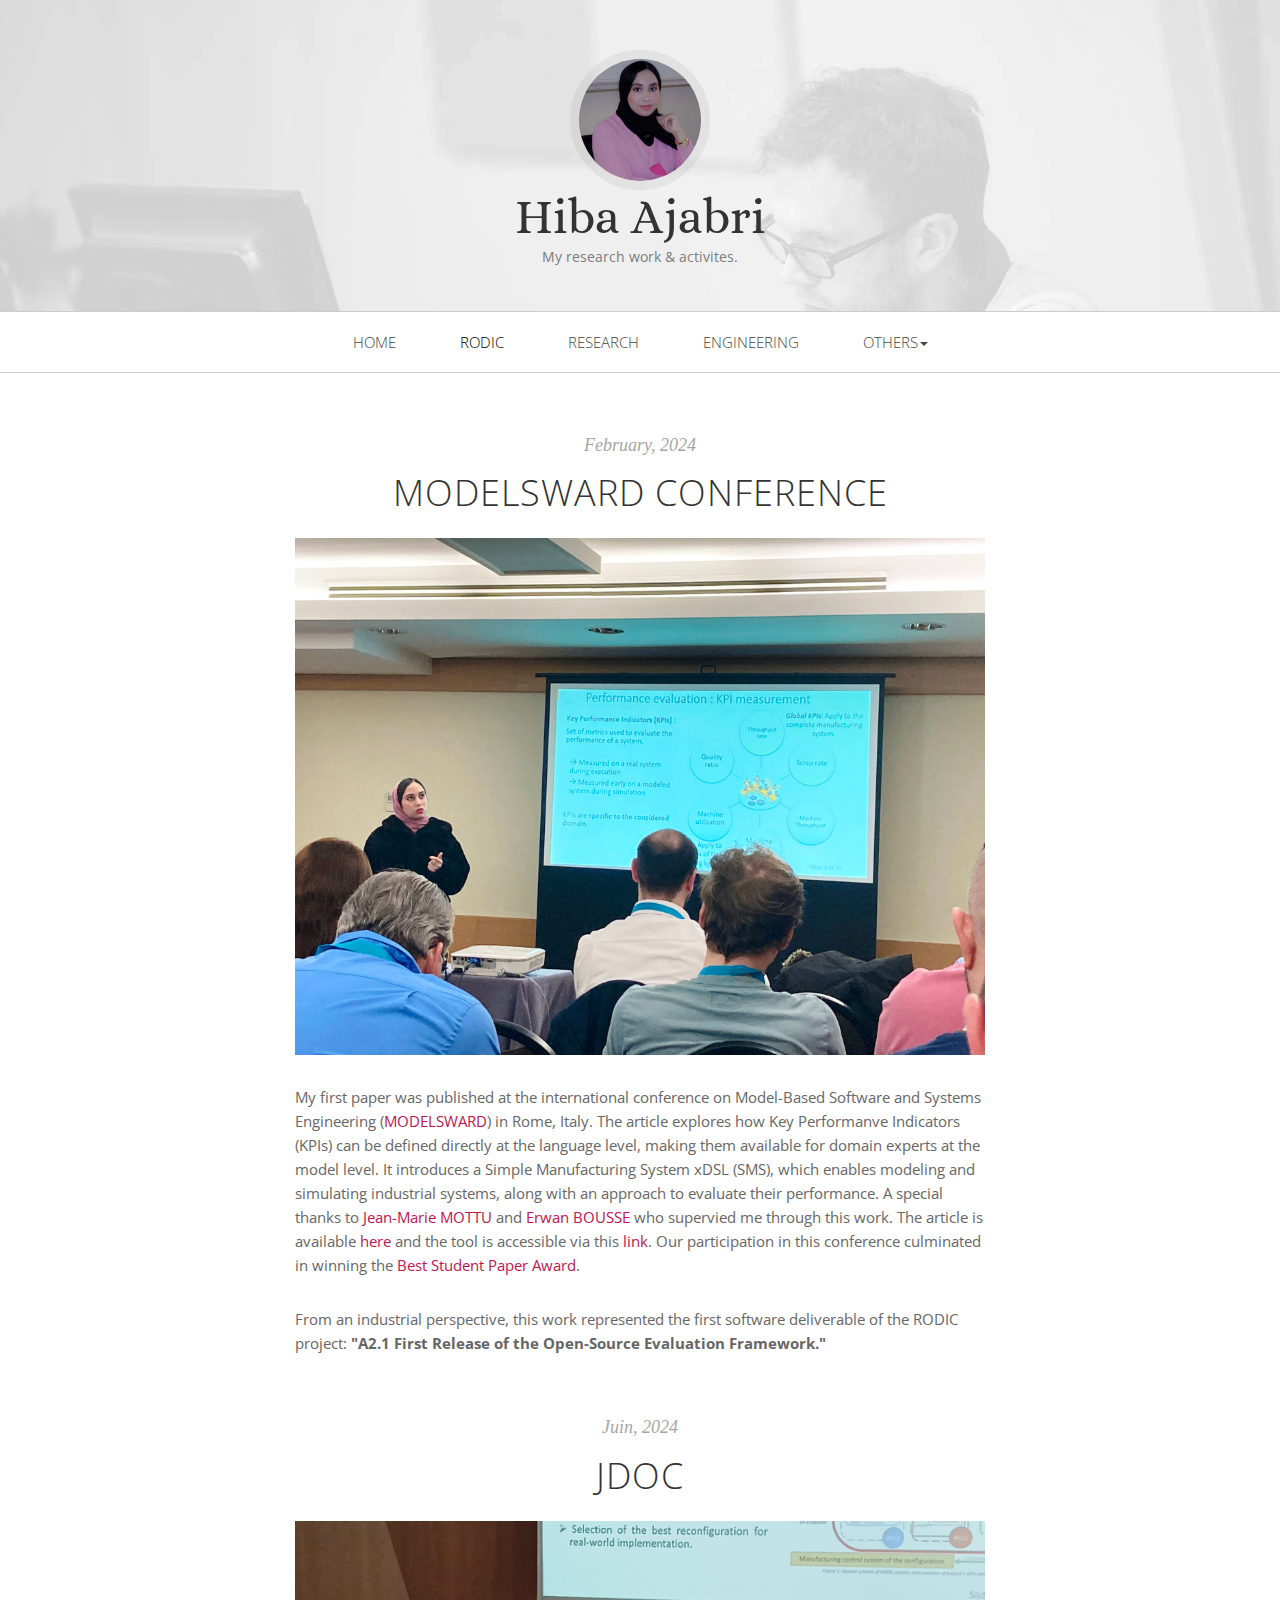
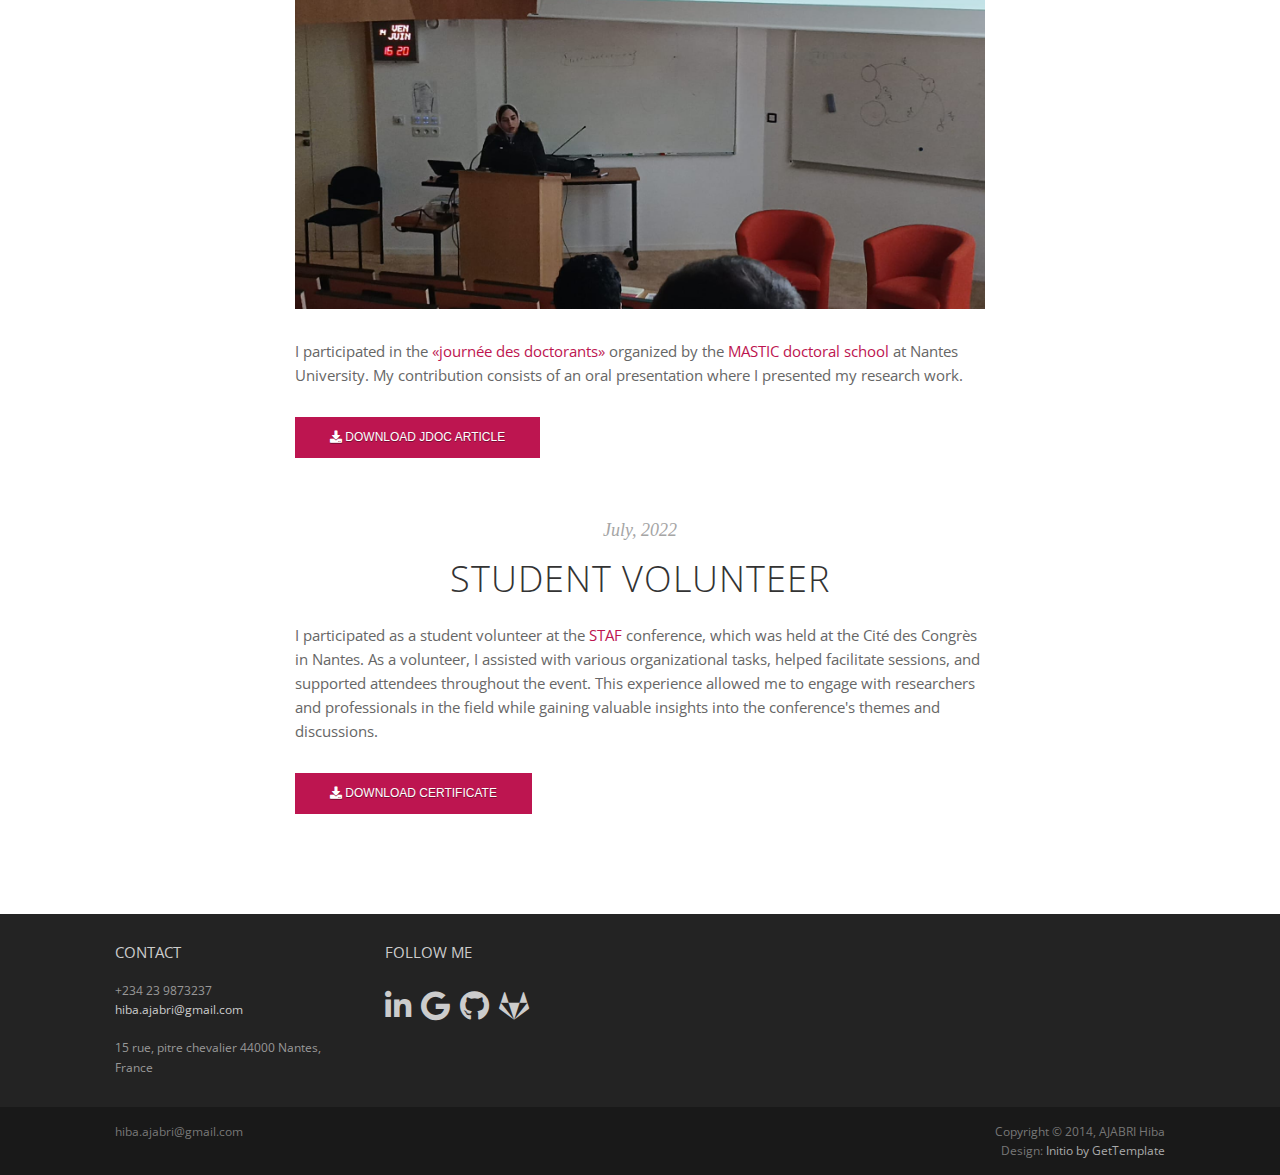
<file: blog_research.html>
<!DOCTYPE html>
<html lang="en">
<head>
	<meta charset="utf-8">
	<meta name="viewport"    content="width=device-width, initial-scale=1.0">
	<meta name="description" content="">
	<meta name="author"      content="Sergey Pozhilov (GetTemplate.com)">
	
	<title>Blog | Initio - Free, multipurpose html5 template by GetTemplate</title>

	<link rel="shortcut icon" href="assets/images/gt_favicon.png">
	
	<!-- Bootstrap -->
	<link href="https://maxcdn.bootstrapcdn.com/bootstrap/3.4.1/css/bootstrap.min.css" rel="stylesheet">
	<!-- Icon font -->
	<link href="http://netdna.bootstrapcdn.com/font-awesome/4.0.3/css/font-awesome.css" rel="stylesheet">
    <!-- Icon Font Stylesheet HIBA_MODIF-->
    <link rel="stylesheet" href="https://use.fontawesome.com/releases/v5.15.4/css/all.css"/>
	<!-- Fonts -->
	<link rel="stylesheet" href="http://fonts.googleapis.com/css?family=Alice|Open+Sans:400,300,700">
	<!-- Custom styles -->
	<link rel="stylesheet" href="assets/css/styles.css">

	<!--[if lt IE 9]> <script src="assets/js/html5shiv.js"></script> <![endif]-->
</head>
<body>

<header id="header">
	<div id="head" class="parallax" parallax-speed="1">
		<h1 id="logo" class="text-center">
			<img class="img-circle" src="assets/images/hiba.jpg" alt="">
			<span class="title">Hiba Ajabri</span>
			<span class="tagline">My research work & activites.</span>
		</h1>
	</div>

	<nav class="navbar navbar-default navbar-sticky">
		<div class="container-fluid">
			
			<div class="navbar-header">
				<button type="button" class="navbar-toggle" data-toggle="collapse" data-target="#bs-example-navbar-collapse-1"> <span class="sr-only">Toggle navigation</span> <span class="icon-bar"></span> <span class="icon-bar"></span> <span class="icon-bar"></span> </button>
			</div>
			
			<div class="navbar-collapse collapse">
				
				<ul class="nav navbar-nav">
					<li><a href="index.html">Home</a></li>
					<li class="active"><a href="blog_RODIC.html">RODIC</a></li>
                    <li><a href="blog_research.html">Research</a></li>
					<li><a href="blog_ENSIAS.html">Engineering</a></li>
					<li class="dropdown">
						<a href="#" class="dropdown-toggle" data-toggle="dropdown">Others<b class="caret"></b></a>
						<ul class="dropdown-menu">
                            <li><a href="blog_teaching.html">Teaching & Training</a></li>
							<li><a href="blog_certificate.html">Award & Certificate</a></li>
							<li><a href="blog_other.html">Other</a></li>
						</ul>
					</li>
				</ul>
			
			</div><!--/.nav-collapse -->			
		</div>	
	</nav>
</header>

<main id="main">

	<div class="container">
		<div class="row topspace">
			<div class="col-sm-8 col-sm-offset-2">
				<article class="post">
					<header class="entry-header">
 						<div class="entry-meta"> 
 							<span class="posted-on"><time class="entry-date published" date="2013-06-17">February, 2024</time></span>			
 						</div> 
 						<h1 class="entry-title">Modelsward Conference</h1>
					</header> 
					<div class="entry-content"> 
						<p><img alt="" src="assets/images/modelswardItallypresentation.jpg"></p>
                        <p>
                            My first paper was published at the international conference on Model-Based Software and Systems Engineering (<a href="https://modelsward.scitevents.org/?y=2024">MODELSWARD</a>) in Rome, Italy.
                            The article explores how Key Performanve Indicators (KPIs) can be defined directly at the language level, making them available for domain experts at the model level.
                            It introduces a Simple Manufacturing System xDSL (SMS), which enables modeling and simulating industrial systems, along with an approach to evaluate their performance.  
                            A special thanks to <a href="https://pagesperso.ls2n.fr/~mottu-jm/welcome-en.html">Jean-Marie MOTTU</a> and 
                            <a href="https://bousse-e.univ-nantes.io/">Erwan BOUSSE</a> who supervied me through this work.
                            The article is available <a href="https://lnkd.in/eJFkhZR9">here</a> and the tool is accessible via this <a href="https://gitlab.univ-nantes.fr/rodic/evaluationKPIxDSL/-/tree/version.Modelsward">link</a>.
                            Our participation in this conference culminated in winning the <a href="blog_certificate.html">Best Student Paper Award</a>.
                        </p>
                        <p> From an industrial perspective, this work represented the first software deliverable of the RODIC project: <span style="font-weight: bold;">"A2.1 First Release of the Open-Source Evaluation Framework."</span></p>
					</div> 
				</article>										
				<article class="post">
					<header class="entry-header">
						<div class="entry-meta"> 
							<span class="posted-on"><time class="entry-date published" date="2013-09-27">Juin, 2024</time></span>			
						</div>
						<h1 class="entry-title">JDOC</h1>
					</header>
					<div class="entry-content">
                        <p><img alt="" src="assets/images/jdoc2.jpg"></p>
						<p>
                            I participated in the <a href="https://jdoc.univ-nantes.fr/">«journée des doctorants»</a> organized by the <a href="https://ed-mastic.doctorat-paysdelaloire.fr/">MASTIC doctoral school</a> at Nantes University. 
                            My contribution consists of an oral presentation where I presented my research work.
                            <div class="container-modif-hiba">
                                <a href="files/AJABRI_LS2N_JDOC.pdf" class="btn btn-primary py-2 px-4" download>
                                  <i class="fas fa-download me-2"></i> Download JDOC Article
                                </a>
                            </div>
                        </p>
					</div>
				</article>
 				
 				<!-- #post-## -->
											
				<article class="post">
					<header class="entry-header">
 						<div class="entry-meta"> 
 							<span class="posted-on"><time class="entry-date published" date="2013-06-17">July, 2022</time></span>			
 						</div> 
 						<h1 class="entry-title">Student Volunteer</h1>
					</header> 
					<div class="entry-content"> 
						<p> 
                            I participated as a student volunteer at the <a href="https://staf2022.univ-nantes.io/">STAF</a> conference, which was held at the Cité des Congrès in Nantes.
                            As a volunteer, I assisted with various organizational tasks, helped facilitate sessions, and supported attendees throughout the event.
                            This experience allowed me to engage with researchers and professionals in the field while gaining valuable insights into the conference's themes and discussions.
                        </p>
                        <div class="container-modif-hiba">
                            <a href="files/5_StudentVolunteer-Certificate-STAF2022.pdf" class="btn btn-primary py-2 px-4" download>
                              <i class="fas fa-download me-2"></i> Download Certificate
                            </a>
                        </div>
					</div> 
				</article><!-- #post-## ->
											
				<article class="post">
					<header class="entry-header"> 
						<div class="entry-meta"> 
							<span class="posted-on"><time class="entry-date published" date="2013-04-04">April 4, 2013</time></span>			
						</div>
						<h1 class="entry-title"><a href="single.html" rel="bookmark">Maecenas Quisque Suspendisse Lorem</a></h1>
					</header>
					<div class="entry-content">
						<p>Mauris eget quam orci. Quisque porta varius dui, quis posuere nibh mollis quis. Mauris commodo rhoncus porttitor. Maecenas et euismod elit. Nulla facilisi. Vivamus lacus libero, ultrices non ullamcorper ac, tempus sit amet enim. Suspendisse at semper ipsum. Suspendisse sagittis diam a massa viverra sollicitudin. Vivamus sagittis est eu diam fringilla nec tristique metus vestibulum. Donec magna purus, pellentesque vel lobortis ut, convallis id augue. Sed odio magna, pellentesque eget convallis ac, vehicula vel arcu. Sed eu scelerisque dui. Sed eu arcu at nibh hendrerit viverra. Vivamus lacus augue, sodales id cursus in, condimentum at risus. <a href="single.html" class="more-link">Continue reading&#8230;</a></p>
					</div>
 				</article><!- #post-## ->
											
				<article class="post">
					<header class="entry-header">
 						<div class="entry-meta"> 
 							<span class="posted-on"><time class="entry-date published" date="2013-03-20">March 20, 2013</time></span>			
 						</div>
						<h1 class="entry-title"><a href="single.html" rel="bookmark">Pellentesque Eget Convallis</a></h1>
					</header>
					<div class="entry-content">
						<p>Mauris eget quam orci. Quisque porta varius dui, quis posuere nibh mollis quis. Mauris commodo rhoncus porttitor. Maecenas et euismod elit. Nulla facilisi. Vivamus lacus libero, ultrices non ullamcorper ac, tempus sit amet enim. Suspendisse at semper ipsum. Suspendisse sagittis diam a massa viverra sollicitudin. Vivamus sagittis est eu diam fringilla nec tristique metus vestibulum. Donec magna purus, pellentesque vel lobortis ut, convallis id augue. Sed odio magna, pellentesque eget convallis ac, vehicula vel arcu. Sed eu scelerisque dui. Sed eu arcu at nibh hendrerit viverra. Vivamus lacus augue, sodales id cursus in, condimentum at risus. <a href="single.html" class="more-link">Continue reading&#8230;</a></p>
					</div>
				</article><!- #post-## --> 
			</div> 
		</div>

		<!--<center class="">
			<ul class="pagination">
				<li class="disabled"><a href="">&laquo;</a></li>
				<li class="active"><a href="">1</a></li>
				<li><a href="">2</a></li>
				<li><a href="">3</a></li>
				<li><a href="">4</a></li>
				<li><a href="">5</a></li>
				<li><a href="">6</a></li>
				<li><a href="">&raquo;</a></li>
			</ul>
		</center>-->
	

	</div>	<!-- /container -->

</main>

<footer id="footer" class="topspace">
	<div class="container">
		<div class="row">
			<div class="col-md-3 widget">
				<h3 class="widget-title">Contact</h3>
				<div class="widget-body">
					<p>+234 23 9873237<br>
						<a href="mailto:#">hiba.ajabri@gmail.com</a><br>
						<br>
						15 rue, pitre chevalier 44000 Nantes, France
					</p>	
				</div>
			</div>

			<div class="col-md-3 widget">
				<h3 class="widget-title">Follow me</h3>
				<div class="widget-body">
					<p class="follow-me-icons">
						<a href="https://www.linkedin.com/in/hiba-ajabri-b19b80195/"><i class="fab fa-linkedin-in fa-2"></i></a>
						<a href="https://scholar.google.fr/citations?user=QEfbu70AAAAJ&hl=fr"><i class="fab fa-google fa-2"></i></a>
						<a href="https://github.com/hiba-coder"><i class="fab fa-github fa-2"></i></a>
						<a href="https://gitlab.univ-nantes.fr/rodic/evaluationKPIxDSL"><i class="fab fa-gitlab fa-2"></i></a>
					</p>
				</div>
			</div>

			 <!--<div class="col-md-3 widget">
				<h3 class="widget-title">Text widget</h3>
				<div class="widget-body">
					<p>Lorem ipsum dolor sit amet, consectetur adipisicing elit. Atque, nihil natus explicabo ipsum quia iste aliquid repellat eveniet velit ipsa sunt libero sed aperiam id soluta officia asperiores adipisci maxime!</p>
					<p>Lorem ipsum dolor sit amet, consectetur adipisicing elit. Atque, nihil natus explicabo ipsum quia iste aliquid repellat eveniet velit ipsa sunt libero sed aperiam id soluta officia asperiores adipisci maxime!</p>
				</div>
			</div>

			<div class="col-md-3 widget">
				<h3 class="widget-title">Form widget</h3>
				<div class="widget-body">
					<p>+234 23 9873237<br>
						<a href="mailto:#">some.email@somewhere.com</a><br>
						<br>
						234 Hidden Pond Road, Ashland City, TN 37015
					</p>	
				</div>
			</div>-->

		</div> <!-- /row of widgets -->
	</div>
</footer>

<footer id="underfooter">
	<div class="container">
		<div class="row">
			
			<div class="col-md-6 widget">
				<div class="widget-body">
					<p>hiba.ajabri@gmail.com</p>
				</div>
			</div>

			<div class="col-md-6 widget">
				<div class="widget-body">
					<p class="text-right">
						Copyright &copy; 2014, AJABRI Hiba<br> 
						Design: <a href="http://www.gettemplate.com" rel="designer">Initio by GetTemplate</a> </p>
				</div>
			</div>

		</div> <!-- /row of widgets -->
	</div>
</footer>



<!-- JavaScript libs are placed at the end of the document so the pages load faster -->
<script src="http://ajax.googleapis.com/ajax/libs/jquery/1.10.2/jquery.min.js"></script>
<script src="https://maxcdn.bootstrapcdn.com/bootstrap/3.4.1/js/bootstrap.min.js"></script>
<script src="assets/js/template.js"></script>
</body>
</html>
</file>
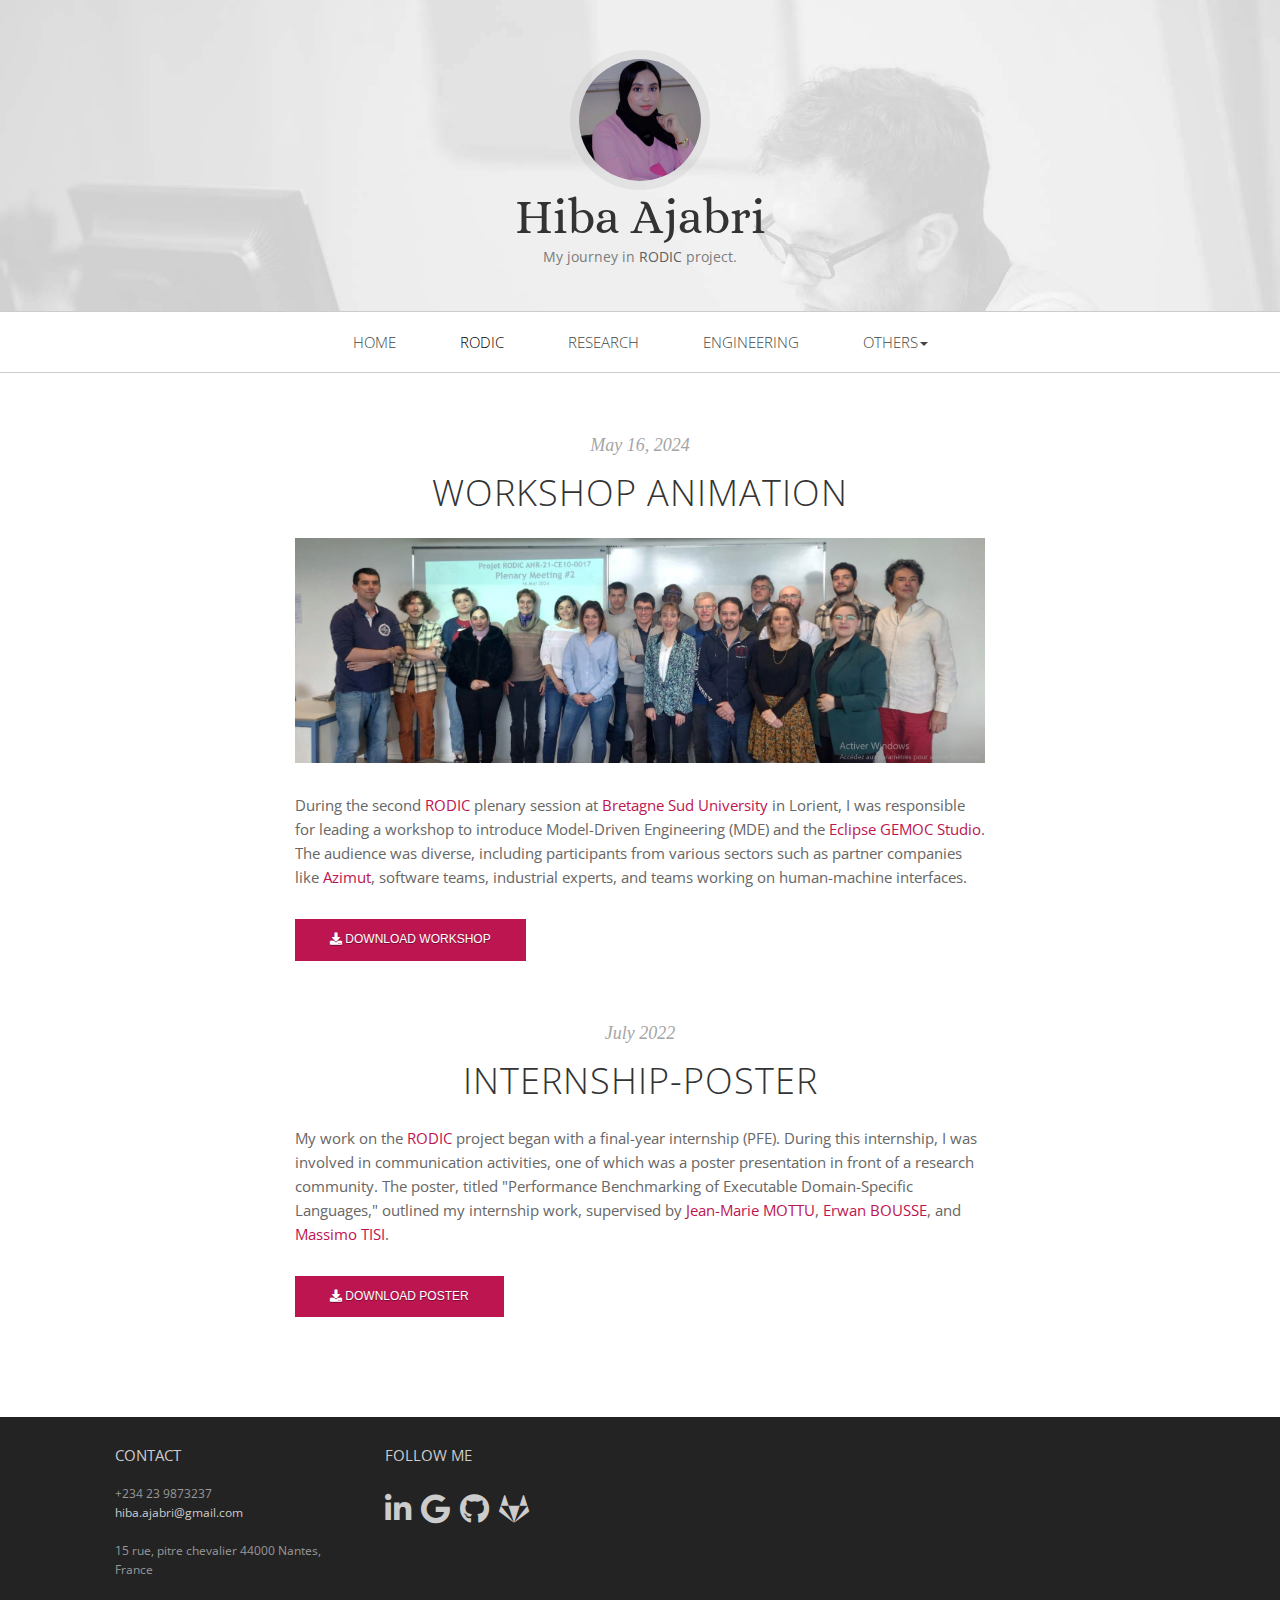
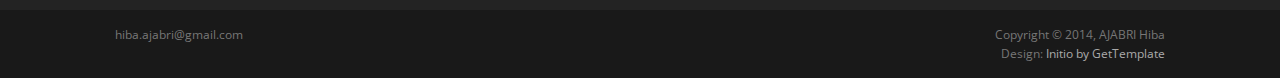
<file: blog_RODIC.html>
<!DOCTYPE html>
<html lang="en">
<head>
	<meta charset="utf-8">
	<meta name="viewport"    content="width=device-width, initial-scale=1.0">
	<meta name="description" content="">
	<meta name="author"      content="Sergey Pozhilov (GetTemplate.com)">
	
	<title>Hiba AJABRI | Portfolio</title>

	<link rel="shortcut icon" href="assets/images/gt_favicon.png">
	
	<!-- Bootstrap -->
	<!--<link href="http://netdna.bootstrapcdn.com/bootstrap/3.0.0/css/bootstrap.no-icons.min.css" rel="stylesheet"> -->
	<link href="https://maxcdn.bootstrapcdn.com/bootstrap/3.4.1/css/bootstrap.min.css" rel="stylesheet">
	<!-- Icon font -->
	<link href="http://netdna.bootstrapcdn.com/font-awesome/4.0.3/css/font-awesome.css" rel="stylesheet">
    <!-- Icon Font Stylesheet HIBA_MODIF-->
    <link rel="stylesheet" href="https://use.fontawesome.com/releases/v5.15.4/css/all.css"/>
	<!-- Fonts -->
	<link rel="stylesheet" href="http://fonts.googleapis.com/css?family=Alice|Open+Sans:400,300,700">
	<!-- Custom styles -->
	<link rel="stylesheet" href="assets/css/styles.css">

	<!--[if lt IE 9]> <script src="assets/js/html5shiv.js"></script> <![endif]-->
</head>
<body>

<header id="header">
	<div id="head" class="parallax" parallax-speed="1">
		<h1 id="logo" class="text-center">
			<img class="img-circle" src="assets/images/hiba.jpg" alt="">
			<span class="title">Hiba Ajabri</span>
			<span class="tagline">My journey in <a href="https://rodic.ls2n.fr/" target="_blank" rel="noopener">RODIC</a> project.</span>
		</h1>
	</div>

	<nav class="navbar navbar-default navbar-sticky">
		<div class="container-fluid">
			
			<div class="navbar-header">
				<button type="button" class="navbar-toggle" data-toggle="collapse" data-target="#bs-example-navbar-collapse-1"> <span class="sr-only">Toggle navigation</span> <span class="icon-bar"></span> <span class="icon-bar"></span> <span class="icon-bar"></span> </button>
			</div>
			
			<div class="navbar-collapse collapse">
				
				<ul class="nav navbar-nav">
					<li><a href="index.html">Home</a></li>
					<li class="active"><a href="blog_RODIC.html">RODIC</a></li>
                    <li><a href="blog_research.html">Research</a></li>
					<li><a href="blog_ENSIAS.html">Engineering</a></li>
					<li class="dropdown">
						<a href="#" class="dropdown-toggle" data-toggle="dropdown">Others<b class="caret"></b></a>
						<ul class="dropdown-menu">
                            <li><a href="blog_teaching.html">Teaching & Training</a></li>
							<li><a href="blog_certificate.html">Award & Certificate</a></li>
							<li><a href="blog_other.html">Other</a></li>
						</ul>
					</li>
				</ul>
			
			</div><!--/.nav-collapse -->			
		</div>	
	</nav>
</header>

<main id="main">

	<div class="container">
		<div class="row topspace">
			<div class="col-sm-8 col-sm-offset-2">
				<article class="post">
					<header class="entry-header">
 						<div class="entry-meta"> 
 							<span class="posted-on"><time class="entry-date published" date="2013-06-17">May 16, 2024</time></span>			
 						</div> 
 						<h1 class="entry-title">Workshop Animation</h1>
					</header> 
					<div class="entry-content"> 
						<p><img alt="" src="assets/images/Rodic_planery_2.jpg"></p>
                        <p>
							During the second <a href="https://rodic.ls2n.fr/" target="_blank" rel="noopener">RODIC</a> plenary session at <a href="https://www.univ-ubs.fr/fr/index.html">Bretagne Sud University</a> in Lorient, 
							I was responsible for leading a workshop to introduce Model-Driven Engineering (MDE) and the <a href="https://gemoc.org/">Eclipse GEMOC Studio</a>. 
							The audience was diverse, including participants from various sectors such as partner companies like <a href="https://www.azimut.net/fr">Azimut</a>, software teams, industrial experts, and teams working on human-machine interfaces.
                        </p>
						<div class="container-modif-hiba">
                            <a href="files/workshop.pdf" class="btn btn-primary py-2 px-4" download>
                              <i class="fas fa-download me-2"></i> Download Workshop
                            </a>
                        </div>
					</div> 
				</article>										
				<article class="post">
					<header class="entry-header">
						<div class="entry-meta"> 
							<span class="posted-on"><time class="entry-date published" date="2013-09-27">July 2022</time></span>			
						</div>
						<h1 class="entry-title">Internship-Poster</h1>
					</header>
					<div class="entry-content">
						<p>
							My work on the <a href="https://rodic.ls2n.fr/publications/">RODIC</a> project began with a final-year internship (PFE). 
							During this internship, I was involved in communication activities, one of which was a poster presentation in front of a research community. 
							The poster, titled "Performance Benchmarking of Executable Domain-Specific Languages," outlined my internship work,
							supervised by <a href="https://pagesperso.ls2n.fr/~mottu-jm/welcome-en.html">Jean-Marie MOTTU</a>, <a href="https://bousse-e.univ-nantes.io/">Erwan BOUSSE</a>, and <a href="https://massimotisi.github.io/">Massimo TISI</a>.
                            <div class="container-modif-hiba">
                                <a href="files/poster.pdf" class="btn btn-primary py-2 px-4" download>
                                  <i class="fas fa-download me-2"></i> Download Poster
                                </a>
                            </div>
                        </p>
					</div>
				</article>
 				
 				<!-- #post-## ->
											
				<article class="post">
					<header class="entry-header">
 						<div class="entry-meta"> 
 							<span class="posted-on"><time class="entry-date published" date="2013-06-17">June 17, 2013</time></span>			
 						</div> 
 						<h1 class="entry-title"><a href="single.html" rel="bookmark">Vivamus Lacus Mauris</a></h1>
					</header> 
					<div class="entry-content"> 
						<p>Mauris eget quam orci. Quisque porta varius dui, quis posuere nibh mollis quis. Mauris commodo rhoncus porttitor. Maecenas et euismod elit. Nulla facilisi. Vivamus lacus libero, ultrices non ullamcorper ac, tempus sit amet enim. Suspendisse at semper ipsum. Suspendisse sagittis diam a massa viverra sollicitudin. Vivamus sagittis est eu diam fringilla nec tristique metus vestibulum. Donec magna purus, pellentesque vel lobortis ut, convallis id augue. Sed odio magna, pellentesque eget convallis ac, vehicula vel arcu. Sed eu scelerisque dui. Sed eu arcu at nibh hendrerit viverra. Vivamus lacus augue, sodales id cursus in, condimentum at risus.</p>
					</div> 
				</article><!- #post-## ->
											
				<article class="post">
					<header class="entry-header"> 
						<div class="entry-meta"> 
							<span class="posted-on"><time class="entry-date published" date="2013-04-04">April 4, 2013</time></span>			
						</div>
						<h1 class="entry-title"><a href="single.html" rel="bookmark">Maecenas Quisque Suspendisse Lorem</a></h1>
					</header>
					<div class="entry-content">
						<p>Mauris eget quam orci. Quisque porta varius dui, quis posuere nibh mollis quis. Mauris commodo rhoncus porttitor. Maecenas et euismod elit. Nulla facilisi. Vivamus lacus libero, ultrices non ullamcorper ac, tempus sit amet enim. Suspendisse at semper ipsum. Suspendisse sagittis diam a massa viverra sollicitudin. Vivamus sagittis est eu diam fringilla nec tristique metus vestibulum. Donec magna purus, pellentesque vel lobortis ut, convallis id augue. Sed odio magna, pellentesque eget convallis ac, vehicula vel arcu. Sed eu scelerisque dui. Sed eu arcu at nibh hendrerit viverra. Vivamus lacus augue, sodales id cursus in, condimentum at risus. <a href="single.html" class="more-link">Continue reading&#8230;</a></p>
					</div>
 				</article><!- #post-## ->
											
				<article class="post">
					<header class="entry-header">
 						<div class="entry-meta"> 
 							<span class="posted-on"><time class="entry-date published" date="2013-03-20">March 20, 2013</time></span>			
 						</div>
						<h1 class="entry-title"><a href="single.html" rel="bookmark">Pellentesque Eget Convallis</a></h1>
					</header>
					<div class="entry-content">
						<p>Mauris eget quam orci. Quisque porta varius dui, quis posuere nibh mollis quis. Mauris commodo rhoncus porttitor. Maecenas et euismod elit. Nulla facilisi. Vivamus lacus libero, ultrices non ullamcorper ac, tempus sit amet enim. Suspendisse at semper ipsum. Suspendisse sagittis diam a massa viverra sollicitudin. Vivamus sagittis est eu diam fringilla nec tristique metus vestibulum. Donec magna purus, pellentesque vel lobortis ut, convallis id augue. Sed odio magna, pellentesque eget convallis ac, vehicula vel arcu. Sed eu scelerisque dui. Sed eu arcu at nibh hendrerit viverra. Vivamus lacus augue, sodales id cursus in, condimentum at risus. <a href="single.html" class="more-link">Continue reading&#8230;</a></p>
					</div>
				</article><!- #post-## --> 
			</div> 
		</div>

		<!-- <center class="">
			<ul class="pagination">
				<li class="disabled"><a href="">&laquo;</a></li>
				<li class="active"><a href="">1</a></li>
				<li><a href="">2</a></li>
				<li><a href="">3</a></li>
				<li><a href="">4</a></li>
				<li><a href="">5</a></li>
				<li><a href="">6</a></li>
				<li><a href="">&raquo;</a></li>
			</ul>
		</center>-->
	

	</div>	<!-- /container -->

</main>

<footer id="footer" class="topspace">
	<div class="container">
		<div class="row">
			<div class="col-md-3 widget">
				<h3 class="widget-title">Contact</h3>
				<div class="widget-body">
					<p>+234 23 9873237<br>
						<a href="mailto:#">hiba.ajabri@gmail.com</a><br>
						<br>
						15 rue, pitre chevalier 44000 Nantes, France
					</p>	
				</div>
			</div>

			<div class="col-md-3 widget">
				<h3 class="widget-title">Follow me</h3>
				<div class="widget-body">
					<p class="follow-me-icons">
						<a href="https://www.linkedin.com/in/hiba-ajabri-b19b80195/"><i class="fab fa-linkedin-in fa-2"></i></a>
						<a href="https://scholar.google.fr/citations?user=QEfbu70AAAAJ&hl=fr"><i class="fab fa-google fa-2"></i></a>
						<a href="https://github.com/hiba-coder"><i class="fab fa-github fa-2"></i></a>
						<a href="https://gitlab.univ-nantes.fr/rodic/evaluationKPIxDSL"><i class="fab fa-gitlab fa-2"></i></a>
					</p>
				</div>
			</div>

			 <!--<div class="col-md-3 widget">
				<h3 class="widget-title">Text widget</h3>
				<div class="widget-body">
					<p>Lorem ipsum dolor sit amet, consectetur adipisicing elit. Atque, nihil natus explicabo ipsum quia iste aliquid repellat eveniet velit ipsa sunt libero sed aperiam id soluta officia asperiores adipisci maxime!</p>
					<p>Lorem ipsum dolor sit amet, consectetur adipisicing elit. Atque, nihil natus explicabo ipsum quia iste aliquid repellat eveniet velit ipsa sunt libero sed aperiam id soluta officia asperiores adipisci maxime!</p>
				</div>
			</div>

			<div class="col-md-3 widget">
				<h3 class="widget-title">Form widget</h3>
				<div class="widget-body">
					<p>+234 23 9873237<br>
						<a href="mailto:#">some.email@somewhere.com</a><br>
						<br>
						234 Hidden Pond Road, Ashland City, TN 37015
					</p>	
				</div>
			</div>-->

		</div> <!-- /row of widgets -->
	</div>
</footer>

<footer id="underfooter">
	<div class="container">
		<div class="row">
			
			<div class="col-md-6 widget">
				<div class="widget-body">
					<p>hiba.ajabri@gmail.com</p>
				</div>
			</div>

			<div class="col-md-6 widget">
				<div class="widget-body">
					<p class="text-right">
						Copyright &copy; 2014, AJABRI Hiba<br> 
						Design: <a href="http://www.gettemplate.com" rel="designer">Initio by GetTemplate</a> </p>
				</div>
			</div>

		</div> <!-- /row of widgets -->
	</div>
</footer>



<!-- JavaScript libs are placed at the end of the document so the pages load faster -->
<script src="https://code.jquery.com/jquery-3.6.0.min.js"></script>
<script src="https://maxcdn.bootstrapcdn.com/bootstrap/3.4.1/js/bootstrap.min.js"></script>
<!--<script src="http://ajax.googleapis.com/ajax/libs/jquery/1.10.2/jquery.min.js"></script>-->
<!--<script src="http://netdna.bootstrapcdn.com/bootstrap/3.0.0/js/bootstrap.min.js"></script>-->
<script src="assets/js/template.js"></script>
</body>
</html>
</file>
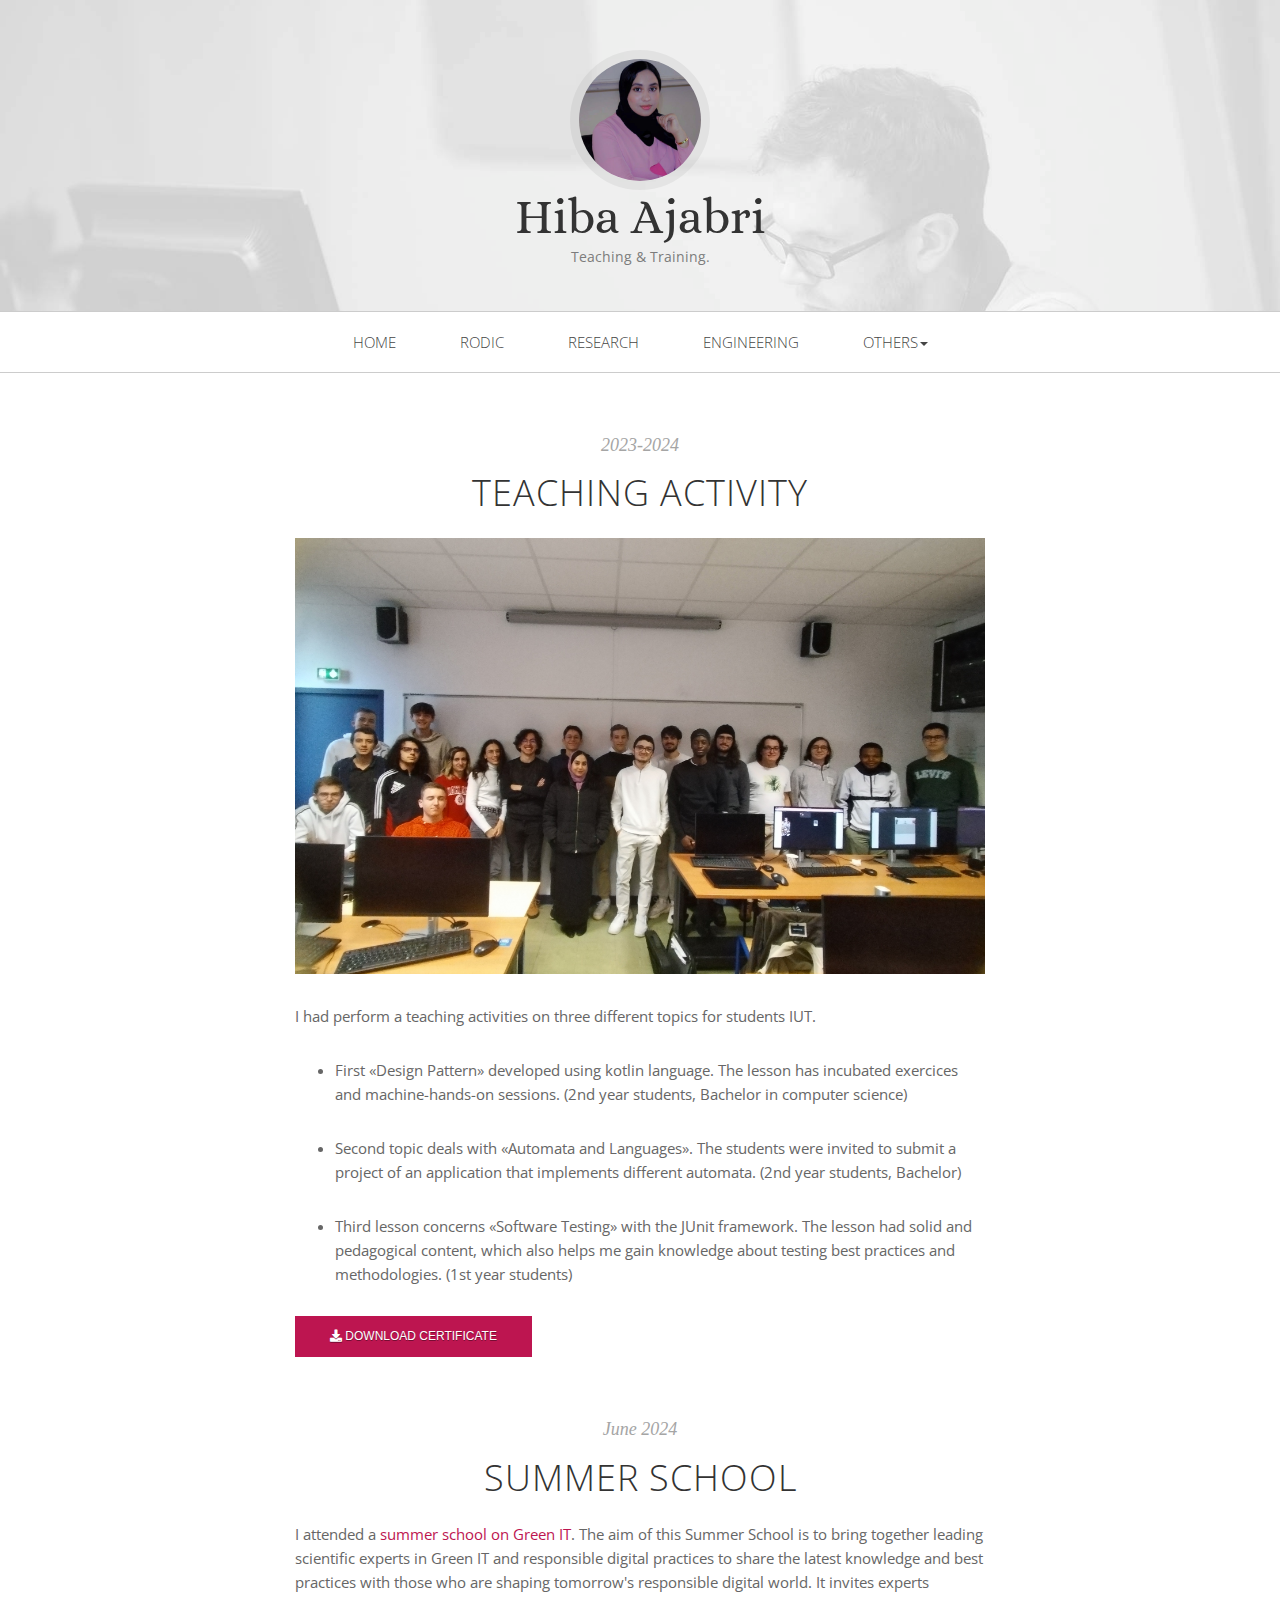
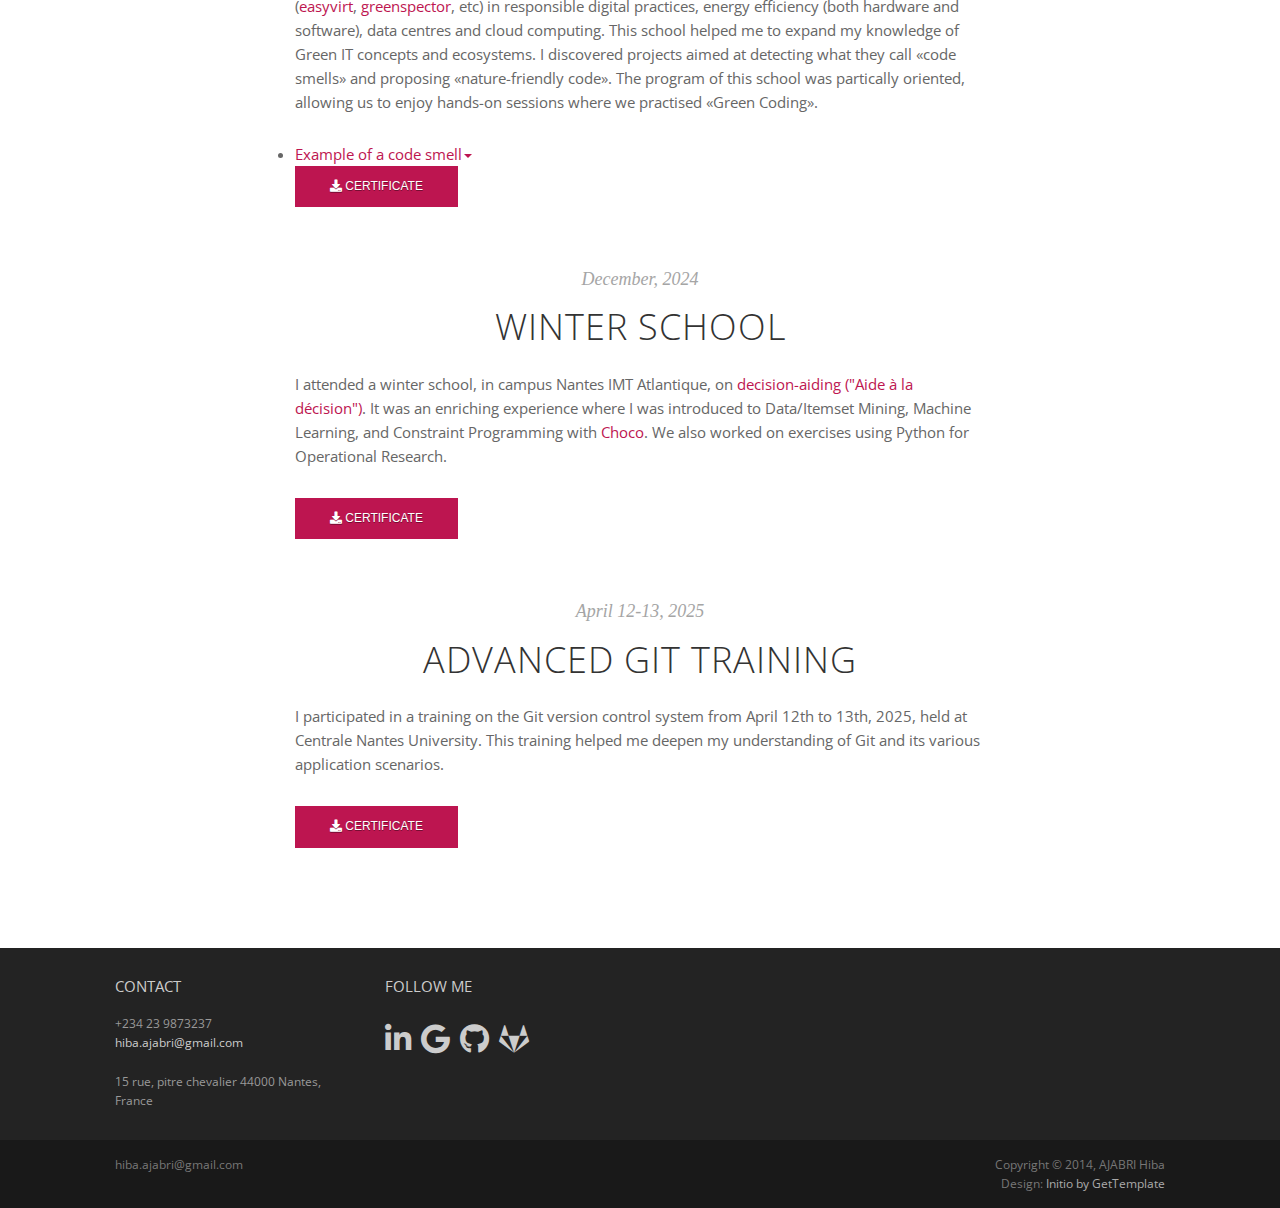
<file: blog_teaching.html>
<!DOCTYPE html>
<html lang="en">
<head>
	<meta charset="utf-8">
	<meta name="viewport"    content="width=device-width, initial-scale=1.0">
	<meta name="description" content="">
	<meta name="author"      content="Sergey Pozhilov (GetTemplate.com)">
	
	<title>Blog | Initio - Free, multipurpose html5 template by GetTemplate</title>

	<link rel="shortcut icon" href="assets/images/gt_favicon.png">
	
	<!-- Bootstrap -->
	<link href="https://maxcdn.bootstrapcdn.com/bootstrap/3.4.1/css/bootstrap.min.css" rel="stylesheet">
	<!-- Icon font -->
	<link href="http://netdna.bootstrapcdn.com/font-awesome/4.0.3/css/font-awesome.css" rel="stylesheet">
    <!-- Icon Font Stylesheet HIBA_MODIF-->
    <link rel="stylesheet" href="https://use.fontawesome.com/releases/v5.15.4/css/all.css"/>
	<!-- Fonts -->
	<link rel="stylesheet" href="http://fonts.googleapis.com/css?family=Alice|Open+Sans:400,300,700">
	<!-- Custom styles -->
	<link rel="stylesheet" href="assets/css/styles.css">

	<!--[if lt IE 9]> <script src="assets/js/html5shiv.js"></script> <![endif]-->
</head>
<body>

<header id="header">
	<div id="head" class="parallax" parallax-speed="1">
		<h1 id="logo" class="text-center">
			<img class="img-circle" src="assets/images/hiba.jpg" alt="">
			<span class="title">Hiba Ajabri</span>
			<span class="tagline">Teaching & Training.</span>
		</h1>
	</div>

	<nav class="navbar navbar-default navbar-sticky">
		<div class="container-fluid">
			
			<div class="navbar-header">
				<button type="button" class="navbar-toggle" data-toggle="collapse" data-target="#bs-example-navbar-collapse-1"> <span class="sr-only">Toggle navigation</span> <span class="icon-bar"></span> <span class="icon-bar"></span> <span class="icon-bar"></span> </button>
			</div>
			
			<div class="navbar-collapse collapse">
				
				<ul class="nav navbar-nav">
					<li><a href="index.html">Home</a></li>
					<li><a href="blog_RODIC.html">RODIC</a></li>
                    <li><a href="blog_research.html">Research</a></li>
					<li><a href="blog_ENSIAS.html">Engineering</a></li>
					<li class="dropdown">
						<a href="#" class="dropdown-toggle" data-toggle="dropdown">Others<b class="caret"></b></a>
						<ul class="dropdown-menu">
                            <li class="active"><a href="blog_teaching.html">Teaching & Training</a></li>
							<li><a href="blog_certificate.html">Award & Certificate</a></li>
							<li><a href="blog_other.html">Other</a></li>
						</ul>
					</li>
				</ul>
			
			</div><!--/.nav-collapse -->			
		</div>	
	</nav>
</header>

<main id="main">

	<div class="container">
		<div class="row topspace">
			<div class="col-sm-8 col-sm-offset-2">
				<article class="post">
					<header class="entry-header">
 						<div class="entry-meta"> 
 							<span class="posted-on"><time class="entry-date published" date="2013-06-17">2023-2024</time></span>			
 						</div> 
 						<h1 class="entry-title">Teaching Activity</h1>
					</header> 
					<div class="entry-content"> 
						<p><img alt="" src="assets/images/teaching.jpg"></p>
                        <p>
                           I had perform a teaching activities on three different topics for students IUT.
                           <ul>
                                <li><p>First «Design Pattern» developed using kotlin language. The lesson has incubated exercices and machine-hands-on sessions. (2nd year students, Bachelor in computer science)</p></li>
                                <li><p>Second topic deals with «Automata and Languages». The students were invited to submit a project of an application that implements different automata. (2nd year students, Bachelor)</p></li>
                                <li><p>Third lesson concerns «Software Testing» with the JUnit framework. The lesson had solid and pedagogical content, which also helps me gain knowledge about testing best practices and methodologies. (1st year students)</p></li>
                            </ul>
                        </p>
						<div class="container-modif-hiba">
                            <a href="files/Teaching.pdf" class="btn btn-primary py-2 px-4" download>
                              <i class="fas fa-download me-2"></i> Download Certificate
                            </a>
                        </div>
					</div> 
				</article>										
				<article class="post">
					<header class="entry-header">
						<div class="entry-meta"> 
							<span class="posted-on"><time class="entry-date published" date="2013-09-27">June 2024</time></span>			
						</div>
						<h1 class="entry-title">Summer School</h1>
					</header>
					<div class="entry-content">
						<p>
							I attended a <a href="https://ecolegreenit.ls2n.fr/programme/">summer school on Green IT</a>. The aim of this Summer School is to bring together leading scientific experts in Green IT and responsible digital practices to share the latest knowledge and best practices with those who are shaping tomorrow's responsible digital world.
							It invites experts (<a href="https://www.easyvirt.com/">easyvirt</a>, <a href="https://greenspector.com/fr/accueil/">greenspector</a>, etc) in responsible digital practices, energy efficiency (both hardware and software), data centres and cloud computing. This school helped me to expand my knowledge of Green IT concepts and ecosystems.
							I discovered projects aimed at detecting what they call «code smells» and proposing «nature-friendly code». The program of this school was partically oriented, allowing us to enjoy hands-on sessions where we practised «Green Coding».
                        </p>
						<li class="dropdown">
							<a class="dropdown-toggle" data-toggle="dropdown">Example of a code smell<b class="caret"></b></a>
							<ul class="dropdown-menu">
								<div><p>Code Smell 1</p><p><img alt="" src="assets/images/codesmell1.png"></p></div>
								<div><p>Code Smell 0</p><p><img alt="" src="assets/images/codesmell0.png"></p></div>
							</ul>
						</li>
						<div class="container-modif-hiba">
							<a href="files/attestation_ecole_ete.pdf" class="btn btn-primary py-2 px-4" download>
							  <i class="fas fa-download me-2"></i> Certificate
							</a>
						</div>
					</div>
				</article>
 				
 				<!-- #post-## -->
											
				<article class="post">
					<header class="entry-header">
 						<div class="entry-meta"> 
 							<span class="posted-on"><time class="entry-date published" date="2013-06-17">December, 2024</time></span>			
 						</div> 
 						<h1 class="entry-title">winter school</h1>
					</header> 
					<div class="entry-content"> 
						<p>
							I attended a winter school, in campus Nantes IMT Atlantique, on <a href="https://formations.telecom-bretagne.eu/or/courses/DecisionAiding-SPIN/index.html">decision-aiding ("Aide à la décision")</a>.
							It was an enriching experience where I was introduced to Data/Itemset Mining, Machine Learning, and Constraint Programming with <a href="https://gitlab.com/chaver/choco-mining">Choco</a>.
							We also worked on exercises using Python for Operational Research.
						</p>
						<div class="container-modif-hiba">
							<a href="files/certificate_winter_school.pdf" class="btn btn-primary py-2 px-4" download>
							  <i class="fas fa-download me-2"></i> Certificate
							</a>
						</div>
					</div> 
				</article><!-- #post-## -->
											
				<article class="post">
					<header class="entry-header"> 
						<div class="entry-meta"> 
							<span class="posted-on"><time class="entry-date published" date="2013-04-04">April 12-13, 2025</time></span>			
						</div>
						<h1 class="entry-title">Advanced Git training</h1>
					</header>
					<div class="entry-content">
						<p>
							I participated in a training on the Git version control system from April 12th to 13th, 2025, held at Centrale Nantes University.
							This training helped me deepen my understanding of Git and its various application scenarios.
						</p>
						<div class="container-modif-hiba">
							<a href="files/certificate_winter_school.pdf" class="btn btn-primary py-2 px-4" download>
							  <i class="fas fa-download me-2"></i> Certificate
							</a>
						</div>
					</div>
 				</article><!-- #post-## ->
											
				<article class="post">
					<header class="entry-header">
 						<div class="entry-meta"> 
 							<span class="posted-on"><time class="entry-date published" date="2013-03-20">March 20, 2013</time></span>			
 						</div>
						<h1 class="entry-title"><a href="single.html" rel="bookmark">Pellentesque Eget Convallis</a></h1>
					</header>
					<div class="entry-content">
						<p>Mauris eget quam orci. Quisque porta varius dui, quis posuere nibh mollis quis. Mauris commodo rhoncus porttitor. Maecenas et euismod elit. Nulla facilisi. Vivamus lacus libero, ultrices non ullamcorper ac, tempus sit amet enim. Suspendisse at semper ipsum. Suspendisse sagittis diam a massa viverra sollicitudin. Vivamus sagittis est eu diam fringilla nec tristique metus vestibulum. Donec magna purus, pellentesque vel lobortis ut, convallis id augue. Sed odio magna, pellentesque eget convallis ac, vehicula vel arcu. Sed eu scelerisque dui. Sed eu arcu at nibh hendrerit viverra. Vivamus lacus augue, sodales id cursus in, condimentum at risus. <a href="single.html" class="more-link">Continue reading&#8230;</a></p>
					</div>
				</article><!- #post-## --> 
			</div> 
		</div>

		<!--<center class="">
			<ul class="pagination">
				<li class="disabled"><a href="">&laquo;</a></li>
				<li class="active"><a href="">1</a></li>
				<li><a href="">2</a></li>
				<li><a href="">3</a></li>
				<li><a href="">4</a></li>
				<li><a href="">5</a></li>
				<li><a href="">6</a></li>
				<li><a href="">&raquo;</a></li>
			</ul>
		</center>-->
	

	</div>	<!-- /container -->

</main>

<footer id="footer" class="topspace">
	<div class="container">
		<div class="row">
			<div class="col-md-3 widget">
				<h3 class="widget-title">Contact</h3>
				<div class="widget-body">
					<p>+234 23 9873237<br>
						<a href="mailto:#">hiba.ajabri@gmail.com</a><br>
						<br>
						15 rue, pitre chevalier 44000 Nantes, France
					</p>	
				</div>
			</div>

			<div class="col-md-3 widget">
				<h3 class="widget-title">Follow me</h3>
				<div class="widget-body">
					<p class="follow-me-icons">
						<a href="https://www.linkedin.com/in/hiba-ajabri-b19b80195/"><i class="fab fa-linkedin-in fa-2"></i></a>
						<a href="https://scholar.google.fr/citations?user=QEfbu70AAAAJ&hl=fr"><i class="fab fa-google fa-2"></i></a>
						<a href="https://github.com/hiba-coder"><i class="fab fa-github fa-2"></i></a>
						<a href="https://gitlab.univ-nantes.fr/rodic/evaluationKPIxDSL"><i class="fab fa-gitlab fa-2"></i></a>
					</p>
				</div>
			</div>

			 <!--<div class="col-md-3 widget">
				<h3 class="widget-title">Text widget</h3>
				<div class="widget-body">
					<p>Lorem ipsum dolor sit amet, consectetur adipisicing elit. Atque, nihil natus explicabo ipsum quia iste aliquid repellat eveniet velit ipsa sunt libero sed aperiam id soluta officia asperiores adipisci maxime!</p>
					<p>Lorem ipsum dolor sit amet, consectetur adipisicing elit. Atque, nihil natus explicabo ipsum quia iste aliquid repellat eveniet velit ipsa sunt libero sed aperiam id soluta officia asperiores adipisci maxime!</p>
				</div>
			</div>

			<div class="col-md-3 widget">
				<h3 class="widget-title">Form widget</h3>
				<div class="widget-body">
					<p>+234 23 9873237<br>
						<a href="mailto:#">some.email@somewhere.com</a><br>
						<br>
						234 Hidden Pond Road, Ashland City, TN 37015
					</p>	
				</div>
			</div>-->

		</div> <!-- /row of widgets -->
	</div>
</footer>

<footer id="underfooter">
	<div class="container">
		<div class="row">
			
			<div class="col-md-6 widget">
				<div class="widget-body">
					<p>hiba.ajabri@gmail.com</p>
				</div>
			</div>

			<div class="col-md-6 widget">
				<div class="widget-body">
					<p class="text-right">
						Copyright &copy; 2014, AJABRI Hiba<br> 
						Design: <a href="http://www.gettemplate.com" rel="designer">Initio by GetTemplate</a> </p>
				</div>
			</div>

		</div> <!-- /row of widgets -->
	</div>
</footer>



<!-- JavaScript libs are placed at the end of the document so the pages load faster -->
<script src="http://ajax.googleapis.com/ajax/libs/jquery/1.10.2/jquery.min.js"></script>
<script src="http://netdna.bootstrapcdn.com/bootstrap/3.0.0/js/bootstrap.min.js"></script>
<script src="assets/js/template.js"></script>
</body>
</html>
</file>
<file: css/style.css>
/************HIBA_MODIF*************/
.more-link {
    font-family: Georgia, serif;
    font-style: italic;
    font-weight: bold;
    color: #666666;
    text-decoration: none;
}
.more-link:hover {
    color: #333333;
    /*text-decoration: underline;*/
}
.more-link {
    display: block;
    width: 100%;
    text-align: right;
    height: 50px;
    line-height: 50px;
}
p {
    text-align: justify;
}
/*********************************/
/*** Spinner Start ***/
#spinner {
    opacity: 0;
    visibility: hidden;
    transition: opacity .5s ease-out, visibility 0s linear .5s;
    z-index: 99999;
}

#spinner.show {
    transition: opacity .5s ease-out, visibility 0s linear 0s;
    visibility: visible;
    opacity: 1;
}
/*** Spinner End ***/

.back-to-top {
    position: fixed;
    right: 30px;
    bottom: 30px;
    transition: 0.5s;
    z-index: 99;
}


/*** Button Start ***/
.btn {
    font-weight: 600;
    transition: .5s;
}

.btn-square {
    width: 32px;
    height: 32px;
}

.btn-sm-square {
    width: 34px;
    height: 34px;
}

.btn-md-square {
    width: 40px;
    height: 40px;
}

.btn-lg-square {
    width: 46px;
    height: 46px;
}

.btn-xl-square {
    width: 56px;
    height: 56px;
}

.btn-square,
.btn-sm-square,
.btn-md-square,
.btn-lg-square,
.btn-xl-square {
    padding: 0;
    display: flex;
    align-items: center;
    justify-content: center;
    font-weight: normal;
}

.btn.btn-primary {
    color: var(--bs-white);
    border: none;
}

.btn.btn-primary:hover {
    background: var(--bs-dark);
    color: var(--bs-white);
}

.btn.btn-light {
    color: var(--bs-primary);
    border: none;
}

.btn.btn-light:hover {
    color: var(--bs-white);
    background: var(--bs-primary);
}


.pt-6 {
    padding-top: 60px;
}

.ps-6 {
    padding-left: 60px;
}

.pe-6 {
    padding-right: 60px;
}

.pb-6 {
    padding-bottom: 60px;
}


.sub-title {
    font-family: "Edu TAS Beginner", cursive;
    font-weight: 700;
    font-size: 22px;
}


.container-fluid {
    position: relative;
    border-bottom: 1px solid rgba(0, 0, 0, .08);
}

@media (min-width: 992px) {
    .container-fluid::before {
        content: "";
        position: absolute;
        width: 15%;
        height: 100%;
        top: 0;
        left: 0;
        background: var(--bs-dark);
        z-index: -1;
    }
}

@media (max-width: 991px) {
    .container-fluid {
        border: none;
    }

    .container-fluid .header-content,
    .container-fluid .about-header,
    .container-fluid .education-header,
    .container-fluid .experience-header,
    .container-fluid .skills-header,
    .container-fluid .service-header,
    .container-fluid .portfolio-header,
    .container-fluid .blog-header,
    .container-fluid .testimonial-header,
    .container-fluid .contact-header {
        padding: 25px;
    }

    .container-fluid .header-img,
    .container-fluid .about-content,
    .container-fluid .education-content,
    .container-fluid .experience-content,
    .container-fluid .skills-content,
    .container-fluid .service-content,
    .container-fluid .portfolio-content,
    .container-fluid .blog-content,
    .container-fluid .testimonial-content,
    .container-fluid .contact-content {
        padding-left: 0;
        padding-top: 25px;
    }
}


/*** Navbar Start ***/
.nav-section {
    position: relative;
}

.nav-section .navbar {
    position: fixed;
    width: 100%;
    height: 100vh;
    top: 50%;
    right: calc(40px - 100%);
    transform: translateY(-50%);
    z-index: 99;
}

.navbar.navbar-light {
    background: transparent;
    width: 100%;
}

.navbar .navbar-nav {
    display: flex;
    align-items: center;
    justify-content: center;
}

.navbar .navbar-nav .nav-link {
    width: 100%;
    display: flex;
    align-items: center;
    
}

.navbar-nav .nav-link span {
    width: 40px; 
    height: 40px;
    margin-right: 8px;
    border-right: 1px solid rgba(0, 0, 0, .08);
    display: flex;
    align-items: center;
    justify-content: center;
    background: transparent;
    color: var(--bs-body);
    transition: 0.5s;
}

.nav-section .navbar .navbar-nav .nav-item {
    height: 40px;
    padding: 0;
    margin-bottom: 3px;
    border: 1px solid rgba(0, 0, 0, .08);
    background: var(--bs-white);
    color: var(--bs-body);
    font-size: 14px;
    font-weight: 700;
    transition: 0.5s;
}

.nav-section .navbar .navbar-nav .nav-item:hover {
    margin-right: calc(100% + 40px);
    color: var(--bs-primary);
}
/*** Navbar End ***/


/*** About Start ***/
.about-content .about-img {
    position: relative;
    overflow: hidden;
}

.about-content .about-img .sosial-icon {
    position: absolute;
    width: 100%;
    height: 100%;
    top: -100%;
    left: 0;
    padding: 50px;
    background: rgba(0, 0, 0, .04);
    transition: 0.5s;
}

.about-content .about-img:hover .sosial-icon {
    top: 0;
}
/*** About End ***/


/*** Education Start ***/
.education-content .education-item {
    position: relative;
    overflow: hidden;
    box-shadow: 0 0 30px rgba(0, 0, 0, .03);
    transition: 0.5s;
    z-index: 1;
}

.education-content .education-item:hover {
    box-shadow: 0 0 30px rgba(0, 0, 0, .08);
}

.education-content .education-item::after {
    content: "";
    position: absolute;
    width: 25%;
    height: 100%;
    top: 50%;
    left: 0;
    padding: 0;
    transform: translateY(-50%);
    border: 100px solid;
    border-color: var(--bs-light) transparent var(--bs-light) var(--bs-light);
    z-index: -1;
}

.education-content .education-item::before {
    content: "";
    position: absolute;
    width: 25%;
    height: 100%;
    top: 50%;
    right: 0;
    transform: translateY(-50%);
    border: 100px solid;
    border-color: var(--bs-light) var(--bs-light) var(--bs-light) transparent;
    z-index: -1;
}
/*** Education End ***/


/*** Experience start ***/
.experience-content .experience-item {
    position: relative;
    overflow: hidden;
    box-shadow: 0 0 30px rgba(0, 0, 0, .03);
    transition: 0.5s;
    z-index: 1;
}

.experience-content .experience-item:hover {
    box-shadow: 0 0 30px rgba(0, 0, 0, .08);
}

.experience-content .experience-item::after {
    content: "";
    position: absolute;
    width: 2px;
    height: 100%;
    top: 50%;
    left: 0;
    padding: 0;
    transform: translateY(-50%);
    border: 100px solid;
    border-color: var(--bs-light) transparent var(--bs-light) var(--bs-light);
    z-index: -1;

}

.experience-content .experience-item::before {
    content: "";
    position: absolute;
    width: 2px;
    height: 100%;
    top: 50%;
    right: 0;
    transform: translateY(-50%);
    border: 100px solid;
    border-color: var(--bs-light) var(--bs-light) var(--bs-light) transparent;
    z-index: -1;
}
/*** Experience End ***/


/*** Skills Start ***/
.skills-content .skills-item {
    position: relative;
}

.skills-content .skills-item::after {
    content: "";
    position: absolute;
    width: 100%;
    height: 100%;
    top: 0;
    left: 0;
    border-radius: 50% 50% 50% 50% / 28% 28% 72% 72%;
    background: var(--bs-light);
    z-index: -1;
}
/*** Skills End ***/


/*** Service start ***/
.service-content .service-item {
    box-shadow: 0 0 30px rgba(0, 0, 0, .03);
    transition: 0.5s;
}

.service-content .service-item:hover i {
    color: var(--bs-primary);

}

.service-content .service-item:hover {
    box-shadow: 0 0 30px rgba(0, 0, 0, .08);
}
/*** service End ***/


/*** Portfolio Start ***/
.portfolio-content .portfolio-item .portfolio-img {
    position: relative;
    width: 100%;
    height: 150px;
}

.portfolio-item .portfolio-img .portfolio-img-inner {
    width: 100%;
    height: 150px;
    position: absolute;
    top: 0;
    left: 0;
}

.portfolio-item .portfolio-img .portfolio-img-inner img {
    width: 100%;
    height: 150px;
    object-fit: cover;
}

.portfolio-content .portfolio-item .view-img {
    display: flex;
    align-items: center;
    justify-content: end;
}

.portfolio-content .portfolio-item .portfolio-img .portfolio-img-inner {
    visibility: hidden;
    transition: 0.5s;
}

.portfolio-content .portfolio-item:hover .portfolio-img .portfolio-img-inner {
    visibility: visible;
    transform: rotate(-6deg);
}
/*** Portfolio End ***/


/*** Blog Start ***/
.blog-content .blog-btn a {
    color: var(--bs-primary);
}
.blog-content .blog-btn a:hover {
    color: var(--bs-dark);
}
/*** Blog End ***/


/*** Testimonial Start ***/
.testimonial-carousel {
    position: relative;
    transition: 0.5s;
}

.testimonial-carousel .testimonial-item {
    padding: 60px;
}

.testimonial-carousel .owl-nav .owl-prev {
    position: absolute;
    top: 50%;
    left: 0;
    transform: translateY(-50%);
    width: 60px;
    height: 60px;
    display: flex;
    align-items: center;
    justify-content: center;
    background: var(--bs-white);
    color: var(--bs-primary);
    transition: 0.5s;
}

.testimonial-carousel .owl-nav .owl-next {
    position: absolute;
    top: 50%;
    right: 0;
    transform: translateY(-50%);
    width: 60px;
    height: 60px;
    display: flex;
    align-items: center;
    justify-content: center;
    background: var(--bs-white);
    color: var(--bs-primary);
    transition: 0.5s;
}

.testimonial-carousel .owl-nav .owl-prev:hover,
.testimonial-carousel .owl-nav .owl-next:hover {
    background: var(--bs-primary);
    color: var(--bs-white);
}

.testimonial-carousel .owl-dots {
    width: 100%;
    height: 130px;
    display: flex;
    align-items: center;
    justify-content: center;
    padding: 0 60px 60px 60px;
    transition: 0.5s;
}

@media (max-width: 576px) {
    .testimonial-carousel .owl-dots {
        justify-content: start;
    }
}

.testimonial-carousel .owl-dots .owl-dot img {
    width: 40px;
    height: 40px;
    margin-right: 15px;
    border: 3px solid var(--bs-white);
    transition: 0.5s;
}

.testimonial-carousel .owl-dots .owl-dot.active img {
    width: 70px;
    height: 70px;
    border: 3px solid var(--bs-primary);
}
/*** Testimonial End ***/

/*** footer Start ***/
@media (max-width: 991px) {
    .container-fluid .footer-content {
        padding-left: 0;
    }
}
/*** footer End ***/
</file>
<file: assets/css/styles.css>
html {
  font-size: 100%;
}
body {
  font-size: 15px;
  font-size: 0.9375rem;
  font-family: "Open sans", Helvetica, Arial, sans-serif;
  color: #666666;
  padding: 0;
}
.topspace {
  margin-top: 40px;
}
/*********************************************************************


                            Navigation in header


**********************************************************************/
.navbar {
  border-width: 1px 0;
  -webkit-border-radius: 0;
  -webkit-background-clip: padding-box;
  -moz-border-radius: 0;
  -moz-background-clip: padding;
  border-radius: 0;
  background-clip: padding-box;
  width: 100%;
}
.navbar.stick {
  position: fixed;
  top: 0;
  left: 0;
  opacity: .85;
}
.navbar-collapse {
  -webkit-border-radius: 0;
  -webkit-background-clip: padding-box;
  -moz-border-radius: 0;
  -moz-background-clip: padding;
  border-radius: 0;
  background-clip: padding-box;
  font-family: "Open sans", Helvetica, Arial, sans-serif;
  font-weight: 300;
  text-transform: uppercase;
}
.navbar-collapse .navbar-nav {
  float: none;
  margin: 0 auto;
  text-align: center;
}
.navbar-collapse .navbar-nav > li {
  float: none;
  display: inline-block;
}
.navbar-collapse .navbar-nav > li > a {
  padding: 20px 30px;
}
.dropdown ul.dropdown-menu {
  top: 85%;
  text-align: left;
}
.dropdown ul.dropdown-menu > li > a {
  padding: 5px 30px;
}
.navbar-default {
  background-color: #ffffff;
  border-color: #cccccc;
}
.navbar-default .navbar-nav > li > a {
  color: #454545;
}
.navbar-default .navbar-nav > li > a:hover,
.navbar-default .navbar-nav > li > a:focus {
  color: #000000;
  background-color: #ffffff;
}
.navbar-default .navbar-nav > .active > a,
.navbar-default .navbar-nav > .active > a:hover,
.navbar-default .navbar-nav > .active > a:focus {
  color: #000000;
  background-color: #ffffff;
}
.navbar-default .dropdown ul.dropdown-menu > li > a {
  color: #454545;
}
.navbar-default .dropdown ul.dropdown-menu > li > a:hover {
  background-color: #eeeeee;
  color: #000000;
}
.navbar-default .navbar-toggle {
  border-color: #666666;
}
.navbar-default .navbar-toggle:hover,
.navbar-default .navbar-toggle:focus {
  background-color: #ffffff;
}
.navbar-default .navbar-toggle .icon-bar {
  background-color: #333333;
}
.navbar-default .navbar-collapse,
.navbar-default .navbar-form {
  border-color: #cccccc;
}
.navbar-default .navbar-nav > .open > a,
.navbar-default .navbar-nav > .open > a:hover,
.navbar-default .navbar-nav > .open > a:focus {
  background-color: #ffffff;
  color: #000000;
}
/****************************************************************************************


                                     Sidebar special Nav


*****************************************************************************************/
.nav-side {
  font-size: 24px;
  font-size: 1.5rem;
  font-weight: 300;
  margin-top: -0.37em;
}
.nav-side > li > a {
  padding-top: 5px;
  padding-bottom: 5px;
  color: #f392b4;
}
.nav-side > li > a:hover {
  color: #bd1550;
  background: none;
}
.nav-side > li.active > a {
  color: #bd1550;
}
/*********************************************************************


                                TYPOGRAPHY


**********************************************************************/
p {
  line-height: 1.6em;
  margin: 0 0 30px 0;
}
ul,
ol {
  line-height: 1.6em;
  margin: 0 0 30px 0;
}
blockquote {
  padding: 10px 20px;
  margin: 0 0 30px;
  border-left: 5px solid #eee;
}
h1,
h2,
h3,
h4,
h5,
h6,
.h1,
.h2,
.h3,
.h4,
.h5,
.h6 {
  font-family: "Open sans", Helvetica, Arial, sans-serif;
  font-weight: 400;
  color: #333333;
}
h1 {
  font-size: 40px;
  font-size: 2.5rem;
}
h2 {
  font-size: 36px;
  font-size: 2.25rem;
}
h3 {
  font-size: 30px;
  font-size: 1.875rem;
}
h4 {
  font-size: 24px;
  font-size: 1.5rem;
}
h5 {
  font-size: 20px;
  font-size: 1.25rem;
}
a {
  color: #bd1550;
}
a:hover {
  color: #e93675;
}
.lead {
  font-weight: 300;
  font-size: 21px;
  font-size: 1.3125rem;
}
.text-msg {
  line-height: 1.7em;
  color: #b3b3b3;
  font-weight: 300;
  text-transform: capitalize;
  margin-top: -0.23em;
}
.size-auto,
.size-full,
.size-large,
.size-medium,
.size-thumbnail {
  max-width: 100%;
  height: auto;
}
/*********************************************************************


                                HEADER


**********************************************************************/
#head {
  background: #f4f4f4 url(../images/bg_head.jpg) top center;
  background-size: cover;
  color: #7C7C7C;
  padding: 30px 0 35px 0;
}
#head img.img-circle {
  display: block;
  width: 140px;
  height: 140px;
  overflow: hidden;
  border: 9px solid rgba(0, 0, 0, 0.05);
  margin: 0 auto;
}
#head .title {
  font-family: Alice, Georgia, serif;
  font-size: 49px;
  font-size: 3.0625rem;
}
#head .title a {
  text-decoration: none;
  color: #333333;
}
#head .tagline {
  display: block;
  font-size: 14px;
  font-size: 0.875rem;
  line-height: 1.2em;
  color: #7C7C7C;
  margin: 5px 0 0;
}
#head .tagline b {
  font-weight: normal;
}
#head .tagline a {
  color: #5E5E5E;
}
.home #head {
  padding: 90px 0;
}
.home #head .title {
  font-size: 49px;
  font-size: 3.0625rem;
}
.home #head .tagline {
  font-size: 16px;
  font-size: 1rem;
  margin: 15px 0 0;
}
/*********************************************************************


                                CONTENT


**********************************************************************/
img {
  max-width: 100%;
}
.btn {
  font-size: 12px;
  font-size: 0.75rem;
  text-decoration: none;
  text-transform: uppercase;
  font-family: "Helvetica Neue", Helvetica, Arial, sans-serif;
  color: #333;
  -webkit-border-radius: 0px;
  -webkit-background-clip: padding-box;
  -moz-border-radius: 0px;
  -moz-background-clip: padding;
  border-radius: 0px;
  background-clip: padding-box;
  -webkit-transition-property: all;
  -moz-transition-property: all;
  -o-transition-property: all;
  -ms-transition-property: all;
  transition-property: all;
  -webkit-transition-duration: 0.2s;
  -moz-transition-duration: 0.2s;
  -o-transition-duration: 0.2s;
  transition-duration: 0.2s;
  border: 0 none;
  padding: 12px 35px;
  text-shadow: 0 1px 0px #780d33;
}
.btn-primary {
  color: #fff;
  background-color: #bd1550;
}
.btn-primary:hover,
.btn-primary:focus,
.btn-primary:active,
.btn-primary.active {
  color: #fff;
  background-color: #e61f65;
}
.btn-action {
  font-weight: bold;
  background: transparent!important;
  border: 1px solid #333;
  text-shadow: none;
}
.btn-action:hover,
.btn-action:focus,
.btn-action:active,
.btn-action.active {
  color: #bd1550;
  border-color: #bd1550;
}
.btn-lg {
  padding: 15px 60px;
  font-size: 12px;
  line-height: 1.33;
  font-weight: bold;
}
.panel-cta {
  box-shadow: 0 0 0 1px #e1e1e1, 0 0 0 3px #fff, 0 0 0 4px #e1e1e1;
  background: #f3f3f3;
  -webkit-border-radius: 0;
  -webkit-background-clip: padding-box;
  -moz-border-radius: 0;
  -moz-background-clip: padding;
  border-radius: 0;
  background-clip: padding-box;
}
.panel-cta p,
.panel-cta h3,
.panel-cta h4,
.panel-cta h5,
.panel-cta h6 {
  margin: 0;
}
.panel-cta .panel-body {
  padding: 35px;
}
/* Section - Featured */
.featured {
  font-size: 13px;
  font-size: 0.8125rem;
}
.featured h3 {
  font-weight: bold;
  font-family: "Helvetica Neue", Helvetica, Arial, sans-serif;
  font-size: 24px;
  font-size: 1.5rem;
  text-transform: uppercase;
  line-height: 1.4em;
  vertical-align: middle;
  margin: 0 0 25px 0;
}
/* Section - Recent works */
.thumbnails {
  padding: 0;
}
.thumbnails li {
  margin-bottom: 30px;
}
.thumbnails .details {
  display: block;
  text-align: center;
  font-size: 12px;
  font-size: 0.75rem;
}
.thumbnail {
  display: block;
  -webkit-border-radius: 0;
  -webkit-background-clip: padding-box;
  -moz-border-radius: 0;
  -moz-background-clip: padding;
  border-radius: 0;
  background-clip: padding-box;
  border: 0 none;
  margin-bottom: 10px;
  padding: 0;
  text-align: center;
  text-decoration: none;
  color: #333;
}
.thumbnail .img {
  display: block;
  width: 100%;
  overflow: hidden;
  height: 180px;
  margin: 0 0 20px;
  position: relative;
}
.thumbnail .title {
  text-transform: uppercase;
  margin: 0 2em;
  display: block;
  text-indent: 0;
}
.thumbnail .cover {
  position: absolute;
  display: block;
  opacity: 0;
  width: 100%;
  height: 180px;
  background-color: rgba(255, 255, 255, 0.8);
  -webkit-transition-property: all;
  -moz-transition-property: all;
  -o-transition-property: all;
  -ms-transition-property: all;
  transition-property: all;
  -webkit-transition-duration: 550ms;
  -moz-transition-duration: 550ms;
  -o-transition-duration: 550ms;
  transition-duration: 550ms;
}
.thumbnail .cover .more {
  position: absolute;
  bottom: 15px;
  right: 0;
  height: 32px;
  line-height: 32px;
  padding: 0 20px;
  -webkit-border-radius: 1px 0 0 1px;
  -webkit-background-clip: padding-box;
  -moz-border-radius: 1px 0 0 1px;
  -moz-background-clip: padding;
  border-radius: 1px 0 0 1px;
  background-clip: padding-box;
  font-size: 12px;
  font-size: 0.75rem;
  text-transform: uppercase;
  text-shadow: 0 1px 0px #780d33;
  background: #bd1550;
  color: white;
}
.thumbnail img {
  width: 100%;
  position: absolute;
  top: 0;
  left: 0;
}
.thumbnail:hover {
  color: #333;
  text-decoration: none;
}
.thumbnail:hover img {
  -webkit-filter: saturate(0%);
}
.thumbnail:hover .cover {
  opacity: 1;
}
/* pagination */
.pagination > li > a {
  color: #808080;
  border: 0 none;
  font-size: 20px;
  font-size: 1.25rem;
  font-family: Georgia, serif;
}
.pagination > li > a:hover {
  color: #000000;
  background: none;
}
.pagination > li.active > a {
  color: #333333;
  background: none;
}
.pagination > li.active > a:hover {
  color: #000000;
  background: none;
}
/*********************************************************************


                                 BLOG


**********************************************************************/
.section-title,
.entry-title {
  display: block;
  width: 100%;
  overflow: hidden;
  margin: 0px 0 25px;
  text-align: center;
  font-weight: 300;
  text-transform: uppercase;
  font-size: 36px;
  font-size: 2.25rem;
  letter-spacing: 1px;
}
.section-title a,
.entry-title a {
  color: #333333;
}
.section-title span,
.entry-title span {
  display: inline-block;
  position: relative;
}
.section-title span:before,
.entry-title span:before,
.section-title span:after,
.entry-title span:after {
  content: "";
  position: absolute;
  height: 4px;
  top: .53em;
  width: 400%;
  border-bottom: 1px solid #ccc;
  border-top: 1px solid #ccc;
}
.section-title span:before,
.entry-title span:before {
  right: 100%;
  margin-right: 45px;
}
.section-title span:after,
.entry-title span:after {
  left: 100%;
  margin-left: 45px;
}
.entry-header .entry-meta {
  text-align: center;
  font-family: Georgia, serif;
  font-size: 18px;
  font-size: 1.125rem;
  font-style: italic;
  font-weight: normal;
  color: #a5a5a5;
  margin: 0 0 15px 0;
}
.entry-header .entry-meta a {
  color: #a5a5a5;
}
.entry-content {
  margin: 0 0 60px 0;
}
.entry-content h2 {
  line-height: 1.2;
  font-size: 30px;
  font-size: 1.875rem;
  padding-top: 20px;
  margin-bottom: 20px;
}
.meta-nav,
.more-link {
  font-family: Georgia, serif;
  font-style: italic;
  font-weight: bold;
  color: #666666;
  text-decoration: none;
}
.meta-nav:hover,
.more-link:hover {
  color: #333333;
  text-decoration: underline;
}
.more-link {
  display: block;
  width: 100%;
  text-align: right;
}
/* Posts navigation */
#nav-below {
  position: fixed;
  top: 48%;
}
#nav-below .meta-nav {
  display: block;
  padding: 27px 7px;
  background: #444;
  color: #fff;
  -webkit-border-radius: 3px;
  -webkit-background-clip: padding-box;
  -moz-border-radius: 3px;
  -moz-background-clip: padding;
  border-radius: 3px;
  background-clip: padding-box;
  font-family: "Open sans", Helvetica, Arial, sans-serif;
  font-style: normal;
  font-weight: normal;
  text-decoration: none;
  opacity: 0.2;
}
#nav-below .meta-nav:hover {
  text-decoration: none;
  color: #333;
}
#nav-below .nav-next {
  position: fixed;
  right: -3px;
}
#nav-below .nav-previous {
  position: fixed;
  left: -3px;
}
#nav-below b {
  display: none;
}
footer.entry-meta {
  border-top: 1px solid #ccc;
  border-bottom: 1px solid #ccc;
  margin: 0 0 35px 0;
  padding: 2px 0;
  color: #888888;
  font-size: 12px;
  font-size: 0.75rem;
}
footer.entry-meta a {
  color: #333333;
}
footer.entry-meta .meta-in {
  border-top: 1px solid #ccc;
  border-bottom: 1px solid #ccc;
  padding: 10px 0;
}
.page-header {
  padding-bottom: 0;
  margin: 0;
  border-bottom: none;
  text-align: left;
}
.page-header .page-title {
  margin-top: 0;
  margin-bottom: 30px;
}
/*********************************************************************


                                COMMENTS


**********************************************************************/
#comments {
  font-size: 13px;
  font-size: 0.8125rem;
}
#comments .comments-title {
  margin: 0 0 5px 0;
}
#comments .leave-comment {
  display: block;
  margin: 0 0 40px 0;
}
#comments ul,
#comments ol {
  margin: 0;
  padding: 0;
}
#comments .comment {
  margin: 0;
  padding: 0;
  list-style: none;
  clear: both;
}
#comments .comments-title {
  text-shadow: none;
  margin-bottom: 0;
}
#comments .avatar {
  float: left;
  width: 70px;
  height: 70px;
  margin-bottom: 30px;
  border: 5px solid #eeeeee;
  -webkit-border-radius: 50%;
  -webkit-background-clip: padding-box;
  -moz-border-radius: 50%;
  -moz-background-clip: padding;
  border-radius: 50%;
  background-clip: padding-box;
}
#comments .children {
  margin: 0 0 0 90px;
}
#comments .comment-meta {
  margin: 0 0 0 90px;
}
#comments .comment-meta a {
  color: #333333;
}
#comments .comment-meta a:hover {
  color: #bd1550;
}
#comments .comment-meta .author {
  margin: 0 20px 0 0;
  font-weight: bold;
}
#comments .comment-meta .date {
  margin: 0 20px 0 0;
}
#comments .comment-meta .date a {
  color: #666666;
}
#comments .comment-meta .reply {
  float: right;
}
#comments .comment-body {
  margin: 0 0 35px 90px;
}
.comment-navigation {
  width: 100%;
  border-top: 1px solid #ccc;
  padding: 2px 0 0 0;
}
.comment-navigation .nav-content {
  border-top: 1px solid #ccc;
  width: 100%;
  padding: 10px 0 0 0;
}
.comment-navigation .nav-previous {
  float: left;
  width: 50%;
}
.comment-navigation .nav-next {
  float: right;
  width: 50%;
  text-align: right;
}
#respond {
  margin: 55px 0 0 0;
}
/*********************************************************************


                                FOOTER


**********************************************************************/
#footer {
  background: #232323;
  padding: 30px 0 0 0;
  font-size: 12px;
  color: #999;
}
#footer a {
  color: #ccc;
}
#footer a:hover {
  color: #fff;
}
#footer h3.widget-title {
  font-size: 15px;
  font-size: 0.9375rem;
  text-transform: uppercase;
  color: #ccc;
  margin: 0 0 20px;
}
#underfooter {
  background: #191919;
  padding: 15px 0;
  color: #777;
  font-size: 12px;
}
#underfooter a {
  color: #aaa;
}
#underfooter a:hover {
  color: #fff;
}
#underfooter p {
  margin: 0;
}
.follow-me-icons {
  font-size: 30px;
}
.follow-me-icons i {
  float: left;
  margin: 0 10px 0 0;
}
/* Max page width
/////////////////////////////////////////////////////////////////////*/
@media (min-width: 1200px) {
  .container {
    max-width: 1080px;
  }
}
</file>
